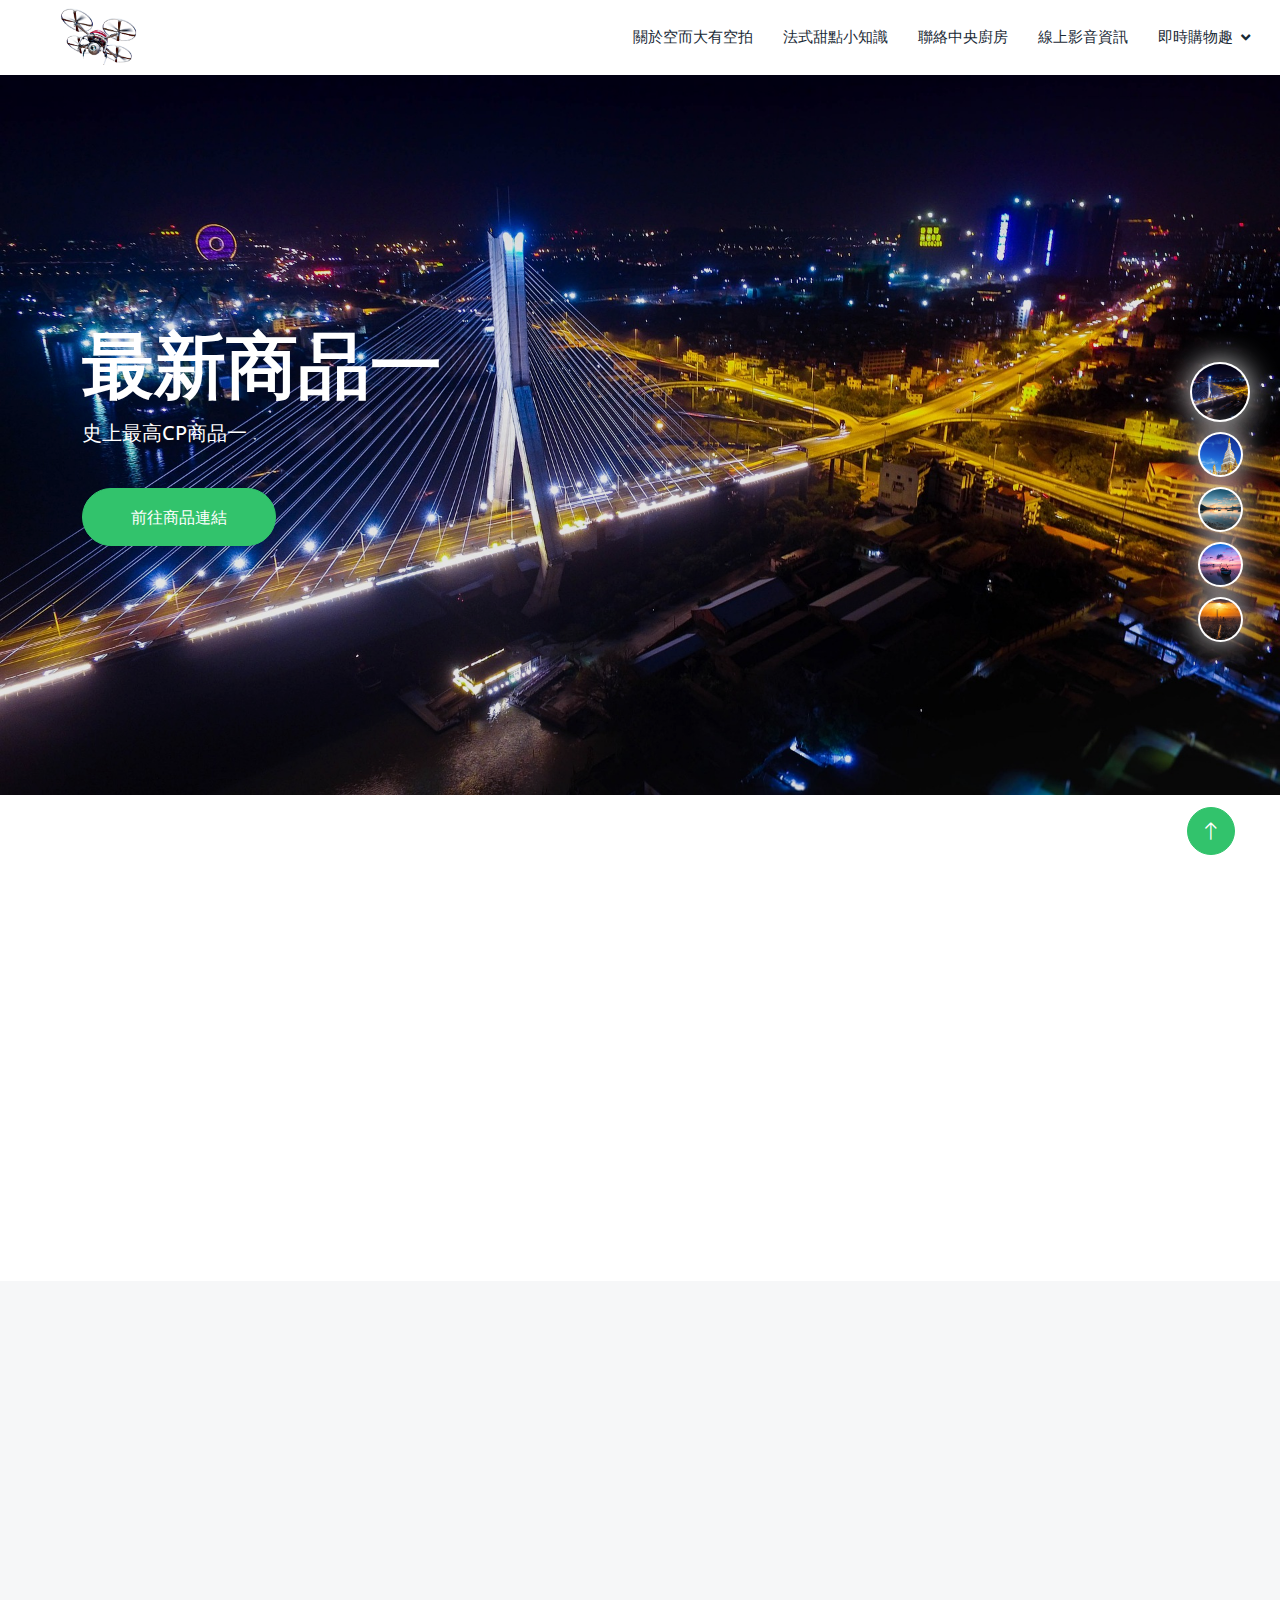
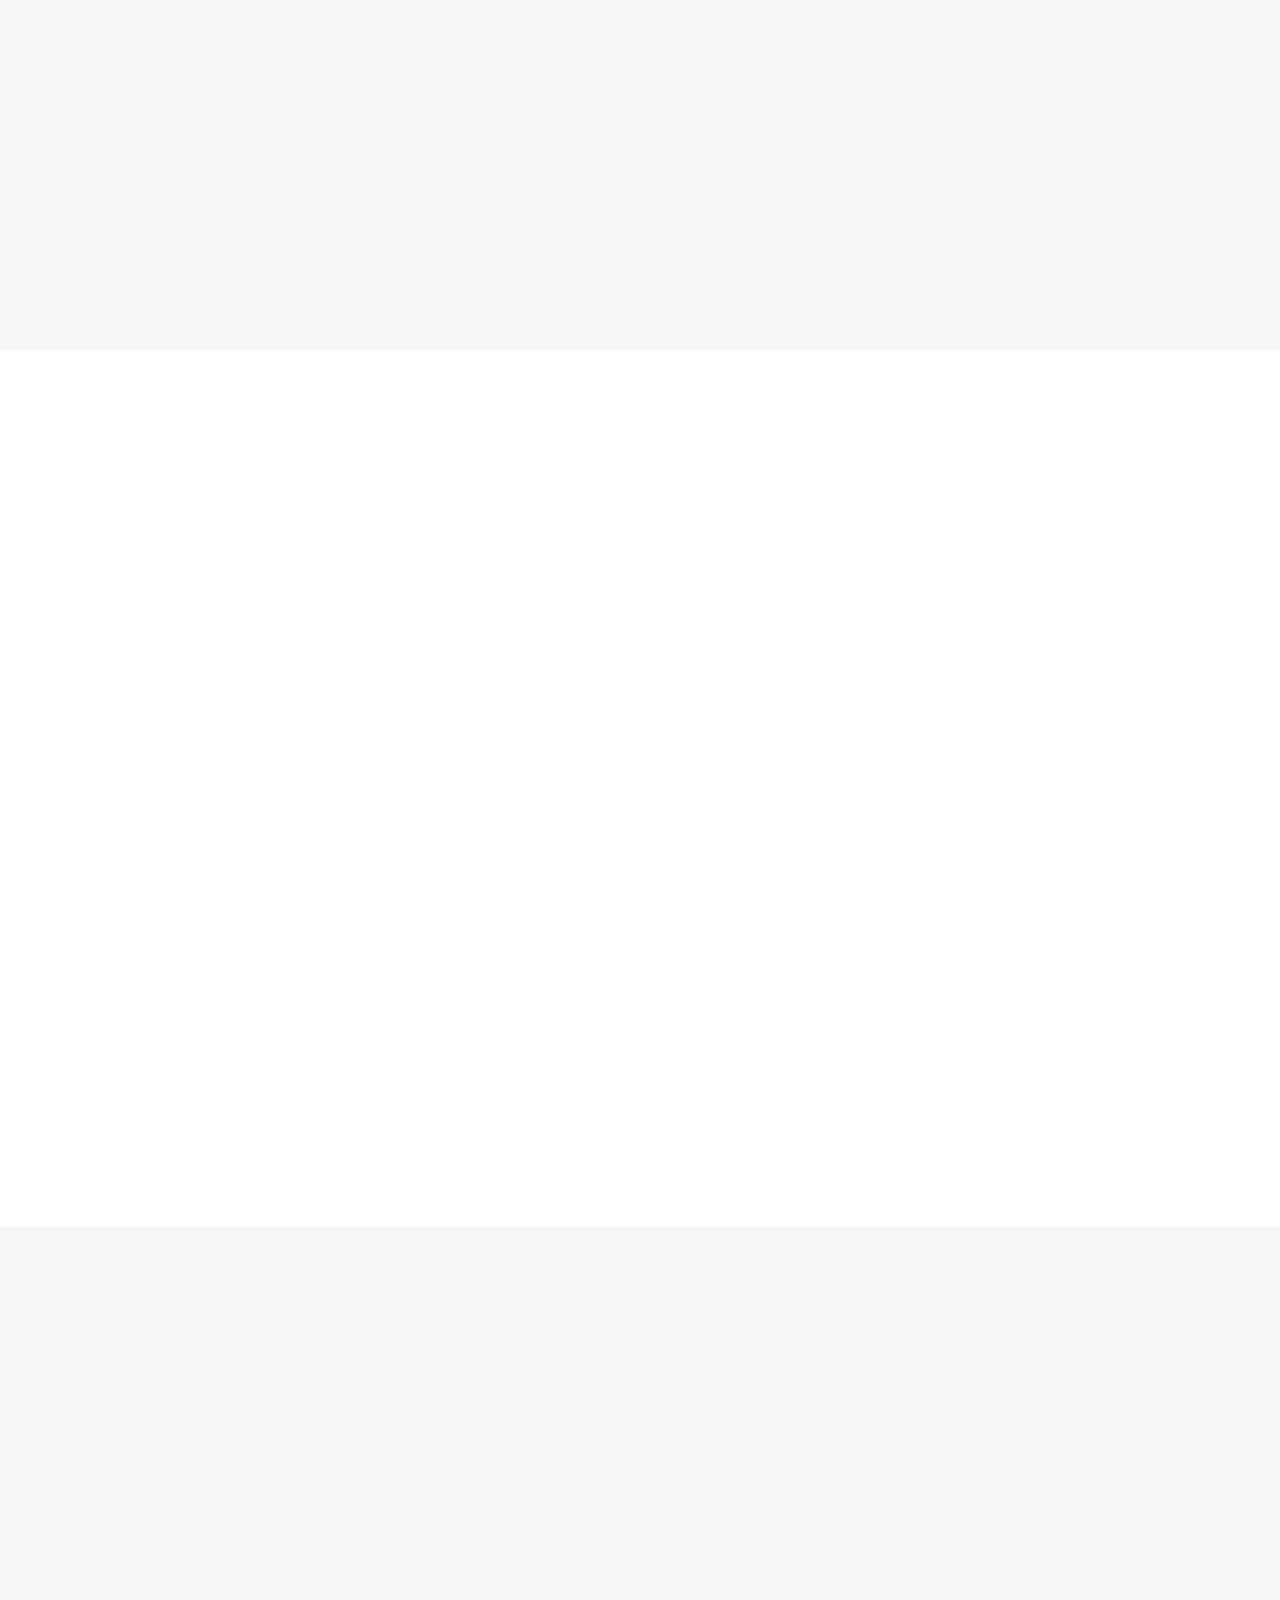
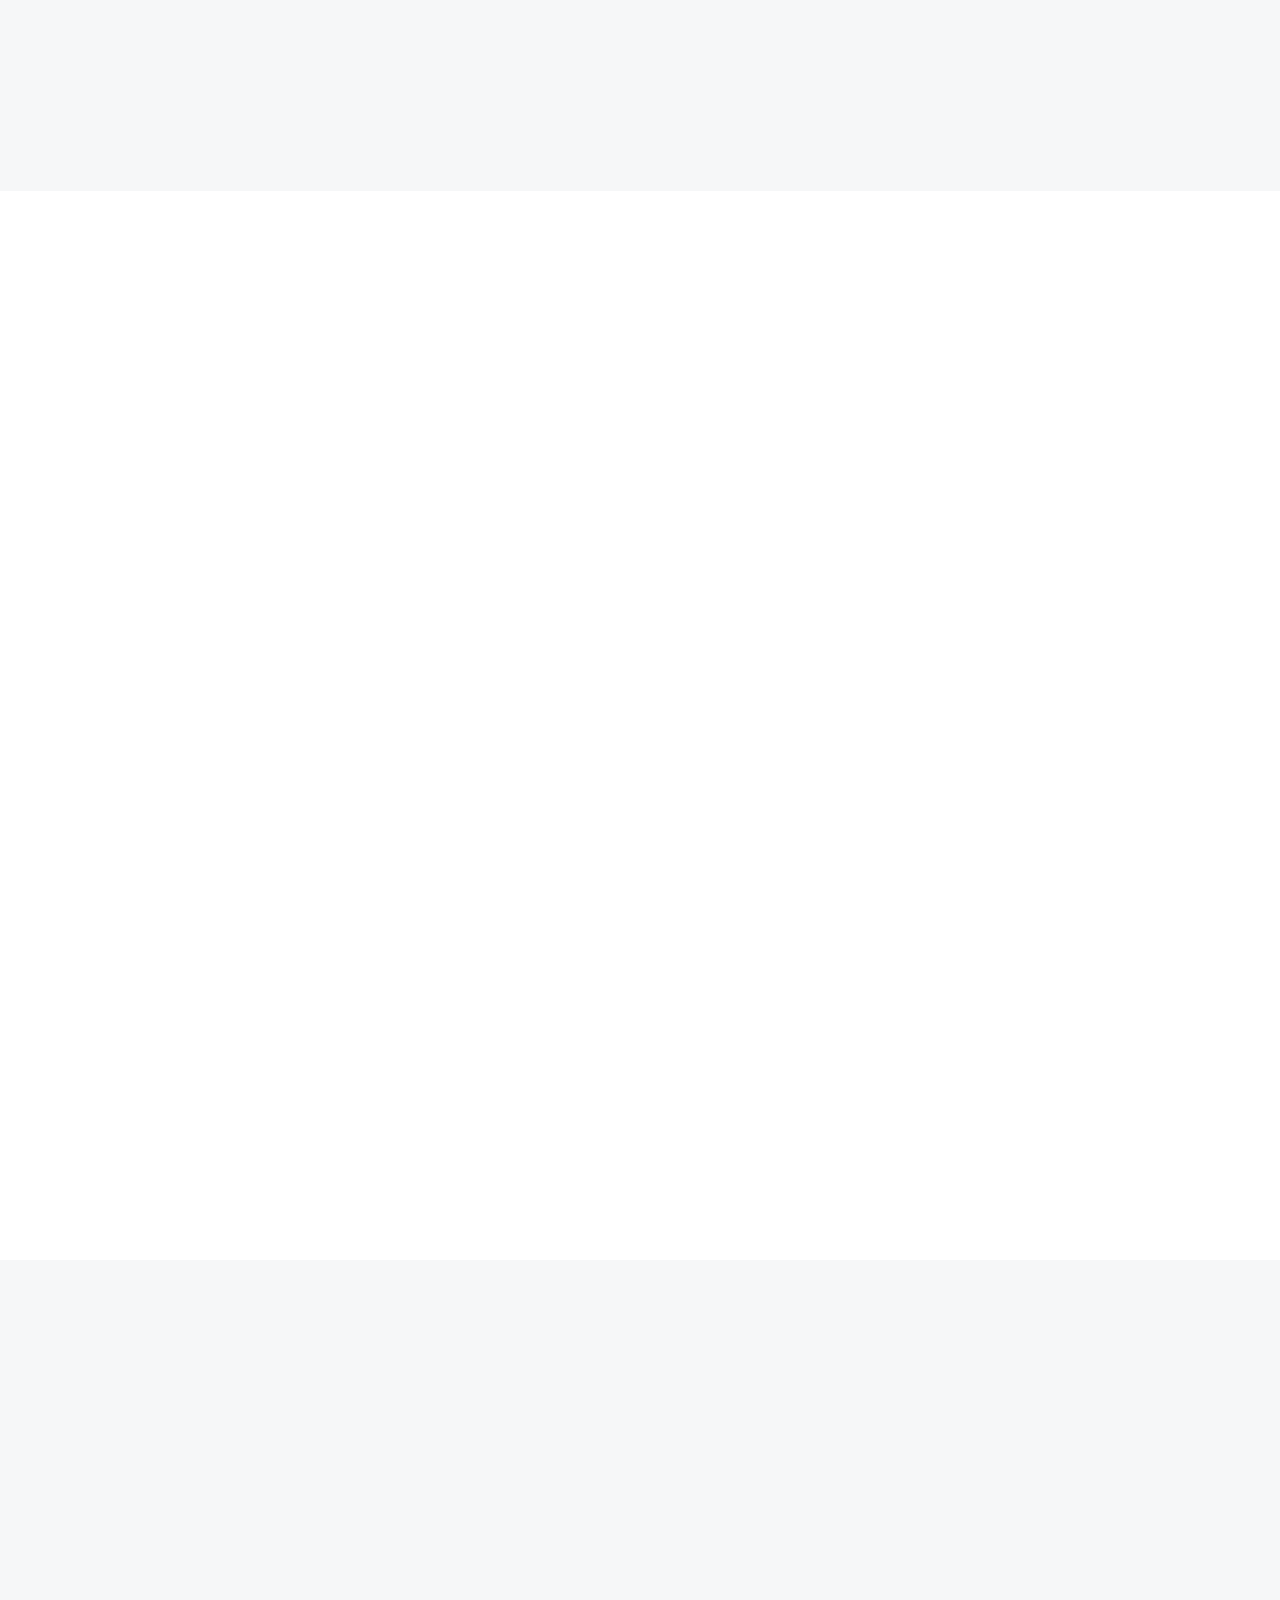
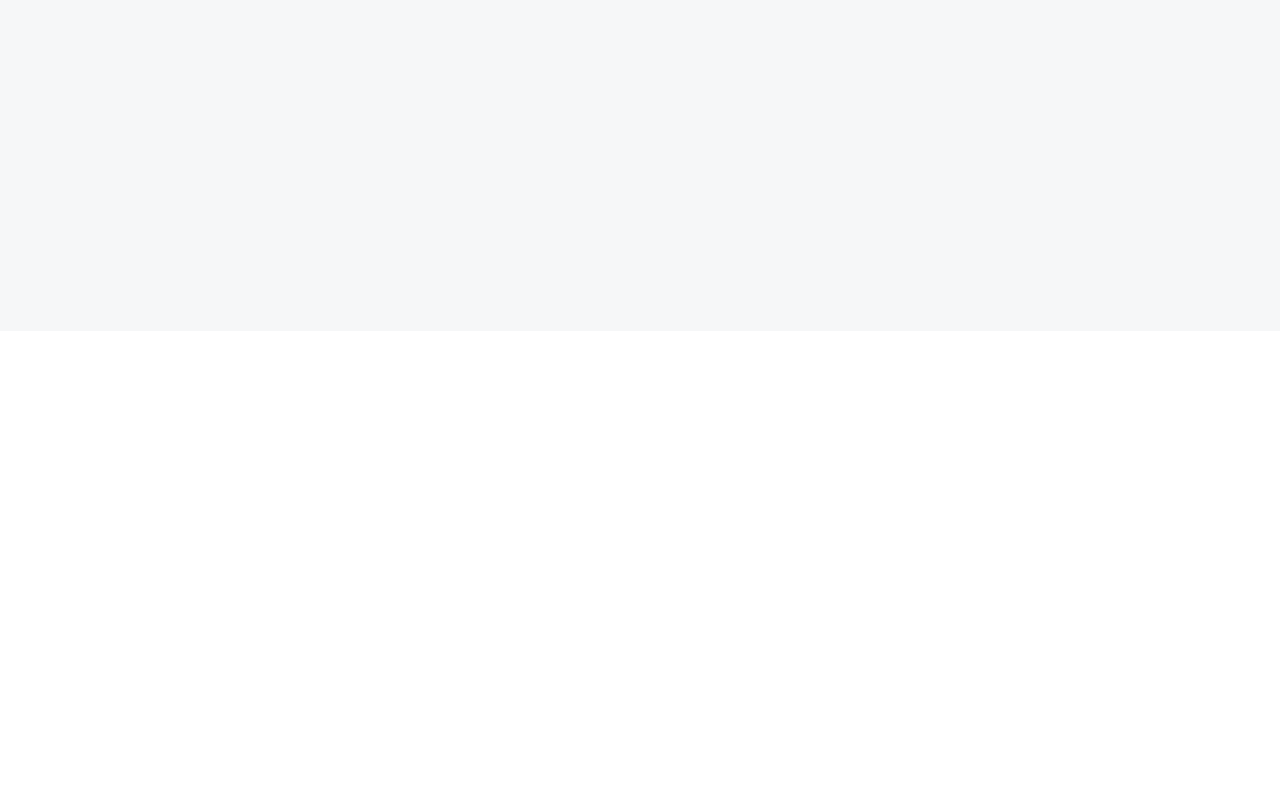
<file: index.html>
<!DOCTYPE html>
<html lang="en">

<head>
    <meta charset="utf-8">
    <title>空拍 - 上帝視角</title>
    <meta content="width=device-width, initial-scale=1.0" name="viewport">
    <meta content="" name="keywords">
    <meta content="" name="description">

    <!-- Favicon | step 20, -->
    <link href="./img/favicon.svg" rel="icon">

    <!-- Google Web Fonts -->
    <link rel="preconnect" href="https://fonts.googleapis.com">
    <link rel="preconnect" href="https://fonts.gstatic.com" crossorigin>
    <link href="https://fonts.googleapis.com/css2?family=Open+Sans:wght@400;500&family=Roboto:wght@500;700;900&display=swap" rel="stylesheet"> 

    <!-- Icon Font Stylesheet -->
    <link href="https://cdnjs.cloudflare.com/ajax/libs/font-awesome/5.10.0/css/all.min.css" rel="stylesheet">
    <link href="https://cdn.jsdelivr.net/npm/bootstrap-icons@1.4.1/font/bootstrap-icons.css" rel="stylesheet">

    <!-- Libraries Stylesheet -->
    <link href="lib/animate/animate.min.css" rel="stylesheet">
    <link href="lib/owlcarousel/assets/owl.carousel.min.css" rel="stylesheet">
    <link href="lib/lightbox/css/lightbox.min.css" rel="stylesheet">

    <!-- Customized Bootstrap Stylesheet -->
    <link href="css/bootstrap.min.css" rel="stylesheet">

    <!-- Template Stylesheet -->
    <link href="css/style.css" rel="stylesheet">
</head>

<body>
    <!-- Spinner Start | 旋轉器 -->
    <div id="spinner" class="show bg-white position-fixed translate-middle w-100 vh-100 top-50 start-50 d-flex align-items-center justify-content-center">
        <div class="spinner-border text-primary" style="width: 3rem; height: 3rem;" role="status">
            <span class="sr-only">Loading...</span>
        </div>
    </div>
    <!-- Spinner End -->


    <!-- Topbar Start | step 04 (remark) -->
    <!-- <div class="container-fluid bg-dark p-0">
        <div class="row gx-0 d-none d-lg-flex">
            <div class="col-lg-7 px-5 text-start">
                <div class="h-100 d-inline-flex align-items-center me-4">
                    <small class="fa fa-map-marker-alt text-primary me-2"></small>
                    <small>123 Street, New York, USA</small>
                </div>
                <div class="h-100 d-inline-flex align-items-center">
                    <small class="far fa-clock text-primary me-2"></small>
                    <small>Mon - Fri : 09.00 AM - 09.00 PM</small>
                </div>
            </div>
            <div class="col-lg-5 px-5 text-end">
                <div class="h-100 d-inline-flex align-items-center me-4">
                    <small class="fa fa-phone-alt text-primary me-2"></small>
                    <small>+012 345 6789</small>
                </div>
                <div class="h-100 d-inline-flex align-items-center mx-n2">
                    <a class="btn btn-square btn-link rounded-0 border-0 border-end border-secondary" href=""><i class="fab fa-facebook-f"></i></a>
                    <a class="btn btn-square btn-link rounded-0 border-0 border-end border-secondary" href=""><i class="fab fa-twitter"></i></a>
                    <a class="btn btn-square btn-link rounded-0 border-0 border-end border-secondary" href=""><i class="fab fa-linkedin-in"></i></a>
                    <a class="btn btn-square btn-link rounded-0" href=""><i class="fab fa-instagram"></i></a>
                </div>
            </div>
        </div>
    </div> -->
    <!-- Topbar End -->


    <!-- Navbar Start | step 01, step 02, step 03, 21, -->
    <nav class="navbar navbar-expand-lg bg-white navbar-light sticky-top p-0">
        <a href="./index.html" class="navbar-brand d-flex align-items-center px-4 px-lg-5">
            <!-- <h2 class="m-0 text-primary">Solartec</h2> -->
            <img src="./img/brand1.png" alt="" height="100%">
        </a>
        <button type="button" class="navbar-toggler me-4" data-bs-toggle="collapse" data-bs-target="#navbarCollapse">
            <span class="navbar-toggler-icon"></span>
        </button>
        <div class="collapse navbar-collapse" id="navbarCollapse">
            <div class="navbar-nav ms-auto p-4 p-lg-0">
                <!-- <a href="./index.html" class="nav-item nav-link active">Home</a> -->
                <a href="./00about.html" class="nav-item nav-link">關於空而大有空拍</a>
                <a href="./00knowledge.html" class="nav-item nav-link">法式甜點小知識</a>
                <a href="./00contact.html" class="nav-item nav-link">聯絡中央廚房</a>
                <a href="./00video.html" class="nav-item nav-link">線上影音資訊</a>
                <div class="nav-item dropdown">
                    <a href="#" class="nav-link dropdown-toggle" data-bs-toggle="dropdown">即時購物趣</a>
                    <div class="dropdown-menu bg-light m-0">
                        <a href="./00fresh.html" class="dropdown-item">本日新鮮貨</a>
                        <a href="./00part.html" class="dropdown-item">熱門伴手禮</a>
                        <!-- <a href="team.html" class="dropdown-item">Our Team</a>
                        <a href="testimonial.html" class="dropdown-item">Testimonial</a>
                        <a href="404.html" class="dropdown-item">404 Page</a> -->
                    </div>
                </div>
                <!-- <a href="contact.html" class="nav-item nav-link">Contact</a> -->
            </div>
            <!-- <a href="" class="btn btn-primary rounded-0 py-4 px-lg-5 d-none d-lg-block">Get A Quote<i class="fa fa-arrow-right ms-3"></i></a> -->
        </div>
    </nav>
    <!-- Navbar End -->


    <!-- Carousel Start | step 11, step 12, -->
    <div class="container-fluid p-0 pb-5 wow fadeIn" data-wow-delay="0.1s">
        <div class="owl-carousel header-carousel position-relative">
            <div class="owl-carousel-item position-relative" data-dot="<img src='./img/carousel-1.jpg'>">
                <img class="img-fluid" src="./img/carousel-1.jpg" alt="">
                <div class="owl-carousel-inner">
                    <div class="container">
                        <div class="row justify-content-start">
                            <div class="col-10 col-lg-8">
                                <h1 class="display-2 text-white animated slideInDown">最新商品一</h1>
                                <p class="fs-5 fw-medium text-white mb-4 pb-3">史上最高CP商品一</p>
                                <a href="" class="btn btn-primary rounded-pill py-3 px-5 animated slideInLeft">前往商品連結</a>
                            </div>
                        </div>
                    </div>
                </div>
            </div>
            <div class="owl-carousel-item position-relative" data-dot="<img src='./img/carousel-2.jpg'>">
                <img class="img-fluid" src="./img/carousel-2.jpg" alt="">
                <div class="owl-carousel-inner">
                    <div class="container">
                        <div class="row justify-content-start">
                            <div class="col-10 col-lg-8">
                                <h1 class="display-2 text-white animated slideInDown">最新商品二</h1>
                                <p class="fs-5 fw-medium text-white mb-4 pb-3">史上最高CP商品二</p>
                                <a href="" class="btn btn-primary rounded-pill py-3 px-5 animated slideInLeft">前往商品連結</a>
                            </div>
                        </div>
                    </div>
                </div>
            </div>
            <div class="owl-carousel-item position-relative" data-dot="<img src='./img/carousel-3.jpg'>">
                <img class="img-fluid" src="./img/carousel-3.jpg" alt="">
                <div class="owl-carousel-inner">
                    <div class="container">
                        <div class="row justify-content-start">
                            <div class="col-10 col-lg-8">
                                <h1 class="display-2 text-white animated slideInDown">最新商品三</h1>
                                <p class="fs-5 fw-medium text-white mb-4 pb-3">史上最高CP商品三</p>
                                <a href="" class="btn btn-primary rounded-pill py-3 px-5 animated slideInLeft">前往商品連結</a>
                            </div>
                        </div>
                    </div>
                </div>
            </div>
            <div class="owl-carousel-item position-relative" data-dot="<img src='./img/carousel-4.jpg'>">
                <img class="img-fluid" src="./img/carousel-4.jpg" alt="">
                <div class="owl-carousel-inner">
                    <div class="container">
                        <div class="row justify-content-start">
                            <div class="col-10 col-lg-8">
                                <h1 class="display-2 text-white animated slideInDown">最新商品四</h1>
                                <p class="fs-5 fw-medium text-white mb-4 pb-3">史上最高CP商品四</p>
                                <a href="" class="btn btn-primary rounded-pill py-3 px-5 animated slideInLeft">前往商品連結</a>
                            </div>
                        </div>
                    </div>
                </div>
            </div>
            <div class="owl-carousel-item position-relative" data-dot="<img src='./img/carousel-5.jpg'>">
                <img class="img-fluid" src="./img/carousel-5.jpg" alt="">
                <div class="owl-carousel-inner">
                    <div class="container">
                        <div class="row justify-content-start">
                            <div class="col-10 col-lg-8">
                                <h1 class="display-2 text-white animated slideInDown">最新商品五</h1>
                                <p class="fs-5 fw-medium text-white mb-4 pb-3">史上最高CP商品五</p>
                                <a href="" class="btn btn-primary rounded-pill py-3 px-5 animated slideInLeft">前往商品連結</a>
                            </div>
                        </div>
                    </div>
                </div>
            </div>
        </div>
    </div>
    <!-- Carousel End -->


    <!-- Feature Start | a.動態數字 -->
    <div class="container-xxl py-5">
        <div class="container">
            <div class="row g-5">
                <div class="col-md-6 col-lg-3 wow fadeIn" data-wow-delay="0.1s">
                    <div class="d-flex align-items-center mb-4">
                        <div class="btn-lg-square bg-primary rounded-circle me-3">
                            <i class="fa fa-users text-white"></i>
                        </div>
                        <h1 class="mb-0" data-toggle="counter-up">3453</h1>
                    </div>
                    <h5 class="mb-3">Happy Customers</h5>
                    <span>Tempor erat elitr rebum at clita. Diam dolor diam ipsum sit</span>
                </div>
                <div class="col-md-6 col-lg-3 wow fadeIn" data-wow-delay="0.3s">
                    <div class="d-flex align-items-center mb-4">
                        <div class="btn-lg-square bg-primary rounded-circle me-3">
                            <i class="fa fa-check text-white"></i>
                        </div>
                        <h1 class="mb-0" data-toggle="counter-up">4234</h1>
                    </div>
                    <h5 class="mb-3">Project Done</h5>
                    <span>Tempor erat elitr rebum at clita. Diam dolor diam ipsum sit</span>
                </div>
                <div class="col-md-6 col-lg-3 wow fadeIn" data-wow-delay="0.5s">
                    <div class="d-flex align-items-center mb-4">
                        <div class="btn-lg-square bg-primary rounded-circle me-3">
                            <i class="fa fa-award text-white"></i>
                        </div>
                        <h1 class="mb-0" data-toggle="counter-up">3123</h1>
                    </div>
                    <h5 class="mb-3">Awards Win</h5>
                    <span>Tempor erat elitr rebum at clita. Diam dolor diam ipsum sit</span>
                </div>
                <div class="col-md-6 col-lg-3 wow fadeIn" data-wow-delay="0.7s">
                    <div class="d-flex align-items-center mb-4">
                        <div class="btn-lg-square bg-primary rounded-circle me-3">
                            <i class="fa fa-users-cog text-white"></i>
                        </div>
                        <h1 class="mb-0" data-toggle="counter-up">1831</h1>
                    </div>
                    <h5 class="mb-3">Expert Workers</h5>
                    <span>Tempor erat elitr rebum at clita. Diam dolor diam ipsum sit</span>
                </div>
            </div>
        </div>
    </div>
    <!-- Feature Start -->


    <!-- About Start -->
    <div class="container-fluid bg-light overflow-hidden my-5 px-lg-0">
        <div class="container about px-lg-0">
            <div class="row g-0 mx-lg-0">
                <div class="col-lg-6 ps-lg-0 wow fadeIn" data-wow-delay="0.1s" style="min-height: 400px;">
                    <div class="position-relative h-100">
                        <img class="position-absolute img-fluid w-100 h-100" src="img/about.jpg" style="object-fit: cover;" alt="">
                    </div>
                </div>
                <div class="col-lg-6 about-text py-5 wow fadeIn" data-wow-delay="0.5s">
                    <div class="p-lg-5 pe-lg-0">
                        <h6 class="text-primary">About Us</h6>
                        <h1 class="mb-4">25+ Years Experience In Solar & Renewable Energy Industry</h1>
                        <p>Tempor erat elitr rebum at clita. Diam dolor diam ipsum sit. Aliqu diam amet diam et eos. Clita erat ipsum et lorem et sit, sed stet lorem sit clita duo justo erat amet</p>
                        <p><i class="fa fa-check-circle text-primary me-3"></i>Diam dolor diam ipsum</p>
                        <p><i class="fa fa-check-circle text-primary me-3"></i>Aliqu diam amet diam et eos</p>
                        <p><i class="fa fa-check-circle text-primary me-3"></i>Tempor erat elitr rebum at clita</p>
                        <a href="" class="btn btn-primary rounded-pill py-3 px-5 mt-3">Explore More</a>
                    </div>
                </div>
            </div>
        </div>
    </div>
    <!-- About End -->


    <!-- Service Start | step 15, -->
    <div class="container-xxl py-5">
        <div class="container">
            <div class="text-center mx-auto mb-5 wow fadeInUp" data-wow-delay="0.1s" style="max-width: 600px;">
                <h6 class="text-primary">新消費訊息</h6>
                <h1 class="mb-4">即日起買十送一</h1>
            </div>
            <div class="row g-6">
                <div class="col-md-6 col-lg-6 wow fadeInUp" data-wow-delay="0.1s">
                    <div class="service-item rounded overflow-hidden">
                        <img class="img-fluid" src="./img/gallery-1.jpg" alt="">
                        <div class="position-relative p-4 pt-0">
                            <div class="service-icon">
                                <i class="fa fa-solar-panel fa-3x"></i>
                            </div>
                            <h4 class="mb-3">本日新鮮GO</h4>
                            <p>Stet stet justo dolor sed duo. Ut clita sea sit ipsum diam lorem diam.</p>
                            <!-- <a class="small fw-medium" href="">Read More<i class="fa fa-arrow-right ms-2"></i></a> -->
                        </div>
                    </div>
                </div>
                <div class="col-md-6 col-lg-6 wow fadeInUp" data-wow-delay="0.3s">
                    <div class="service-item rounded overflow-hidden">
                        <img class="img-fluid" src="./img/gallery-2.jpg" width="86.5%" alt="">
                        <div class="position-relative p-4 pt-0">
                            <div class="service-icon">
                                <i class="fa fa-wind fa-3x"></i>
                            </div>
                            <h4 class="mb-3">宅宅送到家</h4>
                            <p>Stet stet justo dolor sed duo. Ut clita sea sit ipsum diam lorem diam.</p>
                            <!-- <a class="small fw-medium" href="">Read More<i class="fa fa-arrow-right ms-2"></i></a> -->
                        </div>
                    </div>
                </div>
                <!-- <div class="col-md-6 col-lg-4 wow fadeInUp" data-wow-delay="0.5s">
                    <div class="service-item rounded overflow-hidden">
                        <img class="img-fluid" src="img/img-600x400-3.jpg" alt="">
                        <div class="position-relative p-4 pt-0">
                            <div class="service-icon">
                                <i class="fa fa-lightbulb fa-3x"></i>
                            </div>
                            <h4 class="mb-3">Hydropower Plants</h4>
                            <p>Stet stet justo dolor sed duo. Ut clita sea sit ipsum diam lorem diam.</p>
                            <a class="small fw-medium" href="">Read More<i class="fa fa-arrow-right ms-2"></i></a>
                        </div>
                    </div>
                </div>
                <div class="col-md-6 col-lg-4 wow fadeInUp" data-wow-delay="0.1s">
                    <div class="service-item rounded overflow-hidden">
                        <img class="img-fluid" src="img/img-600x400-4.jpg" alt="">
                        <div class="position-relative p-4 pt-0">
                            <div class="service-icon">
                                <i class="fa fa-solar-panel fa-3x"></i>
                            </div>
                            <h4 class="mb-3">Solar Panels</h4>
                            <p>Stet stet justo dolor sed duo. Ut clita sea sit ipsum diam lorem diam.</p>
                            <a class="small fw-medium" href="">Read More<i class="fa fa-arrow-right ms-2"></i></a>
                        </div>
                    </div>
                </div>
                <div class="col-md-6 col-lg-4 wow fadeInUp" data-wow-delay="0.3s">
                    <div class="service-item rounded overflow-hidden">
                        <img class="img-fluid" src="img/img-600x400-5.jpg" alt="">
                        <div class="position-relative p-4 pt-0">
                            <div class="service-icon">
                                <i class="fa fa-wind fa-3x"></i>
                            </div>
                            <h4 class="mb-3">Wind Turbines</h4>
                            <p>Stet stet justo dolor sed duo. Ut clita sea sit ipsum diam lorem diam.</p>
                            <a class="small fw-medium" href="">Read More<i class="fa fa-arrow-right ms-2"></i></a>
                        </div>
                    </div>
                </div>
                <div class="col-md-6 col-lg-4 wow fadeInUp" data-wow-delay="0.5s">
                    <div class="service-item rounded overflow-hidden">
                        <img class="img-fluid" src="img/img-600x400-6.jpg" alt="">
                        <div class="position-relative p-4 pt-0">
                            <div class="service-icon">
                                <i class="fa fa-lightbulb fa-3x"></i>
                            </div>
                            <h4 class="mb-3">Hydropower Plants</h4>
                            <p>Stet stet justo dolor sed duo. Ut clita sea sit ipsum diam lorem diam.</p>
                            <a class="small fw-medium" href="">Read More<i class="fa fa-arrow-right ms-2"></i></a>
                        </div>
                    </div>
                </div> -->
            </div>
        </div>
    </div>
    <!-- Service End -->


    <!-- Feature Start | b.2欄式 -->
    <div class="container-fluid bg-light overflow-hidden my-5 px-lg-0">
        <div class="container feature px-lg-0">
            <div class="row g-0 mx-lg-0">
                <div class="col-lg-6 feature-text py-5 wow fadeIn" data-wow-delay="0.1s">
                    <div class="p-lg-5 ps-lg-0">
                        <h6 class="text-primary">Why Choose Us!</h6>
                        <h1 class="mb-4">Complete Commercial & Residential Solar Systems</h1>
                        <p class="mb-4 pb-2">Tempor erat elitr rebum at clita. Diam dolor diam ipsum sit. Aliqu diam amet diam et eos. Clita erat ipsum et lorem et sit, sed stet lorem sit clita duo justo erat amet</p>
                        <div class="row g-4">
                            <div class="col-6">
                                <div class="d-flex align-items-center">
                                    <div class="btn-lg-square bg-primary rounded-circle">
                                        <i class="fa fa-check text-white"></i>
                                    </div>
                                    <div class="ms-4">
                                        <p class="mb-0">Quality</p>
                                        <h5 class="mb-0">Services</h5>
                                    </div>
                                </div>
                            </div>
                            <div class="col-6">
                                <div class="d-flex align-items-center">
                                    <div class="btn-lg-square bg-primary rounded-circle">
                                        <i class="fa fa-user-check text-white"></i>
                                    </div>
                                    <div class="ms-4">
                                        <p class="mb-0">Expert</p>
                                        <h5 class="mb-0">Workers</h5>
                                    </div>
                                </div>
                            </div>
                            <div class="col-6">
                                <div class="d-flex align-items-center">
                                    <div class="btn-lg-square bg-primary rounded-circle">
                                        <i class="fa fa-drafting-compass text-white"></i>
                                    </div>
                                    <div class="ms-4">
                                        <p class="mb-0">Free</p>
                                        <h5 class="mb-0">Consultation</h5>
                                    </div>
                                </div>
                            </div>
                            <div class="col-6">
                                <div class="d-flex align-items-center">
                                    <div class="btn-lg-square bg-primary rounded-circle">
                                        <i class="fa fa-headphones text-white"></i>
                                    </div>
                                    <div class="ms-4">
                                        <p class="mb-0">Customer</p>
                                        <h5 class="mb-0">Support</h5>
                                    </div>
                                </div>
                            </div>
                        </div>
                    </div>
                </div>
                <div class="col-lg-6 pe-lg-0 wow fadeIn" data-wow-delay="0.5s" style="min-height: 400px;">
                    <div class="position-relative h-100">
                        <img class="position-absolute img-fluid w-100 h-100" src="img/feature.jpg" style="object-fit: cover;" alt="">
                    </div>
                </div>
            </div>
        </div>
    </div>
    <!-- Feature End -->


    <!-- Projects Start | step 16, -->
    <div class="container-xxl py-5">
        <div class="container">
            <div class="text-center mx-auto mb-5 wow fadeInUp" data-wow-delay="0.1s" style="max-width: 600px;">
                <h6 class="text-primary">對於畫面品質的堅持</h6>
                <h1 class="mb-4">Visit Our insist Projects</h1>
            </div>
            <div class="row mt-n2 wow fadeInUp" data-wow-delay="0.3s">
                <div class="col-12 text-center">
                    <ul class="list-inline mb-5" id="portfolio-flters">
                        <li class="mx-2 active" data-filter="*">全部商品</li>
                        <li class="mx-2" data-filter=".first">童話餅乾</li>
                        <li class="mx-2" data-filter=".second">故事蛋糕</li>
                        <li class="mx-2" data-filter=".third">手工禮盒</li>
                        <li class="mx-2" data-filter=".fourth">咪咪土司</li>
                    </ul>
                </div>
            </div>
            <div class="row g-4 portfolio-container wow fadeInUp" data-wow-delay="0.5s">
                <div class="col-lg-4 col-md-6 portfolio-item first">
                    <div class="portfolio-img rounded overflow-hidden">
                        <img class="img-fluid" src="./img/air1.jpg" alt="">
                        <div class="portfolio-btn">
                            <a class="btn btn-lg-square btn-outline-light rounded-circle mx-1" href="./img/air1.jpg" data-lightbox="portfolio"><i class="fa fa-eye"></i></a>
                            <!-- <a class="btn btn-lg-square btn-outline-light rounded-circle mx-1" href=""><i class="fa fa-link"></i></a> -->
                        </div>
                    </div>
                    <!-- <div class="pt-3">
                        <p class="text-primary mb-0">Solar Panels</p>
                        <hr class="text-primary w-25 my-2">
                        <h5 class="lh-base">We Are pioneers of solar & renewable energy industry</h5>
                    </div> -->
                </div>
                <div class="col-lg-4 col-md-6 portfolio-item second">
                    <div class="portfolio-img rounded overflow-hidden">
                        <img class="img-fluid" src="./img/air2.jpg" alt="">
                        <div class="portfolio-btn">
                            <a class="btn btn-lg-square btn-outline-light rounded-circle mx-1" href="./img/air2.jpg" data-lightbox="portfolio"><i class="fa fa-eye"></i></a>
                            <!-- <a class="btn btn-lg-square btn-outline-light rounded-circle mx-1" href=""><i class="fa fa-link"></i></a> -->
                        </div>
                    </div>
                    <!-- <div class="pt-3">
                        <p class="text-primary mb-0">Wind Turbines</p>
                        <hr class="text-primary w-25 my-2">
                        <h5 class="lh-base">We Are pioneers of solar & renewable energy industry</h5>
                    </div> -->
                </div>
                <div class="col-lg-4 col-md-6 portfolio-item third">
                    <div class="portfolio-img rounded overflow-hidden">
                        <img class="img-fluid" src="./img/air3.jpg" alt="">
                        <div class="portfolio-btn">
                            <a class="btn btn-lg-square btn-outline-light rounded-circle mx-1" href="./img/air3.jpg" data-lightbox="portfolio"><i class="fa fa-eye"></i></a>
                            <!-- <a class="btn btn-lg-square btn-outline-light rounded-circle mx-1" href=""><i class="fa fa-link"></i></a> -->
                        </div>
                    </div>
                    <!-- <div class="pt-3">
                        <p class="text-primary mb-0">Hydropower Plants</p>
                        <hr class="text-primary w-25 my-2">
                        <h5 class="lh-base">We Are pioneers of solar & renewable energy industry</h5>
                    </div> -->
                </div>
                <div class="col-lg-4 col-md-6 portfolio-item first">
                    <div class="portfolio-img rounded overflow-hidden">
                        <img class="img-fluid" src="./img/air4.jpg" alt="">
                        <div class="portfolio-btn">
                            <a class="btn btn-lg-square btn-outline-light rounded-circle mx-1" href="./img/air4.jpg" data-lightbox="portfolio"><i class="fa fa-eye"></i></a>
                            <!-- <a class="btn btn-lg-square btn-outline-light rounded-circle mx-1" href=""><i class="fa fa-link"></i></a> -->
                        </div>
                    </div>
                    <!-- <div class="pt-3">
                        <p class="text-primary mb-0">Solar Panels</p>
                        <hr class="text-primary w-25 my-2">
                        <h5 class="lh-base">We Are pioneers of solar & renewable energy industry</h5>
                    </div> -->
                </div>
                <div class="col-lg-4 col-md-6 portfolio-item second">
                    <div class="portfolio-img rounded overflow-hidden">
                        <img class="img-fluid" src="./img/air5.jpg" alt="">
                        <div class="portfolio-btn">
                            <a class="btn btn-lg-square btn-outline-light rounded-circle mx-1" href="./img/air5.jpg" data-lightbox="portfolio"><i class="fa fa-eye"></i></a>
                            <!-- <a class="btn btn-lg-square btn-outline-light rounded-circle mx-1" href=""><i class="fa fa-link"></i></a> -->
                        </div>
                    </div>
                    <!-- <div class="pt-3">
                        <p class="text-primary mb-0">Wind Turbines</p>
                        <hr class="text-primary w-25 my-2">
                        <h5 class="lh-base">We Are pioneers of solar & renewable energy industry</h5>
                    </div> -->
                </div>
                <div class="col-lg-4 col-md-6 portfolio-item third">
                    <div class="portfolio-img rounded overflow-hidden">
                        <img class="img-fluid" src="./img/air6.jpg" alt="">
                        <div class="portfolio-btn">
                            <a class="btn btn-lg-square btn-outline-light rounded-circle mx-1" href="./img/air6.jpg" data-lightbox="portfolio"><i class="fa fa-eye"></i></a>
                            <!-- <a class="btn btn-lg-square btn-outline-light rounded-circle mx-1" href=""><i class="fa fa-link"></i></a> -->
                        </div>
                    </div>
                    <!-- <div class="pt-3">
                        <p class="text-primary mb-0">Hydropower Plants</p>
                        <hr class="text-primary w-25 my-2">
                        <h5 class="lh-base">We Are pioneers of solar & renewable energy industry</h5>
                    </div> -->
                </div>
                <div class="col-lg-4 col-md-6 portfolio-item fourth">
                    <div class="portfolio-img rounded overflow-hidden">
                        <img class="img-fluid" src="./img/air7.jpg" alt="">
                        <div class="portfolio-btn">
                            <a class="btn btn-lg-square btn-outline-light rounded-circle mx-1" href="./img/air7.jpg" data-lightbox="portfolio"><i class="fa fa-eye"></i></a>
                            <!-- <a class="btn btn-lg-square btn-outline-light rounded-circle mx-1" href=""><i class="fa fa-link"></i></a> -->
                        </div>
                    </div>
                    <!-- <div class="pt-3">
                        <p class="text-primary mb-0">Hydropower Plants</p>
                        <hr class="text-primary w-25 my-2">
                        <h5 class="lh-base">We Are pioneers of solar & renewable energy industry</h5>
                    </div> -->
                </div>
            </div>
        </div>
    </div>
    <!-- Projects End -->


    <!-- Quote Start -->
    <div class="container-fluid bg-light overflow-hidden my-5 px-lg-0">
        <div class="container quote px-lg-0">
            <div class="row g-0 mx-lg-0">
                <div class="col-lg-6 ps-lg-0 wow fadeIn" data-wow-delay="0.1s" style="min-height: 400px;">
                    <div class="position-relative h-100">
                        <img class="position-absolute img-fluid w-100 h-100" src="img/quote.jpg" style="object-fit: cover;" alt="">
                    </div>
                </div>
                <div class="col-lg-6 quote-text py-5 wow fadeIn" data-wow-delay="0.5s">
                    <div class="p-lg-5 pe-lg-0">
                        <h6 class="text-primary">Free Quote</h6>
                        <h1 class="mb-4">Get A Free Quote</h1>
                        <p class="mb-4 pb-2">Tempor erat elitr rebum at clita. Diam dolor diam ipsum sit. Aliqu diam amet diam et eos. Clita erat ipsum et lorem et sit, sed stet lorem sit clita duo justo erat amet</p>
                        <form>
                            <div class="row g-3">
                                <div class="col-12 col-sm-6">
                                    <input type="text" class="form-control border-0" placeholder="Your Name" style="height: 55px;">
                                </div>
                                <div class="col-12 col-sm-6">
                                    <input type="email" class="form-control border-0" placeholder="Your Email" style="height: 55px;">
                                </div>
                                <div class="col-12 col-sm-6">
                                    <input type="text" class="form-control border-0" placeholder="Your Mobile" style="height: 55px;">
                                </div>
                                <div class="col-12 col-sm-6">
                                    <select class="form-select border-0" style="height: 55px;">
                                        <option selected>Select A Service</option>
                                        <option value="1">Service 1</option>
                                        <option value="2">Service 2</option>
                                        <option value="3">Service 3</option>
                                    </select>
                                </div>
                                <div class="col-12">
                                    <textarea class="form-control border-0" placeholder="Special Note"></textarea>
                                </div>
                                <div class="col-12">
                                    <button class="btn btn-primary rounded-pill py-3 px-5" type="submit">Submit</button>
                                </div>
                            </div>
                        </form>
                    </div>
                </div>
            </div>
        </div>
    </div>
    <!-- Quote End -->


    <!-- Team Start | step 05 (remark) -->
    <!-- <div class="container-xxl py-5">
        <div class="container">
            <div class="text-center mx-auto mb-5 wow fadeInUp" data-wow-delay="0.1s" style="max-width: 600px;">
                <h6 class="text-primary">Team Member</h6>
                <h1 class="mb-4">Experienced Team Members</h1>
            </div>
            <div class="row g-4">
                <div class="col-lg-4 col-md-6 wow fadeInUp" data-wow-delay="0.1s">
                    <div class="team-item rounded overflow-hidden">
                        <div class="d-flex">
                            <img class="img-fluid w-75" src="img/team-1.jpg" alt="">
                            <div class="team-social w-25">
                                <a class="btn btn-lg-square btn-outline-primary rounded-circle mt-3" href=""><i class="fab fa-facebook-f"></i></a>
                                <a class="btn btn-lg-square btn-outline-primary rounded-circle mt-3" href=""><i class="fab fa-twitter"></i></a>
                                <a class="btn btn-lg-square btn-outline-primary rounded-circle mt-3" href=""><i class="fab fa-instagram"></i></a>
                            </div>
                        </div>
                        <div class="p-4">
                            <h5>Full Name</h5>
                            <span>Designation</span>
                        </div>
                    </div>
                </div>
                <div class="col-lg-4 col-md-6 wow fadeInUp" data-wow-delay="0.3s">
                    <div class="team-item rounded overflow-hidden">
                        <div class="d-flex">
                            <img class="img-fluid w-75" src="img/team-2.jpg" alt="">
                            <div class="team-social w-25">
                                <a class="btn btn-lg-square btn-outline-primary rounded-circle mt-3" href=""><i class="fab fa-facebook-f"></i></a>
                                <a class="btn btn-lg-square btn-outline-primary rounded-circle mt-3" href=""><i class="fab fa-twitter"></i></a>
                                <a class="btn btn-lg-square btn-outline-primary rounded-circle mt-3" href=""><i class="fab fa-instagram"></i></a>
                            </div>
                        </div>
                        <div class="p-4">
                            <h5>Full Name</h5>
                            <span>Designation</span>
                        </div>
                    </div>
                </div>
                <div class="col-lg-4 col-md-6 wow fadeInUp" data-wow-delay="0.5s">
                    <div class="team-item rounded overflow-hidden">
                        <div class="d-flex">
                            <img class="img-fluid w-75" src="img/team-3.jpg" alt="">
                            <div class="team-social w-25">
                                <a class="btn btn-lg-square btn-outline-primary rounded-circle mt-3" href=""><i class="fab fa-facebook-f"></i></a>
                                <a class="btn btn-lg-square btn-outline-primary rounded-circle mt-3" href=""><i class="fab fa-twitter"></i></a>
                                <a class="btn btn-lg-square btn-outline-primary rounded-circle mt-3" href=""><i class="fab fa-instagram"></i></a>
                            </div>
                        </div>
                        <div class="p-4">
                            <h5>Full Name</h5>
                            <span>Designation</span>
                        </div>
                    </div>
                </div>
            </div>
        </div>
    </div> -->
    <!-- Team End -->


    <!-- Testimonial Start | step 06 (remark) -->
    <!-- <div class="container-xxl py-5">
        <div class="container">
            <div class="text-center mx-auto mb-5 wow fadeInUp" data-wow-delay="0.1s" style="max-width: 600px;">
                <h6 class="text-primary">Testimonial</h6>
                <h1 class="mb-4">What Our Clients Say!</h1>
            </div>
            <div class="owl-carousel testimonial-carousel wow fadeInUp" data-wow-delay="0.1s">
                <div class="testimonial-item text-center">
                    <div class="testimonial-img position-relative">
                        <img class="img-fluid rounded-circle mx-auto mb-5" src="img/testimonial-1.jpg">
                        <div class="btn-square bg-primary rounded-circle">
                            <i class="fa fa-quote-left text-white"></i>
                        </div>
                    </div>
                    <div class="testimonial-text text-center rounded p-4">
                        <p>Clita clita tempor justo dolor ipsum amet kasd amet duo justo duo duo labore sed sed. Magna ut diam sit et amet stet eos sed clita erat magna elitr erat sit sit erat at rebum justo sea clita.</p>
                        <h5 class="mb-1">Client Name</h5>
                        <span class="fst-italic">Profession</span>
                    </div>
                </div>
                <div class="testimonial-item text-center">
                    <div class="testimonial-img position-relative">
                        <img class="img-fluid rounded-circle mx-auto mb-5" src="img/testimonial-2.jpg">
                        <div class="btn-square bg-primary rounded-circle">
                            <i class="fa fa-quote-left text-white"></i>
                        </div>
                    </div>
                    <div class="testimonial-text text-center rounded p-4">
                        <p>Clita clita tempor justo dolor ipsum amet kasd amet duo justo duo duo labore sed sed. Magna ut diam sit et amet stet eos sed clita erat magna elitr erat sit sit erat at rebum justo sea clita.</p>
                        <h5 class="mb-1">Client Name</h5>
                        <span class="fst-italic">Profession</span>
                    </div>
                </div>
                <div class="testimonial-item text-center">
                    <div class="testimonial-img position-relative">
                        <img class="img-fluid rounded-circle mx-auto mb-5" src="img/testimonial-3.jpg">
                        <div class="btn-square bg-primary rounded-circle">
                            <i class="fa fa-quote-left text-white"></i>
                        </div>
                    </div>
                    <div class="testimonial-text text-center rounded p-4">
                        <p>Clita clita tempor justo dolor ipsum amet kasd amet duo justo duo duo labore sed sed. Magna ut diam sit et amet stet eos sed clita erat magna elitr erat sit sit erat at rebum justo sea clita.</p>
                        <h5 class="mb-1">Client Name</h5>
                        <span class="fst-italic">Profession</span>
                    </div>
                </div>
            </div>
        </div>
    </div> -->
    <!-- Testimonial End -->


    <!-- Footer Start | step 13, -->
    <div class="container-fluid bg-dark text-body footer mt-5 pt-5 wow fadeIn" data-wow-delay="0.1s">
        <div class="container py-5">
            <div class="row g-5">
                <div class="col-lg-4 col-md-6">
                    <h5 class="text-white mb-4">我們的故事</h5>
                    <a class="btn btn-link" href="">品牌故事</a>
                    <a class="btn btn-link" href="">產品介紹</a>
                    <a class="btn btn-link" href="">空拍小教室</a>
                    <a class="btn btn-link" href="">最新產品</a>
                    <a class="btn btn-link" href="">隱私權條款</a>
                </div>
                <div class="col-lg-4 col-md-6">
                    <h5 class="text-white mb-4">店鋪資訊</h5>
                    <p class="mb-2"><i class="fa fa-map-marker-alt me-3"></i>高雄市三民區博愛路</p>
                    <p class="mb-2"><i class="fa fa-phone-alt me-3"></i>(07) 313 - 1313</p>
                    <p class="mb-2"><i class="fa fa-envelope me-3"></i>peterchang72@gmail.com</p>
                </div>
                <!-- <div class="col-lg-3 col-md-6">
                    <h5 class="text-white mb-4">Project Gallery</h5>
                    <div class="row g-2">
                        <div class="col-4">
                            <img class="img-fluid rounded" src="img/gallery-1.jpg" alt="">
                        </div>
                        <div class="col-4">
                            <img class="img-fluid rounded" src="img/gallery-2.jpg" alt="">
                        </div>
                        <div class="col-4">
                            <img class="img-fluid rounded" src="img/gallery-3.jpg" alt="">
                        </div>
                        <div class="col-4">
                            <img class="img-fluid rounded" src="img/gallery-4.jpg" alt="">
                        </div>
                        <div class="col-4">
                            <img class="img-fluid rounded" src="img/gallery-5.jpg" alt="">
                        </div>
                        <div class="col-4">
                            <img class="img-fluid rounded" src="img/gallery-6.jpg" alt="">
                        </div>
                    </div>
                </div> -->
                <div class="col-lg-4 col-md-6">
                    <h5 class="text-white mb-4">訊息公告</h5>
                    <p>假裝放一張圖</p>
                    <div class="position-relative mx-auto" style="max-width: 400px;">
                        <!-- <input class="form-control border-0 w-100 py-3 ps-4 pe-5" type="text" placeholder="Your email">
                        <button type="button" class="btn btn-primary py-2 position-absolute top-0 end-0 mt-2 me-2">SignUp</button> -->
                    </div>
                    <div class="d-flex pt-2">
                        <a class="btn btn-square btn-outline-light btn-social" href=""><i class="fab fa-google"></i></a>
                        <a class="btn btn-square btn-outline-light btn-social" href=""><i class="fab fa-facebook-f"></i></a>
                        <a class="btn btn-square btn-outline-light btn-social" href=""><i class="fab fa-youtube"></i></a>
                        <a class="btn btn-square btn-outline-light btn-social" href=""><i class="fab fa-linkedin-in"></i></a>
                    </div>
                </div>
            </div>
        </div>
        <div class="container">
            <div class="copyright">
                <div class="row">
                    <div class="col-md-6 text-center text-md-start mb-3 mb-md-0">
                        &copy; <a href="#">空而大有空拍</a>, All Right Reserved.
                    </div>
                    <div class="col-md-6 text-center text-md-end">
                        <!--/*** This template is free as long as you keep the footer author’s credit link/attribution link/backlink. If you'd like to use the template without the footer author’s credit link/attribution link/backlink, you can purchase the Credit Removal License from "https://htmlcodex.com/credit-removal". Thank you for your support. ***/-->
                        Designed By <a href="https://htmlcodex.com">Peter Chang</a><br>
                        <!-- Distributed By: <a href="https://themewagon.com" target="_blank">ThemeWagon</a> -->
                    </div>
                </div>
            </div>
        </div>
    </div>
    <!-- Footer End -->


    <!-- Back to Top -->
    <a href="#" class="btn btn-lg btn-primary btn-lg-square rounded-circle back-to-top"><i class="bi bi-arrow-up"></i></a>


    <!-- JavaScript Libraries -->
    <script src="https://code.jquery.com/jquery-3.4.1.min.js"></script>
    <script src="https://cdn.jsdelivr.net/npm/bootstrap@5.0.0/dist/js/bootstrap.bundle.min.js"></script>
    <script src="lib/wow/wow.min.js"></script>
    <script src="lib/easing/easing.min.js"></script>
    <script src="lib/waypoints/waypoints.min.js"></script>
    <script src="lib/counterup/counterup.min.js"></script>
    <script src="lib/owlcarousel/owl.carousel.min.js"></script>
    <script src="lib/isotope/isotope.pkgd.min.js"></script>
    <script src="lib/lightbox/js/lightbox.min.js"></script>

    <!-- Template Javascript -->
    <script src="js/main.js"></script>
</body>

</html>
</file>
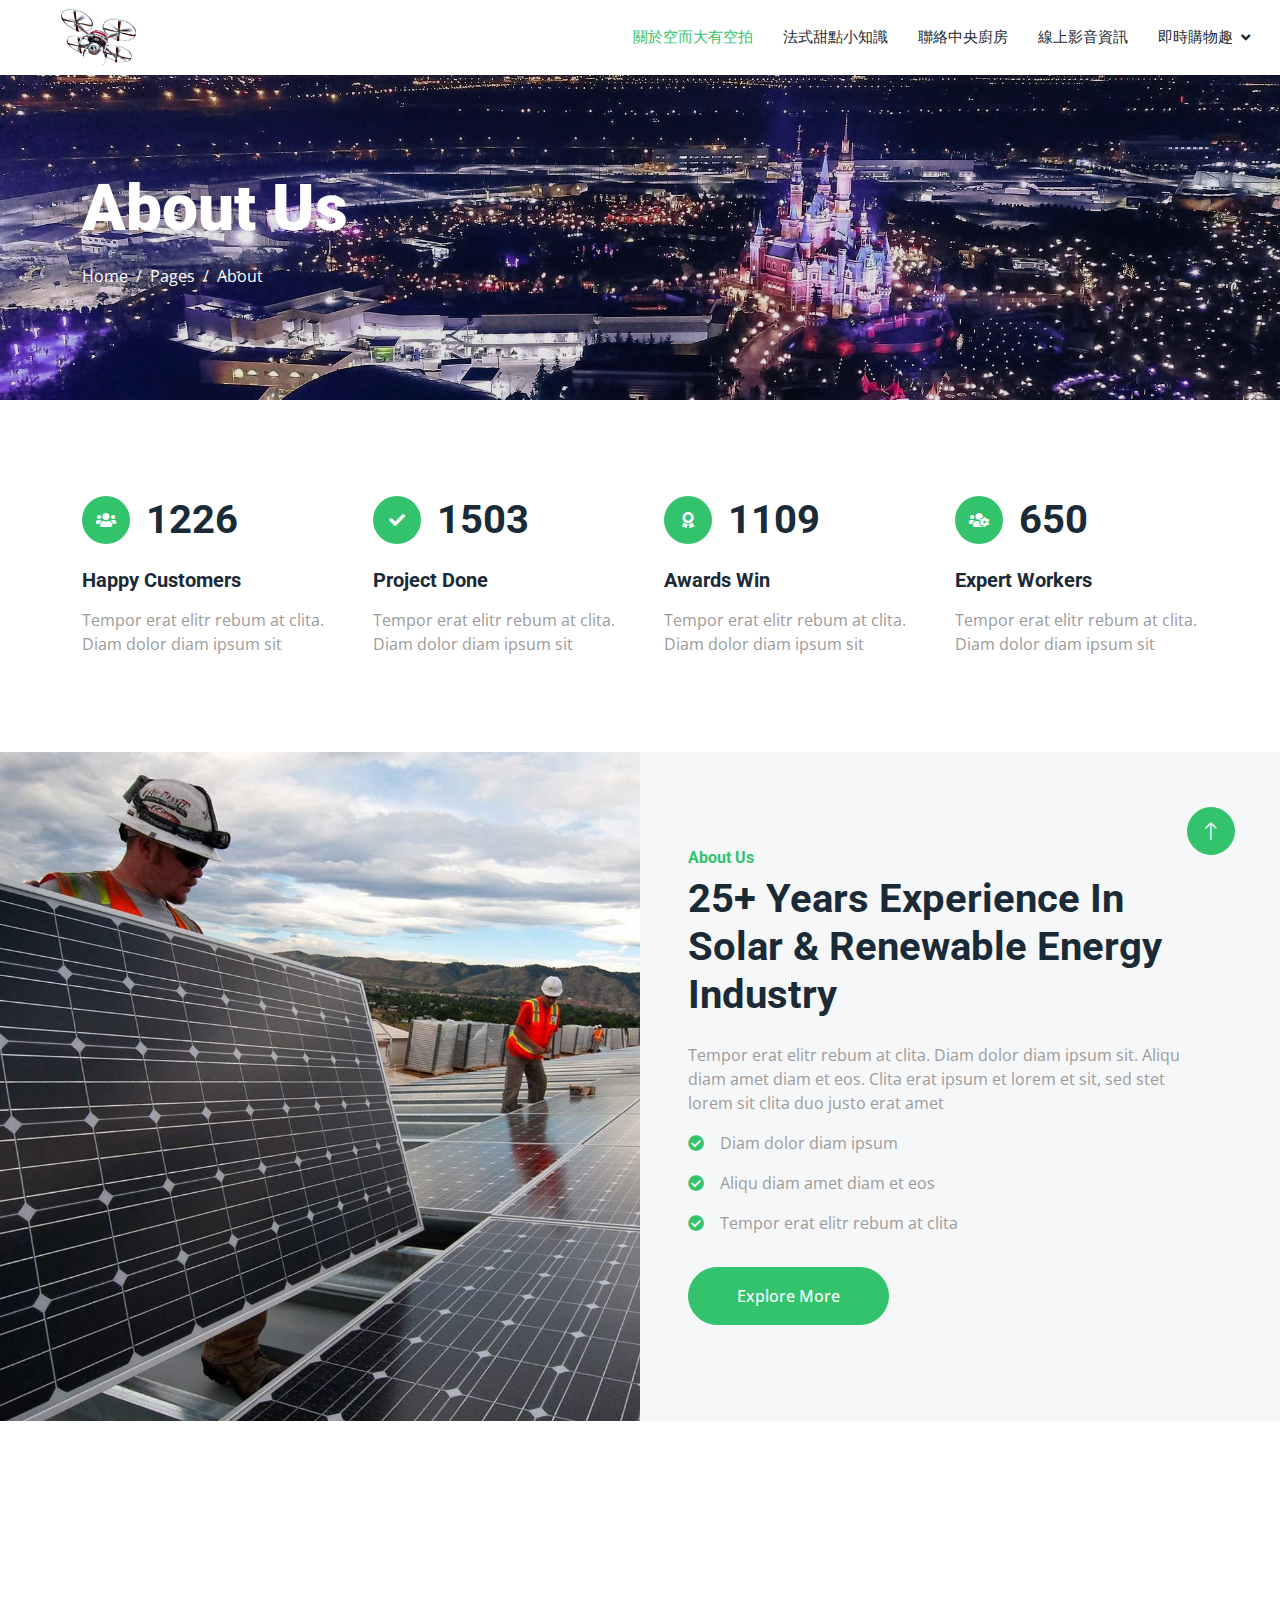
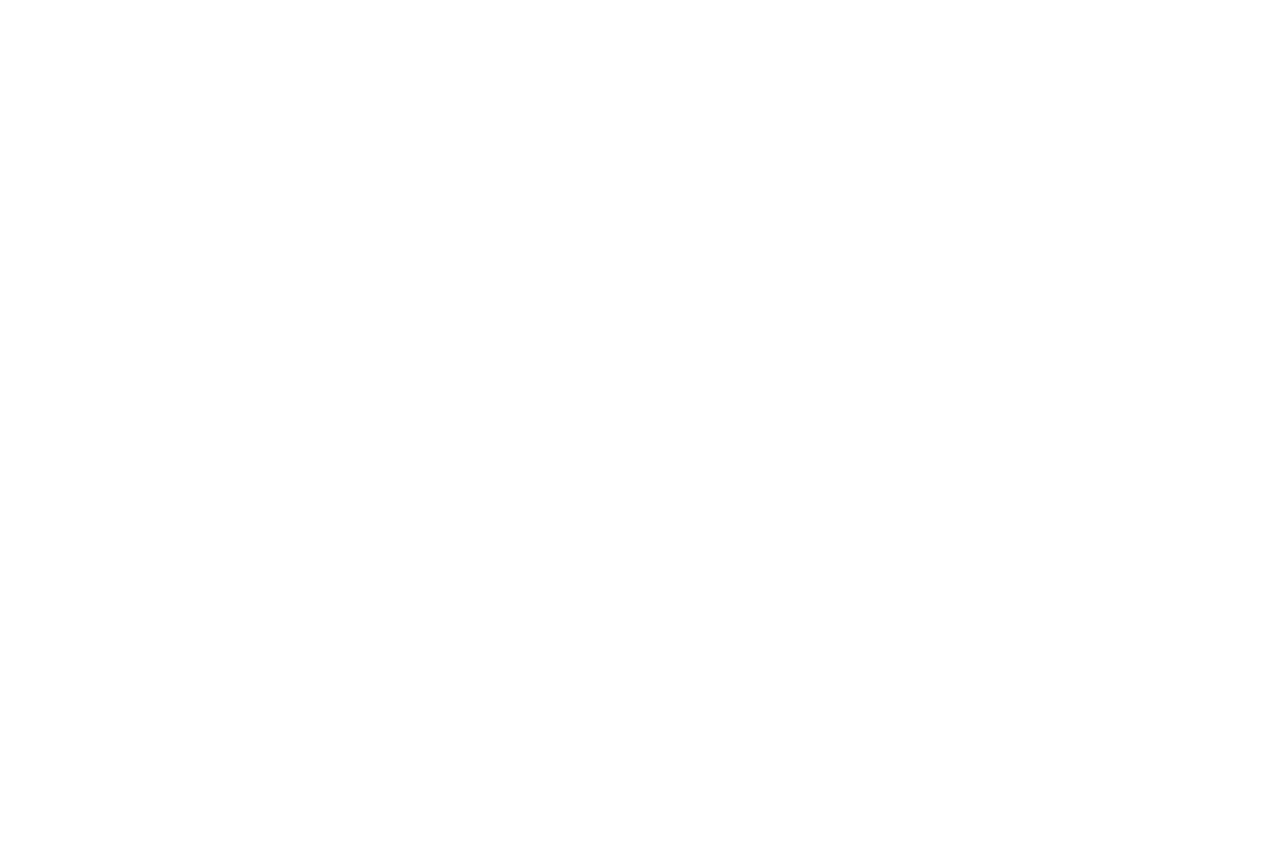
<file: 00about.html>
<!DOCTYPE html>
<html lang="en">

<head>
    <meta charset="utf-8">
    <title>空拍 - 上帝視角</title>
    <meta content="width=device-width, initial-scale=1.0" name="viewport">
    <meta content="" name="keywords">
    <meta content="" name="description">

    <!-- Favicon | step 20, -->
    <link href="./img/favicon.svg" rel="icon">

    <!-- Google Web Fonts -->
    <link rel="preconnect" href="https://fonts.googleapis.com">
    <link rel="preconnect" href="https://fonts.gstatic.com" crossorigin>
    <link href="https://fonts.googleapis.com/css2?family=Open+Sans:wght@400;500&family=Roboto:wght@500;700;900&display=swap" rel="stylesheet"> 

    <!-- Icon Font Stylesheet -->
    <link href="https://cdnjs.cloudflare.com/ajax/libs/font-awesome/5.10.0/css/all.min.css" rel="stylesheet">
    <link href="https://cdn.jsdelivr.net/npm/bootstrap-icons@1.4.1/font/bootstrap-icons.css" rel="stylesheet">

    <!-- Libraries Stylesheet -->
    <link href="lib/animate/animate.min.css" rel="stylesheet">
    <link href="lib/owlcarousel/assets/owl.carousel.min.css" rel="stylesheet">
    <link href="lib/lightbox/css/lightbox.min.css" rel="stylesheet">

    <!-- Customized Bootstrap Stylesheet -->
    <link href="css/bootstrap.min.css" rel="stylesheet">

    <!-- Template Stylesheet -->
    <link href="css/style.css" rel="stylesheet">
</head>

<body>
    <!-- Spinner Start | 旋轉器 -->
    <div id="spinner" class="show bg-white position-fixed translate-middle w-100 vh-100 top-50 start-50 d-flex align-items-center justify-content-center">
        <div class="spinner-border text-primary" style="width: 3rem; height: 3rem;" role="status">
            <span class="sr-only">Loading...</span>
        </div>
    </div>
    <!-- Spinner End -->


    <!-- Topbar Start | step 04 (remark) -->
    <!-- <div class="container-fluid bg-dark p-0">
        <div class="row gx-0 d-none d-lg-flex">
            <div class="col-lg-7 px-5 text-start">
                <div class="h-100 d-inline-flex align-items-center me-4">
                    <small class="fa fa-map-marker-alt text-primary me-2"></small>
                    <small>123 Street, New York, USA</small>
                </div>
                <div class="h-100 d-inline-flex align-items-center">
                    <small class="far fa-clock text-primary me-2"></small>
                    <small>Mon - Fri : 09.00 AM - 09.00 PM</small>
                </div>
            </div>
            <div class="col-lg-5 px-5 text-end">
                <div class="h-100 d-inline-flex align-items-center me-4">
                    <small class="fa fa-phone-alt text-primary me-2"></small>
                    <small>+012 345 6789</small>
                </div>
                <div class="h-100 d-inline-flex align-items-center mx-n2">
                    <a class="btn btn-square btn-link rounded-0 border-0 border-end border-secondary" href=""><i class="fab fa-facebook-f"></i></a>
                    <a class="btn btn-square btn-link rounded-0 border-0 border-end border-secondary" href=""><i class="fab fa-twitter"></i></a>
                    <a class="btn btn-square btn-link rounded-0 border-0 border-end border-secondary" href=""><i class="fab fa-linkedin-in"></i></a>
                    <a class="btn btn-square btn-link rounded-0" href=""><i class="fab fa-instagram"></i></a>
                </div>
            </div>
        </div>
    </div> -->
    <!-- Topbar End -->


    <!-- Navbar Start | step 03* (include 01, 02), step 07*, step 08, step 09, 21, -->
    <nav class="navbar navbar-expand-lg bg-white navbar-light sticky-top p-0">
        <a href="./index.html" class="navbar-brand d-flex align-items-center px-4 px-lg-5">
            <!-- <h2 class="m-0 text-primary">Solartec</h2> -->
            <img src="./img/brand1.png" alt="" height="100%">
        </a>
        <button type="button" class="navbar-toggler me-4" data-bs-toggle="collapse" data-bs-target="#navbarCollapse">
            <span class="navbar-toggler-icon"></span>
        </button>
        <div class="collapse navbar-collapse" id="navbarCollapse">
            <div class="navbar-nav ms-auto p-4 p-lg-0">
                <!-- <a href="./index.html" class="nav-item nav-link">Home</a> -->
                <a href="./00about.html" class="nav-item nav-link active">關於空而大有空拍</a>
                <a href="./00knowledge.html" class="nav-item nav-link">法式甜點小知識</a>
                <a href="./00contact.html" class="nav-item nav-link">聯絡中央廚房</a>
                <a href="./00video.html" class="nav-item nav-link">線上影音資訊</a>
                <div class="nav-item dropdown">
                    <a href="#" class="nav-link dropdown-toggle" data-bs-toggle="dropdown">即時購物趣</a>
                    <div class="dropdown-menu bg-light m-0">
                        <a href="./00fresh.html" class="dropdown-item">本日新鮮貨</a>
                        <a href="./00part.html" class="dropdown-item">熱門伴手禮</a>
                        <!-- <a href="team.html" class="dropdown-item">Our Team</a>
                        <a href="testimonial.html" class="dropdown-item">Testimonial</a>
                        <a href="404.html" class="dropdown-item">404 Page</a> -->
                    </div>
                </div>
                <!-- <a href="contact.html" class="nav-item nav-link">Contact</a> -->
            </div>
            <!-- <a href="" class="btn btn-primary rounded-0 py-4 px-lg-5 d-none d-lg-block">Get A Quote<i class="fa fa-arrow-right ms-3"></i></a> -->
        </div>
    </nav>
    <!-- Navbar End -->


    <!-- Page Header Start -->
    <div class="container-fluid page-header py-5 mb-5">
        <div class="container py-5">
            <h1 class="display-3 text-white mb-3 animated slideInDown">About Us</h1>
            <nav aria-label="breadcrumb animated slideInDown">
                <ol class="breadcrumb">
                    <li class="breadcrumb-item"><a class="text-white" href="#">Home</a></li>
                    <li class="breadcrumb-item"><a class="text-white" href="#">Pages</a></li>
                    <li class="breadcrumb-item text-white active" aria-current="page">About</li>
                </ol>
            </nav>
        </div>
    </div>
    <!-- Page Header End -->


    <!-- Feature Start | a.動態數字 -->
    <div class="container-xxl py-5">
        <div class="container">
            <div class="row g-5">
                <div class="col-md-6 col-lg-3 wow fadeIn" data-wow-delay="0.1s">
                    <div class="d-flex align-items-center mb-4">
                        <div class="btn-lg-square bg-primary rounded-circle me-3">
                            <i class="fa fa-users text-white"></i>
                        </div>
                        <h1 class="mb-0" data-toggle="counter-up">3453</h1>
                    </div>
                    <h5 class="mb-3">Happy Customers</h5>
                    <span>Tempor erat elitr rebum at clita. Diam dolor diam ipsum sit</span>
                </div>
                <div class="col-md-6 col-lg-3 wow fadeIn" data-wow-delay="0.3s">
                    <div class="d-flex align-items-center mb-4">
                        <div class="btn-lg-square bg-primary rounded-circle me-3">
                            <i class="fa fa-check text-white"></i>
                        </div>
                        <h1 class="mb-0" data-toggle="counter-up">4234</h1>
                    </div>
                    <h5 class="mb-3">Project Done</h5>
                    <span>Tempor erat elitr rebum at clita. Diam dolor diam ipsum sit</span>
                </div>
                <div class="col-md-6 col-lg-3 wow fadeIn" data-wow-delay="0.5s">
                    <div class="d-flex align-items-center mb-4">
                        <div class="btn-lg-square bg-primary rounded-circle me-3">
                            <i class="fa fa-award text-white"></i>
                        </div>
                        <h1 class="mb-0" data-toggle="counter-up">3123</h1>
                    </div>
                    <h5 class="mb-3">Awards Win</h5>
                    <span>Tempor erat elitr rebum at clita. Diam dolor diam ipsum sit</span>
                </div>
                <div class="col-md-6 col-lg-3 wow fadeIn" data-wow-delay="0.7s">
                    <div class="d-flex align-items-center mb-4">
                        <div class="btn-lg-square bg-primary rounded-circle me-3">
                            <i class="fa fa-users-cog text-white"></i>
                        </div>
                        <h1 class="mb-0" data-toggle="counter-up">1831</h1>
                    </div>
                    <h5 class="mb-3">Expert Workers</h5>
                    <span>Tempor erat elitr rebum at clita. Diam dolor diam ipsum sit</span>
                </div>
            </div>
        </div>
    </div>
    <!-- Feature Start -->
    

    <!-- About Start -->
    <div class="container-fluid bg-light overflow-hidden my-5 px-lg-0">
        <div class="container about px-lg-0">
            <div class="row g-0 mx-lg-0">
                <div class="col-lg-6 ps-lg-0 wow fadeIn" data-wow-delay="0.1s" style="min-height: 400px;">
                    <div class="position-relative h-100">
                        <img class="position-absolute img-fluid w-100 h-100" src="img/about.jpg" style="object-fit: cover;" alt="">
                    </div>
                </div>
                <div class="col-lg-6 about-text py-5 wow fadeIn" data-wow-delay="0.5s">
                    <div class="p-lg-5 pe-lg-0">
                        <h6 class="text-primary">About Us</h6>
                        <h1 class="mb-4">25+ Years Experience In Solar & Renewable Energy Industry</h1>
                        <p>Tempor erat elitr rebum at clita. Diam dolor diam ipsum sit. Aliqu diam amet diam et eos. Clita erat ipsum et lorem et sit, sed stet lorem sit clita duo justo erat amet</p>
                        <p><i class="fa fa-check-circle text-primary me-3"></i>Diam dolor diam ipsum</p>
                        <p><i class="fa fa-check-circle text-primary me-3"></i>Aliqu diam amet diam et eos</p>
                        <p><i class="fa fa-check-circle text-primary me-3"></i>Tempor erat elitr rebum at clita</p>
                        <a href="" class="btn btn-primary rounded-pill py-3 px-5 mt-3">Explore More</a>
                    </div>
                </div>
            </div>
        </div>
    </div>
    <!-- About End -->


    <!-- Team Start | step 19, -->
    <div class="container-xxl py-5">
        <div class="container">
            <div class="text-center mx-auto mb-5 wow fadeInUp" data-wow-delay="0.1s" style="max-width: 600px;">
                <h6 class="text-primary">空而大有家族成員</h6>
                <h1 class="mb-4">家族成員</h1>
            </div>
            <div class="row g-4">
                <div class="col-lg-4 col-md-6 wow fadeInUp" data-wow-delay="0.1s">
                    <div class="team-item rounded overflow-hidden">
                        <div class="d-flex">
                            <img class="img-fluid w-75" src="img/team-1.jpg" alt="">
                            <div class="team-social w-25">
                                <a class="btn btn-lg-square btn-outline-primary rounded-circle mt-3" href=""><i class="fab fa-facebook-f"></i></a>
                                <a class="btn btn-lg-square btn-outline-primary rounded-circle mt-3" href=""><i class="fab fa-twitter"></i></a>
                                <a class="btn btn-lg-square btn-outline-primary rounded-circle mt-3" href=""><i class="fab fa-instagram"></i></a>
                            </div>
                        </div>
                        <div class="p-4">
                            <h5>彭大海</h5>
                            <span>設計大神</span>
                        </div>
                    </div>
                </div>
                <div class="col-lg-4 col-md-6 wow fadeInUp" data-wow-delay="0.3s">
                    <div class="team-item rounded overflow-hidden">
                        <div class="d-flex">
                            <img class="img-fluid w-75" src="img/team-2.jpg" alt="">
                            <div class="team-social w-25">
                                <a class="btn btn-lg-square btn-outline-primary rounded-circle mt-3" href=""><i class="fab fa-facebook-f"></i></a>
                                <a class="btn btn-lg-square btn-outline-primary rounded-circle mt-3" href=""><i class="fab fa-twitter"></i></a>
                                <a class="btn btn-lg-square btn-outline-primary rounded-circle mt-3" href=""><i class="fab fa-instagram"></i></a>
                            </div>
                        </div>
                        <div class="p-4">
                            <h5>金芭黎</h5>
                            <span>公關經理</span>
                        </div>
                    </div>
                </div>
                <div class="col-lg-4 col-md-6 wow fadeInUp" data-wow-delay="0.5s">
                    <div class="team-item rounded overflow-hidden">
                        <div class="d-flex">
                            <img class="img-fluid w-75" src="img/team-3.jpg" alt="">
                            <div class="team-social w-25">
                                <a class="btn btn-lg-square btn-outline-primary rounded-circle mt-3" href=""><i class="fab fa-facebook-f"></i></a>
                                <a class="btn btn-lg-square btn-outline-primary rounded-circle mt-3" href=""><i class="fab fa-twitter"></i></a>
                                <a class="btn btn-lg-square btn-outline-primary rounded-circle mt-3" href=""><i class="fab fa-instagram"></i></a>
                            </div>
                        </div>
                        <div class="p-4">
                            <h5>烏克麗麗</h5>
                            <span>音樂總監</span>
                        </div>
                    </div>
                </div>
            </div>
        </div>
    </div>
    <!-- Team End -->
        

    <!-- Footer Start | step 14* (include 13), -->
    <div class="container-fluid bg-dark text-body footer mt-5 pt-5 wow fadeIn" data-wow-delay="0.1s">
        <div class="container py-5">
            <div class="row g-5">
                <div class="col-lg-4 col-md-6">
                    <h5 class="text-white mb-4">我們的故事</h5>
                    <a class="btn btn-link" href="">品牌故事</a>
                    <a class="btn btn-link" href="">產品介紹</a>
                    <a class="btn btn-link" href="">空拍小教室</a>
                    <a class="btn btn-link" href="">最新產品</a>
                    <a class="btn btn-link" href="">隱私權條款</a>
                </div>
                <div class="col-lg-4 col-md-6">
                    <h5 class="text-white mb-4">店鋪資訊</h5>
                    <p class="mb-2"><i class="fa fa-map-marker-alt me-3"></i>高雄市三民區博愛路</p>
                    <p class="mb-2"><i class="fa fa-phone-alt me-3"></i>(07) 313 - 1313</p>
                    <p class="mb-2"><i class="fa fa-envelope me-3"></i>peterchang72@gmail.com</p>
                </div>
                <!-- <div class="col-lg-3 col-md-6">
                    <h5 class="text-white mb-4">Project Gallery</h5>
                    <div class="row g-2">
                        <div class="col-4">
                            <img class="img-fluid rounded" src="img/gallery-1.jpg" alt="">
                        </div>
                        <div class="col-4">
                            <img class="img-fluid rounded" src="img/gallery-2.jpg" alt="">
                        </div>
                        <div class="col-4">
                            <img class="img-fluid rounded" src="img/gallery-3.jpg" alt="">
                        </div>
                        <div class="col-4">
                            <img class="img-fluid rounded" src="img/gallery-4.jpg" alt="">
                        </div>
                        <div class="col-4">
                            <img class="img-fluid rounded" src="img/gallery-5.jpg" alt="">
                        </div>
                        <div class="col-4">
                            <img class="img-fluid rounded" src="img/gallery-6.jpg" alt="">
                        </div>
                    </div>
                </div> -->
                <div class="col-lg-4 col-md-6">
                    <h5 class="text-white mb-4">訊息公告</h5>
                    <p>假裝放一張圖</p>
                    <div class="position-relative mx-auto" style="max-width: 400px;">
                        <!-- <input class="form-control border-0 w-100 py-3 ps-4 pe-5" type="text" placeholder="Your email">
                        <button type="button" class="btn btn-primary py-2 position-absolute top-0 end-0 mt-2 me-2">SignUp</button> -->
                    </div>
                    <div class="d-flex pt-2">
                        <a class="btn btn-square btn-outline-light btn-social" href=""><i class="fab fa-google"></i></a>
                        <a class="btn btn-square btn-outline-light btn-social" href=""><i class="fab fa-facebook-f"></i></a>
                        <a class="btn btn-square btn-outline-light btn-social" href=""><i class="fab fa-youtube"></i></a>
                        <a class="btn btn-square btn-outline-light btn-social" href=""><i class="fab fa-linkedin-in"></i></a>
                    </div>
                </div>
            </div>
        </div>
        <div class="container">
            <div class="copyright">
                <div class="row">
                    <div class="col-md-6 text-center text-md-start mb-3 mb-md-0">
                        &copy; <a href="#">空而大有空拍</a>, All Right Reserved.
                    </div>
                    <div class="col-md-6 text-center text-md-end">
                        <!--/*** This template is free as long as you keep the footer author’s credit link/attribution link/backlink. If you'd like to use the template without the footer author’s credit link/attribution link/backlink, you can purchase the Credit Removal License from "https://htmlcodex.com/credit-removal". Thank you for your support. ***/-->
                        Designed By <a href="https://htmlcodex.com">Peter Chang</a><br>
                        <!-- Distributed By: <a href="https://themewagon.com" target="_blank">ThemeWagon</a> -->
                    </div>
                </div>
            </div>
        </div>
    </div>
    <!-- Footer End -->


    <!-- Back to Top -->
    <a href="#" class="btn btn-lg btn-primary btn-lg-square rounded-circle back-to-top"><i class="bi bi-arrow-up"></i></a>


    <!-- JavaScript Libraries -->
    <script src="https://code.jquery.com/jquery-3.4.1.min.js"></script>
    <script src="https://cdn.jsdelivr.net/npm/bootstrap@5.0.0/dist/js/bootstrap.bundle.min.js"></script>
    <script src="lib/wow/wow.min.js"></script>
    <script src="lib/easing/easing.min.js"></script>
    <script src="lib/waypoints/waypoints.min.js"></script>
    <script src="lib/counterup/counterup.min.js"></script>
    <script src="lib/owlcarousel/owl.carousel.min.js"></script>
    <script src="lib/isotope/isotope.pkgd.min.js"></script>
    <script src="lib/lightbox/js/lightbox.min.js"></script>

    <!-- Template Javascript -->
    <script src="js/main.js"></script>
</body>

</html>
</file>
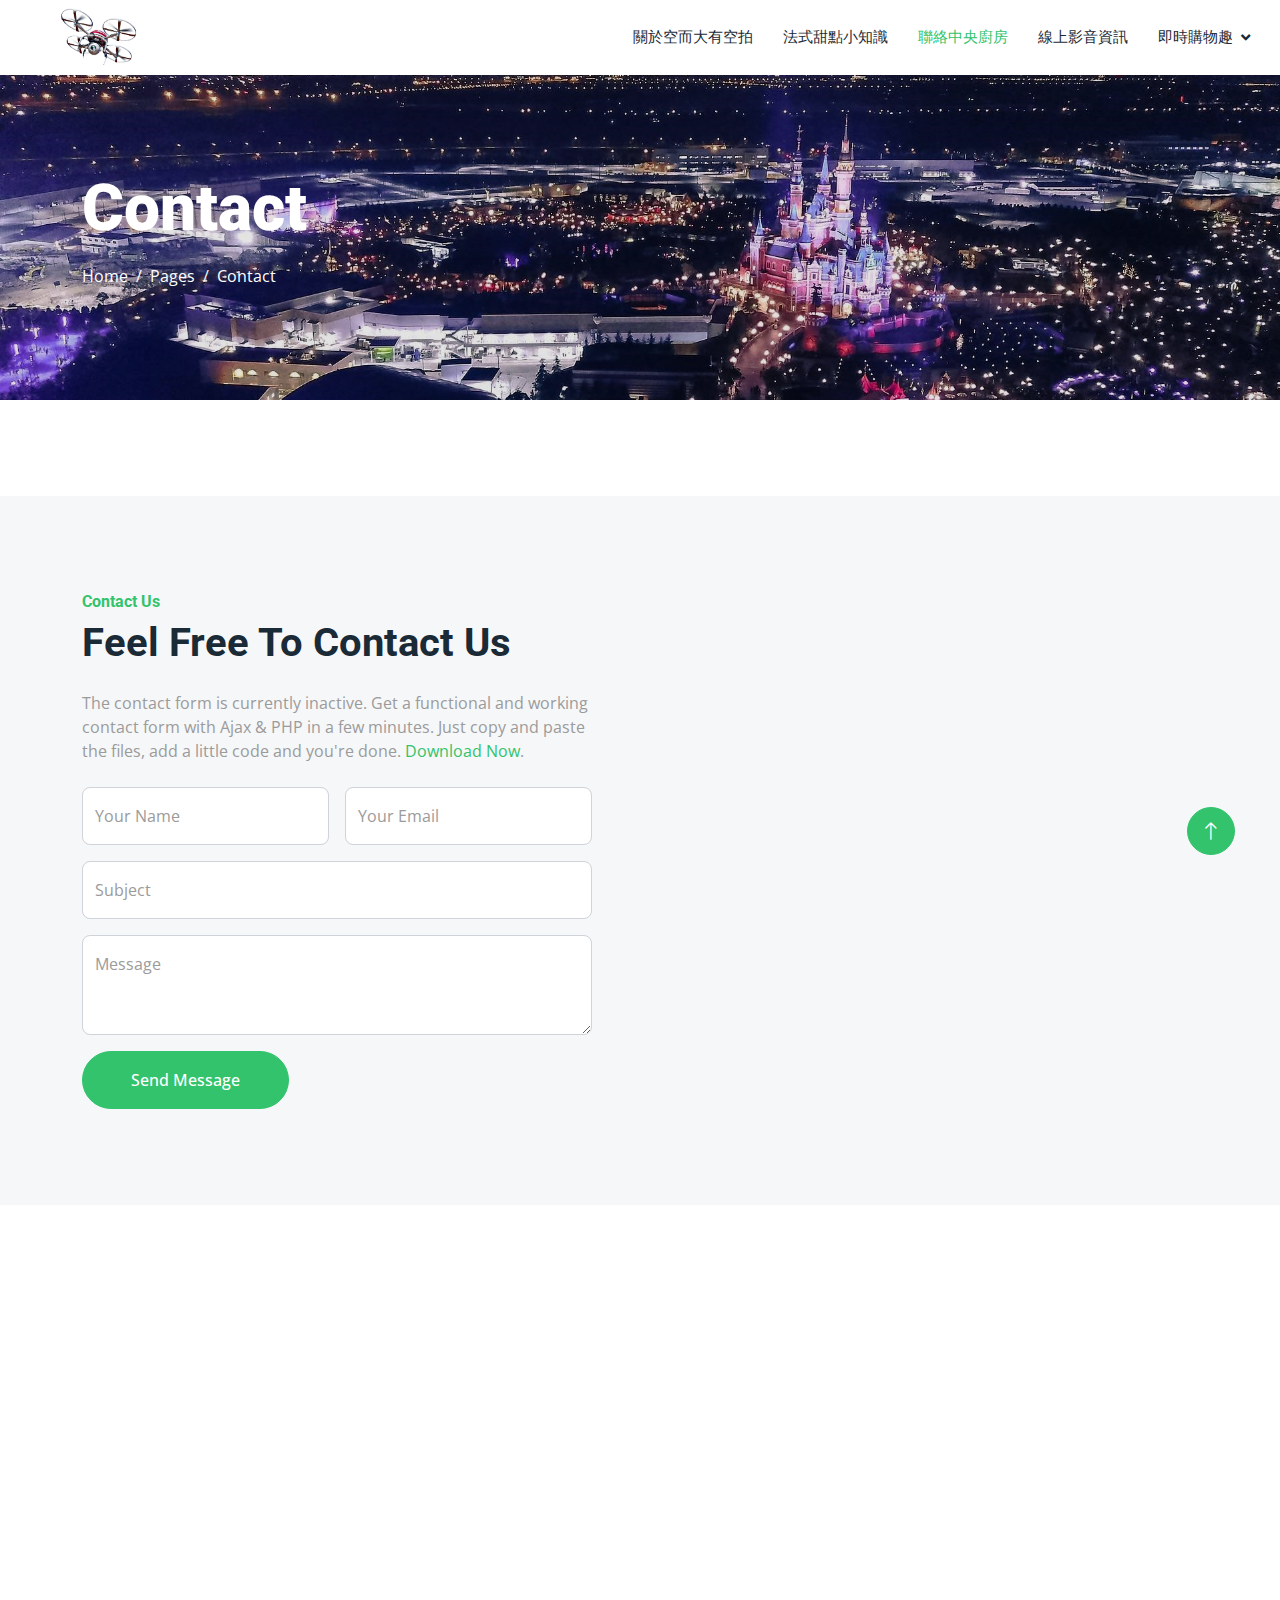
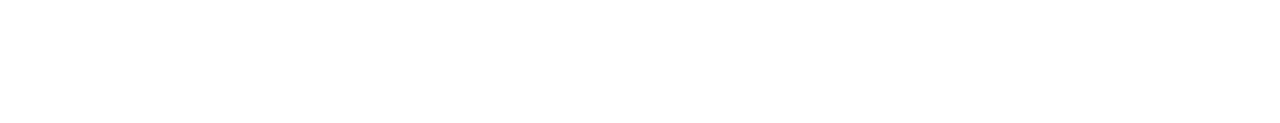
<file: 00contact.html>
<!DOCTYPE html>
<html lang="en">

<head>
    <meta charset="utf-8">
    <title>空拍 - 上帝視角</title>
    <meta content="width=device-width, initial-scale=1.0" name="viewport">
    <meta content="" name="keywords">
    <meta content="" name="description">

    <!-- Favicon | step 20, -->
    <link href="./img/favicon.svg" rel="icon">

    <!-- Google Web Fonts -->
    <link rel="preconnect" href="https://fonts.googleapis.com">
    <link rel="preconnect" href="https://fonts.gstatic.com" crossorigin>
    <link href="https://fonts.googleapis.com/css2?family=Open+Sans:wght@400;500&family=Roboto:wght@500;700;900&display=swap" rel="stylesheet"> 

    <!-- Icon Font Stylesheet -->
    <link href="https://cdnjs.cloudflare.com/ajax/libs/font-awesome/5.10.0/css/all.min.css" rel="stylesheet">
    <link href="https://cdn.jsdelivr.net/npm/bootstrap-icons@1.4.1/font/bootstrap-icons.css" rel="stylesheet">

    <!-- Libraries Stylesheet -->
    <link href="lib/animate/animate.min.css" rel="stylesheet">
    <link href="lib/owlcarousel/assets/owl.carousel.min.css" rel="stylesheet">
    <link href="lib/lightbox/css/lightbox.min.css" rel="stylesheet">

    <!-- Customized Bootstrap Stylesheet -->
    <link href="css/bootstrap.min.css" rel="stylesheet">

    <!-- Template Stylesheet -->
    <link href="css/style.css" rel="stylesheet">
</head>

<body>
    <!-- Spinner Start | 旋轉器 -->
    <div id="spinner" class="show bg-white position-fixed translate-middle w-100 vh-100 top-50 start-50 d-flex align-items-center justify-content-center">
        <div class="spinner-border text-primary" style="width: 3rem; height: 3rem;" role="status">
            <span class="sr-only">Loading...</span>
        </div>
    </div>
    <!-- Spinner End -->


    <!-- Topbar Start | step 04 (remark) -->
    <!-- <div class="container-fluid bg-dark p-0">
        <div class="row gx-0 d-none d-lg-flex">
            <div class="col-lg-7 px-5 text-start">
                <div class="h-100 d-inline-flex align-items-center me-4">
                    <small class="fa fa-map-marker-alt text-primary me-2"></small>
                    <small>123 Street, New York, USA</small>
                </div>
                <div class="h-100 d-inline-flex align-items-center">
                    <small class="far fa-clock text-primary me-2"></small>
                    <small>Mon - Fri : 09.00 AM - 09.00 PM</small>
                </div>
            </div>
            <div class="col-lg-5 px-5 text-end">
                <div class="h-100 d-inline-flex align-items-center me-4">
                    <small class="fa fa-phone-alt text-primary me-2"></small>
                    <small>+012 345 6789</small>
                </div>
                <div class="h-100 d-inline-flex align-items-center mx-n2">
                    <a class="btn btn-square btn-link rounded-0 border-0 border-end border-secondary" href=""><i class="fab fa-facebook-f"></i></a>
                    <a class="btn btn-square btn-link rounded-0 border-0 border-end border-secondary" href=""><i class="fab fa-twitter"></i></a>
                    <a class="btn btn-square btn-link rounded-0 border-0 border-end border-secondary" href=""><i class="fab fa-linkedin-in"></i></a>
                    <a class="btn btn-square btn-link rounded-0" href=""><i class="fab fa-instagram"></i></a>
                </div>
            </div>
        </div>
    </div> -->
    <!-- Topbar End -->


    <!-- Navbar Start | step 03* (include 01, 02), step 07*, step 10* (include 08, 09), 21, -->
    <nav class="navbar navbar-expand-lg bg-white navbar-light sticky-top p-0">
        <a href="./index.html" class="navbar-brand d-flex align-items-center px-4 px-lg-5">
            <!-- <h2 class="m-0 text-primary">Solartec</h2> -->
            <img src="./img/brand1.png" alt="" height="100%">
        </a>
        <button type="button" class="navbar-toggler me-4" data-bs-toggle="collapse" data-bs-target="#navbarCollapse">
            <span class="navbar-toggler-icon"></span>
        </button>
        <div class="collapse navbar-collapse" id="navbarCollapse">
            <div class="navbar-nav ms-auto p-4 p-lg-0">
                <!-- <a href="./index.html" class="nav-item nav-link">Home</a> -->
                <a href="./00about.html" class="nav-item nav-link">關於空而大有空拍</a>
                <a href="./00knowledge.html" class="nav-item nav-link">法式甜點小知識</a>
                <a href="./00contact.html" class="nav-item nav-link active">聯絡中央廚房</a>
                <a href="./00video.html" class="nav-item nav-link">線上影音資訊</a>
                <div class="nav-item dropdown">
                    <a href="#" class="nav-link dropdown-toggle" data-bs-toggle="dropdown">即時購物趣</a>
                    <div class="dropdown-menu bg-light m-0">
                        <a href="./00fresh.html" class="dropdown-item">本日新鮮貨</a>
                        <a href="./00part.html" class="dropdown-item">熱門伴手禮</a>
                        <!-- <a href="team.html" class="dropdown-item">Our Team</a>
                        <a href="testimonial.html" class="dropdown-item">Testimonial</a>
                        <a href="404.html" class="dropdown-item">404 Page</a> -->
                    </div>
                </div>
                <!-- <a href="contact.html" class="nav-item nav-link">Contact</a> -->
            </div>
            <!-- <a href="" class="btn btn-primary rounded-0 py-4 px-lg-5 d-none d-lg-block">Get A Quote<i class="fa fa-arrow-right ms-3"></i></a> -->
        </div>
    </nav>
    <!-- Navbar End -->


    <!-- Page Header Start -->
    <div class="container-fluid page-header py-5 mb-5">
        <div class="container py-5">
            <h1 class="display-3 text-white mb-3 animated slideInDown">Contact</h1>
            <nav aria-label="breadcrumb animated slideInDown">
                <ol class="breadcrumb">
                    <li class="breadcrumb-item"><a class="text-white" href="#">Home</a></li>
                    <li class="breadcrumb-item"><a class="text-white" href="#">Pages</a></li>
                    <li class="breadcrumb-item text-white active" aria-current="page">Contact</li>
                </ol>
            </nav>
        </div>
    </div>
    <!-- Page Header End -->


    <!-- Contact Start | step 24, -->
    <div class="container-fluid bg-light overflow-hidden px-lg-0" style="margin: 6rem 0;">
        <div class="container contact px-lg-0">
            <div class="row g-0 mx-lg-0">
                <div class="col-lg-6 contact-text py-5 wow fadeIn" data-wow-delay="0.5s">
                    <div class="p-lg-5 ps-lg-0">
                        <h6 class="text-primary">Contact Us</h6>
                        <h1 class="mb-4">Feel Free To Contact Us</h1>
                        <p class="mb-4">The contact form is currently inactive. Get a functional and working contact form with Ajax & PHP in a few minutes. Just copy and paste the files, add a little code and you're done. <a href="https://htmlcodex.com/contact-form">Download Now</a>.</p>
                        <form>
                            <div class="row g-3">
                                <div class="col-md-6">
                                    <div class="form-floating">
                                        <input type="text" class="form-control" id="name" placeholder="Your Name">
                                        <label for="name">Your Name</label>
                                    </div>
                                </div>
                                <div class="col-md-6">
                                    <div class="form-floating">
                                        <input type="email" class="form-control" id="email" placeholder="Your Email">
                                        <label for="email">Your Email</label>
                                    </div>
                                </div>
                                <div class="col-12">
                                    <div class="form-floating">
                                        <input type="text" class="form-control" id="subject" placeholder="Subject">
                                        <label for="subject">Subject</label>
                                    </div>
                                </div>
                                <div class="col-12">
                                    <div class="form-floating">
                                        <textarea class="form-control" placeholder="Leave a message here" id="message" style="height: 100px"></textarea>
                                        <label for="message">Message</label>
                                    </div>
                                </div>
                                <div class="col-12">
                                    <button class="btn btn-primary rounded-pill py-3 px-5" type="submit">Send Message</button>
                                </div>
                            </div>
                        </form>
                    </div>
                </div>
                <div class="col-lg-6 pe-lg-0" style="min-height: 400px;">
                    <div class="position-relative h-100">
                        <iframe src="https://www.google.com/maps/embed?pb=!1m18!1m12!1m3!1d28887.667113942665!2d121.65542333025168!3d25.17088283276831!2m3!1f0!2f0!3f0!3m2!1i1024!2i768!4f13.1!3m3!1m2!1s0x345d4dead82a3ef7%3A0x5b6c5aaba6da09c1!2zMjA35paw5YyX5biC6JCs6YeM5Y2A5Lit56aP6LevODTomZ8!5e0!3m2!1szh-TW!2stw!4v1703615206391!5m2!1szh-TW!2stw" width="600" height="450" style="border:0;" allowfullscreen="" loading="lazy" referrerpolicy="no-referrer-when-downgrade"></iframe>
                        <!-- <iframe class="position-absolute w-100 h-100" style="object-fit: cover;"
                        src="https://www.google.com/maps/embed?pb=!1m18!1m12!1m3!1d3001156.4288297426!2d-78.01371936852176!3d42.72876761954724!2m3!1f0!2f0!3f0!3m2!1i1024!2i768!4f13.1!3m3!1m2!1s0x4ccc4bf0f123a5a9%3A0xddcfc6c1de189567!2sNew%20York%2C%20USA!5e0!3m2!1sen!2sbd!4v1603794290143!5m2!1sen!2sbd"
                        frameborder="0" allowfullscreen="" aria-hidden="false"
                        tabindex="0"></iframe> -->
                    </div>
                </div>
            </div>
        </div>
    </div>
    <!-- Contact End -->


    <!-- Footer Start | step 14* (include 13), -->
    <div class="container-fluid bg-dark text-body footer mt-5 pt-5 wow fadeIn" data-wow-delay="0.1s">
        <div class="container py-5">
            <div class="row g-5">
                <div class="col-lg-4 col-md-6">
                    <h5 class="text-white mb-4">我們的故事</h5>
                    <a class="btn btn-link" href="">品牌故事</a>
                    <a class="btn btn-link" href="">產品介紹</a>
                    <a class="btn btn-link" href="">空拍小教室</a>
                    <a class="btn btn-link" href="">最新產品</a>
                    <a class="btn btn-link" href="">隱私權條款</a>
                </div>
                <div class="col-lg-4 col-md-6">
                    <h5 class="text-white mb-4">店鋪資訊</h5>
                    <p class="mb-2"><i class="fa fa-map-marker-alt me-3"></i>高雄市三民區博愛路</p>
                    <p class="mb-2"><i class="fa fa-phone-alt me-3"></i>(07) 313 - 1313</p>
                    <p class="mb-2"><i class="fa fa-envelope me-3"></i>peterchang72@gmail.com</p>
                </div>
                <!-- <div class="col-lg-3 col-md-6">
                    <h5 class="text-white mb-4">Project Gallery</h5>
                    <div class="row g-2">
                        <div class="col-4">
                            <img class="img-fluid rounded" src="img/gallery-1.jpg" alt="">
                        </div>
                        <div class="col-4">
                            <img class="img-fluid rounded" src="img/gallery-2.jpg" alt="">
                        </div>
                        <div class="col-4">
                            <img class="img-fluid rounded" src="img/gallery-3.jpg" alt="">
                        </div>
                        <div class="col-4">
                            <img class="img-fluid rounded" src="img/gallery-4.jpg" alt="">
                        </div>
                        <div class="col-4">
                            <img class="img-fluid rounded" src="img/gallery-5.jpg" alt="">
                        </div>
                        <div class="col-4">
                            <img class="img-fluid rounded" src="img/gallery-6.jpg" alt="">
                        </div>
                    </div>
                </div> -->
                <div class="col-lg-4 col-md-6">
                    <h5 class="text-white mb-4">訊息公告</h5>
                    <p>假裝放一張圖</p>
                    <div class="position-relative mx-auto" style="max-width: 400px;">
                        <!-- <input class="form-control border-0 w-100 py-3 ps-4 pe-5" type="text" placeholder="Your email">
                        <button type="button" class="btn btn-primary py-2 position-absolute top-0 end-0 mt-2 me-2">SignUp</button> -->
                    </div>
                    <div class="d-flex pt-2">
                        <a class="btn btn-square btn-outline-light btn-social" href=""><i class="fab fa-google"></i></a>
                        <a class="btn btn-square btn-outline-light btn-social" href=""><i class="fab fa-facebook-f"></i></a>
                        <a class="btn btn-square btn-outline-light btn-social" href=""><i class="fab fa-youtube"></i></a>
                        <a class="btn btn-square btn-outline-light btn-social" href=""><i class="fab fa-linkedin-in"></i></a>
                    </div>
                </div>
            </div>
        </div>
        <div class="container">
            <div class="copyright">
                <div class="row">
                    <div class="col-md-6 text-center text-md-start mb-3 mb-md-0">
                        &copy; <a href="#">空而大有空拍</a>, All Right Reserved.
                    </div>
                    <div class="col-md-6 text-center text-md-end">
                        <!--/*** This template is free as long as you keep the footer author’s credit link/attribution link/backlink. If you'd like to use the template without the footer author’s credit link/attribution link/backlink, you can purchase the Credit Removal License from "https://htmlcodex.com/credit-removal". Thank you for your support. ***/-->
                        Designed By <a href="https://htmlcodex.com">Peter Chang</a><br>
                        <!-- Distributed By: <a href="https://themewagon.com" target="_blank">ThemeWagon</a> -->
                    </div>
                </div>
            </div>
        </div>
    </div>
    <!-- Footer End -->


    <!-- Back to Top -->
    <a href="#" class="btn btn-lg btn-primary btn-lg-square rounded-circle back-to-top"><i class="bi bi-arrow-up"></i></a>


    <!-- JavaScript Libraries -->
    <script src="https://code.jquery.com/jquery-3.4.1.min.js"></script>
    <script src="https://cdn.jsdelivr.net/npm/bootstrap@5.0.0/dist/js/bootstrap.bundle.min.js"></script>
    <script src="lib/wow/wow.min.js"></script>
    <script src="lib/easing/easing.min.js"></script>
    <script src="lib/waypoints/waypoints.min.js"></script>
    <script src="lib/counterup/counterup.min.js"></script>
    <script src="lib/owlcarousel/owl.carousel.min.js"></script>
    <script src="lib/isotope/isotope.pkgd.min.js"></script>
    <script src="lib/lightbox/js/lightbox.min.js"></script>

    <!-- Template Javascript -->
    <script src="js/main.js"></script>
</body>

</html>
</file>
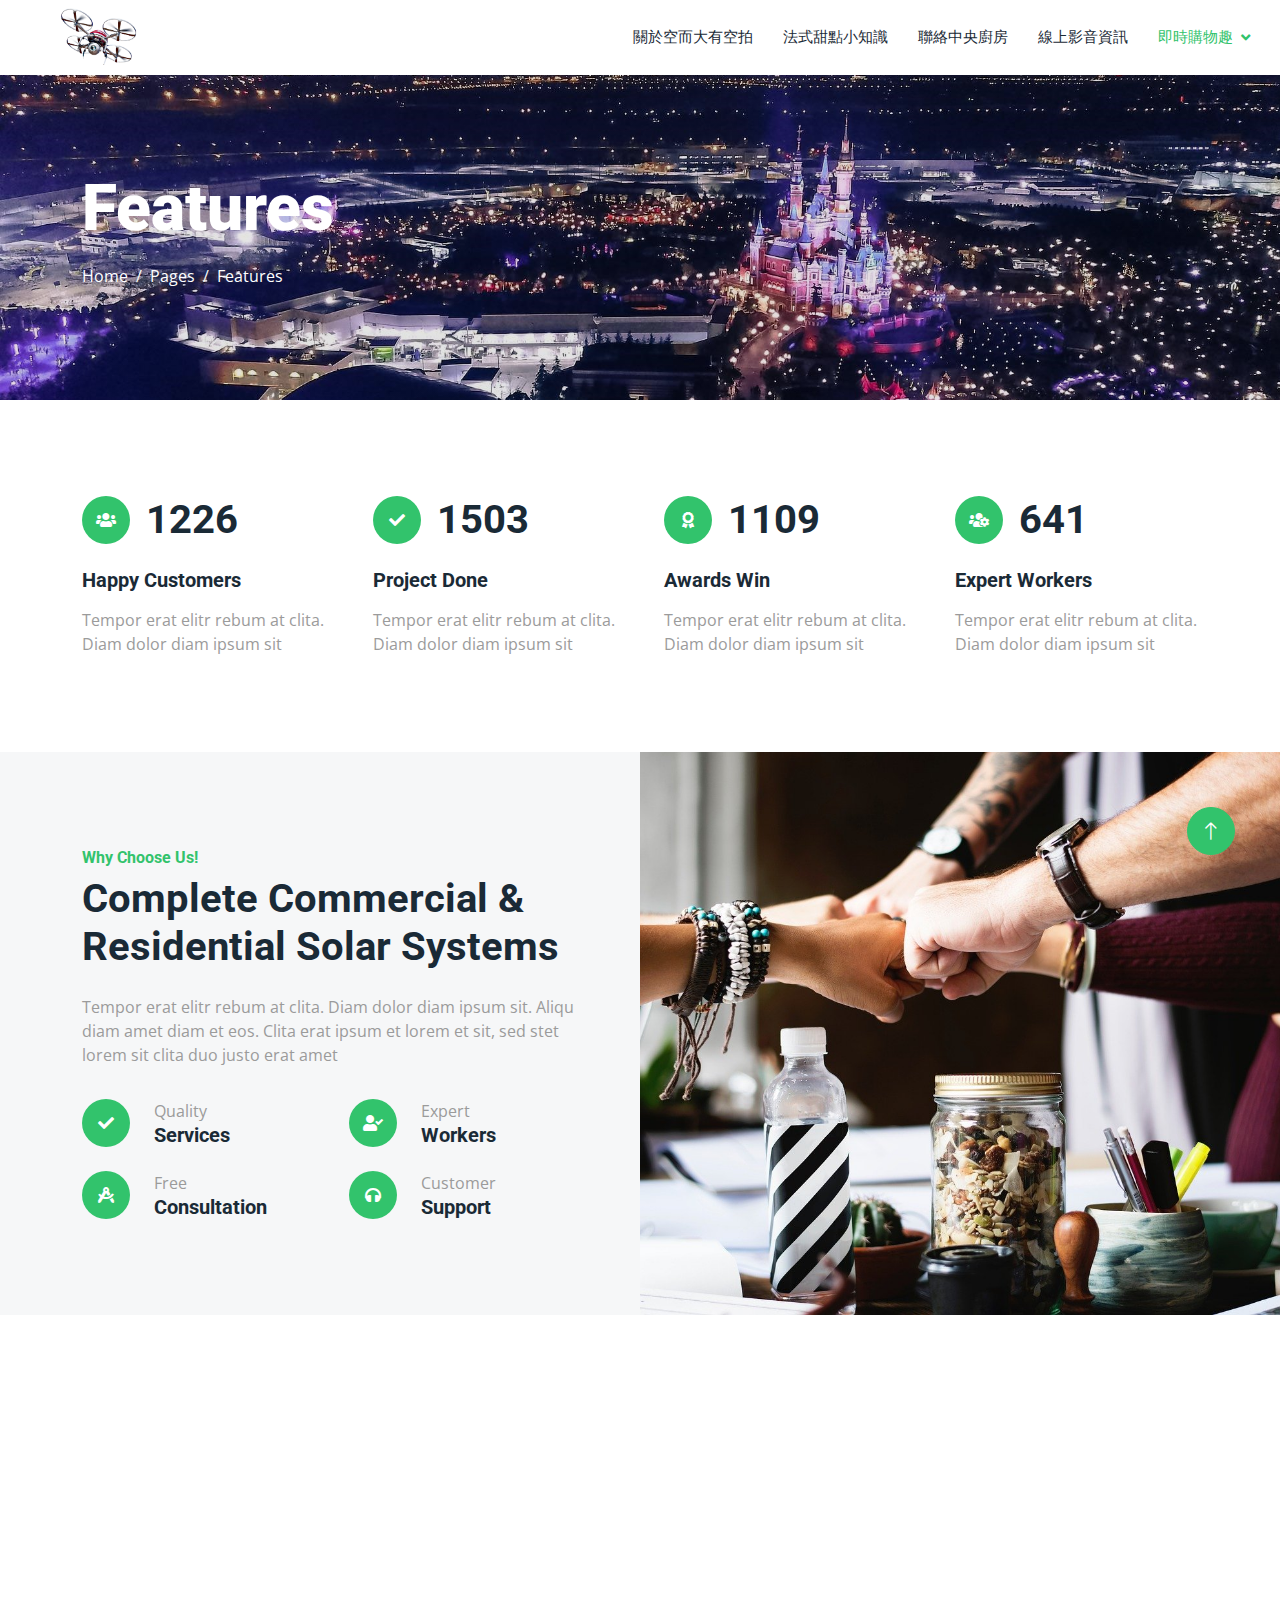
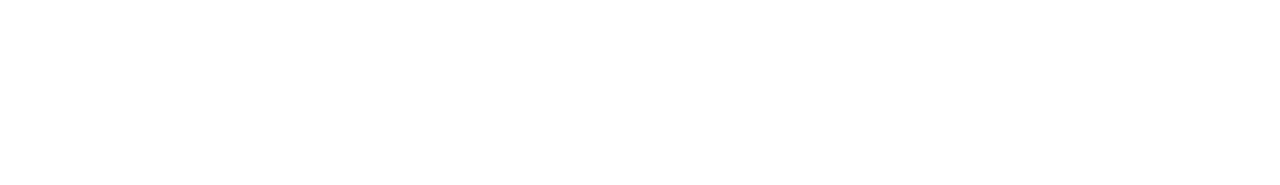
<file: 00fresh.html>
<!DOCTYPE html>
<html lang="en">

<head>
    <meta charset="utf-8">
    <title>空拍 - 上帝視角</title>
    <meta content="width=device-width, initial-scale=1.0" name="viewport">
    <meta content="" name="keywords">
    <meta content="" name="description">

    <!-- Favicon | step 20, -->
    <link href="./img/favicon.svg" rel="icon">

    <!-- Google Web Fonts -->
    <link rel="preconnect" href="https://fonts.googleapis.com">
    <link rel="preconnect" href="https://fonts.gstatic.com" crossorigin>
    <link href="https://fonts.googleapis.com/css2?family=Open+Sans:wght@400;500&family=Roboto:wght@500;700;900&display=swap" rel="stylesheet"> 

    <!-- Icon Font Stylesheet -->
    <link href="https://cdnjs.cloudflare.com/ajax/libs/font-awesome/5.10.0/css/all.min.css" rel="stylesheet">
    <link href="https://cdn.jsdelivr.net/npm/bootstrap-icons@1.4.1/font/bootstrap-icons.css" rel="stylesheet">

    <!-- Libraries Stylesheet -->
    <link href="lib/animate/animate.min.css" rel="stylesheet">
    <link href="lib/owlcarousel/assets/owl.carousel.min.css" rel="stylesheet">
    <link href="lib/lightbox/css/lightbox.min.css" rel="stylesheet">

    <!-- Customized Bootstrap Stylesheet -->
    <link href="css/bootstrap.min.css" rel="stylesheet">

    <!-- Template Stylesheet -->
    <link href="css/style.css" rel="stylesheet">
</head>

<body>
    <!-- Spinner Start | 旋轉器 -->
    <div id="spinner" class="show bg-white position-fixed translate-middle w-100 vh-100 top-50 start-50 d-flex align-items-center justify-content-center">
        <div class="spinner-border text-primary" style="width: 3rem; height: 3rem;" role="status">
            <span class="sr-only">Loading...</span>
        </div>
    </div>
    <!-- Spinner End -->


    <!-- Topbar Start | step 04 (remark) -->
    <!-- <div class="container-fluid bg-dark p-0">
        <div class="row gx-0 d-none d-lg-flex">
            <div class="col-lg-7 px-5 text-start">
                <div class="h-100 d-inline-flex align-items-center me-4">
                    <small class="fa fa-map-marker-alt text-primary me-2"></small>
                    <small>123 Street, New York, USA</small>
                </div>
                <div class="h-100 d-inline-flex align-items-center">
                    <small class="far fa-clock text-primary me-2"></small>
                    <small>Mon - Fri : 09.00 AM - 09.00 PM</small>
                </div>
            </div>
            <div class="col-lg-5 px-5 text-end">
                <div class="h-100 d-inline-flex align-items-center me-4">
                    <small class="fa fa-phone-alt text-primary me-2"></small>
                    <small>+012 345 6789</small>
                </div>
                <div class="h-100 d-inline-flex align-items-center mx-n2">
                    <a class="btn btn-square btn-link rounded-0 border-0 border-end border-secondary" href=""><i class="fab fa-facebook-f"></i></a>
                    <a class="btn btn-square btn-link rounded-0 border-0 border-end border-secondary" href=""><i class="fab fa-twitter"></i></a>
                    <a class="btn btn-square btn-link rounded-0 border-0 border-end border-secondary" href=""><i class="fab fa-linkedin-in"></i></a>
                    <a class="btn btn-square btn-link rounded-0" href=""><i class="fab fa-instagram"></i></a>
                </div>
            </div>
        </div>
    </div> -->
    <!-- Topbar End -->


    <!-- Navbar Start | step 03* (include 01, 02), step 07*, step 10* (include 08, 09), 21,  -->
    <nav class="navbar navbar-expand-lg bg-white navbar-light sticky-top p-0">
        <a href="./index.html" class="navbar-brand d-flex align-items-center px-4 px-lg-5">
            <!-- <h2 class="m-0 text-primary">Solartec</h2> -->
            <img src="./img/brand1.png" alt="" height="100%">
        </a>
        <button type="button" class="navbar-toggler me-4" data-bs-toggle="collapse" data-bs-target="#navbarCollapse">
            <span class="navbar-toggler-icon"></span>
        </button>
        <div class="collapse navbar-collapse" id="navbarCollapse">
            <div class="navbar-nav ms-auto p-4 p-lg-0">
                <!-- <a href="./index.html" class="nav-item nav-link">Home</a> -->
                <a href="./00about.html" class="nav-item nav-link">關於空而大有空拍</a>
                <a href="./00knowledge.html" class="nav-item nav-link">法式甜點小知識</a>
                <a href="./00contact.html" class="nav-item nav-link">聯絡中央廚房</a>
                <a href="./00video.html" class="nav-item nav-link">線上影音資訊</a>
                <div class="nav-item dropdown">
                    <a href="#" class="nav-link dropdown-toggle active" data-bs-toggle="dropdown">即時購物趣</a>
                    <div class="dropdown-menu bg-light m-0">
                        <a href="./00fresh.html" class="dropdown-item active">本日新鮮貨</a>
                        <a href="./00part.html" class="dropdown-item">熱門伴手禮</a>
                        <!-- <a href="team.html" class="dropdown-item">Our Team</a>
                        <a href="testimonial.html" class="dropdown-item">Testimonial</a>
                        <a href="404.html" class="dropdown-item">404 Page</a> -->
                    </div>
                </div>
                <!-- <a href="contact.html" class="nav-item nav-link">Contact</a> -->
            </div>
            <!-- <a href="" class="btn btn-primary rounded-0 py-4 px-lg-5 d-none d-lg-block">Get A Quote<i class="fa fa-arrow-right ms-3"></i></a> -->
        </div>
    </nav>
    <!-- Navbar End -->


    <!-- Page Header Start -->
    <div class="container-fluid page-header py-5 mb-5">
        <div class="container py-5">
            <h1 class="display-3 text-white mb-3 animated slideInDown">Features</h1>
            <nav aria-label="breadcrumb animated slideInDown">
                <ol class="breadcrumb">
                    <li class="breadcrumb-item"><a class="text-white" href="#">Home</a></li>
                    <li class="breadcrumb-item"><a class="text-white" href="#">Pages</a></li>
                    <li class="breadcrumb-item text-white active" aria-current="page">Features</li>
                </ol>
            </nav>
        </div>
    </div>
    <!-- Page Header End -->


    <!-- Feature Start | a.動態數字 -->
    <div class="container-xxl py-5">
        <div class="container">
            <div class="row g-5">
                <div class="col-md-6 col-lg-3 wow fadeIn" data-wow-delay="0.1s">
                    <div class="d-flex align-items-center mb-4">
                        <div class="btn-lg-square bg-primary rounded-circle me-3">
                            <i class="fa fa-users text-white"></i>
                        </div>
                        <h1 class="mb-0" data-toggle="counter-up">3453</h1>
                    </div>
                    <h5 class="mb-3">Happy Customers</h5>
                    <span>Tempor erat elitr rebum at clita. Diam dolor diam ipsum sit</span>
                </div>
                <div class="col-md-6 col-lg-3 wow fadeIn" data-wow-delay="0.3s">
                    <div class="d-flex align-items-center mb-4">
                        <div class="btn-lg-square bg-primary rounded-circle me-3">
                            <i class="fa fa-check text-white"></i>
                        </div>
                        <h1 class="mb-0" data-toggle="counter-up">4234</h1>
                    </div>
                    <h5 class="mb-3">Project Done</h5>
                    <span>Tempor erat elitr rebum at clita. Diam dolor diam ipsum sit</span>
                </div>
                <div class="col-md-6 col-lg-3 wow fadeIn" data-wow-delay="0.5s">
                    <div class="d-flex align-items-center mb-4">
                        <div class="btn-lg-square bg-primary rounded-circle me-3">
                            <i class="fa fa-award text-white"></i>
                        </div>
                        <h1 class="mb-0" data-toggle="counter-up">3123</h1>
                    </div>
                    <h5 class="mb-3">Awards Win</h5>
                    <span>Tempor erat elitr rebum at clita. Diam dolor diam ipsum sit</span>
                </div>
                <div class="col-md-6 col-lg-3 wow fadeIn" data-wow-delay="0.7s">
                    <div class="d-flex align-items-center mb-4">
                        <div class="btn-lg-square bg-primary rounded-circle me-3">
                            <i class="fa fa-users-cog text-white"></i>
                        </div>
                        <h1 class="mb-0" data-toggle="counter-up">1831</h1>
                    </div>
                    <h5 class="mb-3">Expert Workers</h5>
                    <span>Tempor erat elitr rebum at clita. Diam dolor diam ipsum sit</span>
                </div>
            </div>
        </div>
    </div>
    <!-- Feature Start -->


    <!-- Feature Start | b.2欄式 | step 25, -->
    <div class="container-fluid bg-light overflow-hidden my-5 px-lg-0">
        <div class="container feature px-lg-0">
            <div class="row g-0 mx-lg-0">
                <div class="col-lg-6 feature-text py-5 wow fadeIn" data-wow-delay="0.1s">
                    <div class="p-lg-5 ps-lg-0">
                        <h6 class="text-primary">Why Choose Us!</h6>
                        <h1 class="mb-4">Complete Commercial & Residential Solar Systems</h1>
                        <p class="mb-4 pb-2">Tempor erat elitr rebum at clita. Diam dolor diam ipsum sit. Aliqu diam amet diam et eos. Clita erat ipsum et lorem et sit, sed stet lorem sit clita duo justo erat amet</p>
                        <div class="row g-4">
                            <div class="col-6">
                                <div class="d-flex align-items-center">
                                    <div class="btn-lg-square bg-primary rounded-circle">
                                        <i class="fa fa-check text-white"></i>
                                    </div>
                                    <div class="ms-4">
                                        <p class="mb-0">Quality</p>
                                        <h5 class="mb-0">Services</h5>
                                    </div>
                                </div>
                            </div>
                            <div class="col-6">
                                <div class="d-flex align-items-center">
                                    <div class="btn-lg-square bg-primary rounded-circle">
                                        <i class="fa fa-user-check text-white"></i>
                                    </div>
                                    <div class="ms-4">
                                        <p class="mb-0">Expert</p>
                                        <h5 class="mb-0">Workers</h5>
                                    </div>
                                </div>
                            </div>
                            <div class="col-6">
                                <div class="d-flex align-items-center">
                                    <div class="btn-lg-square bg-primary rounded-circle">
                                        <i class="fa fa-drafting-compass text-white"></i>
                                    </div>
                                    <div class="ms-4">
                                        <p class="mb-0">Free</p>
                                        <h5 class="mb-0">Consultation</h5>
                                    </div>
                                </div>
                            </div>
                            <div class="col-6">
                                <div class="d-flex align-items-center">
                                    <div class="btn-lg-square bg-primary rounded-circle">
                                        <i class="fa fa-headphones text-white"></i>
                                    </div>
                                    <div class="ms-4">
                                        <p class="mb-0">Customer</p>
                                        <h5 class="mb-0">Support</h5>
                                    </div>
                                </div>
                            </div>
                        </div>
                    </div>
                </div>
                <div class="col-lg-6 pe-lg-0 wow fadeIn" data-wow-delay="0.5s" style="min-height: 400px;">
                    <div class="position-relative h-100">
                        <img class="position-absolute img-fluid w-100 h-100" src="./img/feature-02.jpg" style="object-fit: cover;" alt="">
                    </div>
                </div>
            </div>
        </div>
    </div>
    <!-- Feature End -->
        

    <!-- Footer Start | step 14* (include 13), -->
    <div class="container-fluid bg-dark text-body footer mt-5 pt-5 wow fadeIn" data-wow-delay="0.1s" style="margin-top: 6rem;">
        <div class="container py-5">
            <div class="row g-5">
                <div class="col-lg-4 col-md-6">
                    <h5 class="text-white mb-4">我們的故事</h5>
                    <a class="btn btn-link" href="">品牌故事</a>
                    <a class="btn btn-link" href="">產品介紹</a>
                    <a class="btn btn-link" href="">空拍小教室</a>
                    <a class="btn btn-link" href="">最新產品</a>
                    <a class="btn btn-link" href="">隱私權條款</a>
                </div>
                <div class="col-lg-4 col-md-6">
                    <h5 class="text-white mb-4">店鋪資訊</h5>
                    <p class="mb-2"><i class="fa fa-map-marker-alt me-3"></i>高雄市三民區博愛路</p>
                    <p class="mb-2"><i class="fa fa-phone-alt me-3"></i>(07) 313 - 1313</p>
                    <p class="mb-2"><i class="fa fa-envelope me-3"></i>peterchang72@gmail.com</p>
                </div>
                <!-- <div class="col-lg-3 col-md-6">
                    <h5 class="text-white mb-4">Project Gallery</h5>
                    <div class="row g-2">
                        <div class="col-4">
                            <img class="img-fluid rounded" src="img/gallery-1.jpg" alt="">
                        </div>
                        <div class="col-4">
                            <img class="img-fluid rounded" src="img/gallery-2.jpg" alt="">
                        </div>
                        <div class="col-4">
                            <img class="img-fluid rounded" src="img/gallery-3.jpg" alt="">
                        </div>
                        <div class="col-4">
                            <img class="img-fluid rounded" src="img/gallery-4.jpg" alt="">
                        </div>
                        <div class="col-4">
                            <img class="img-fluid rounded" src="img/gallery-5.jpg" alt="">
                        </div>
                        <div class="col-4">
                            <img class="img-fluid rounded" src="img/gallery-6.jpg" alt="">
                        </div>
                    </div>
                </div> -->
                <div class="col-lg-4 col-md-6">
                    <h5 class="text-white mb-4">訊息公告</h5>
                    <p>假裝放一張圖</p>
                    <div class="position-relative mx-auto" style="max-width: 400px;">
                        <!-- <input class="form-control border-0 w-100 py-3 ps-4 pe-5" type="text" placeholder="Your email">
                        <button type="button" class="btn btn-primary py-2 position-absolute top-0 end-0 mt-2 me-2">SignUp</button> -->
                    </div>
                    <div class="d-flex pt-2">
                        <a class="btn btn-square btn-outline-light btn-social" href=""><i class="fab fa-google"></i></a>
                        <a class="btn btn-square btn-outline-light btn-social" href=""><i class="fab fa-facebook-f"></i></a>
                        <a class="btn btn-square btn-outline-light btn-social" href=""><i class="fab fa-youtube"></i></a>
                        <a class="btn btn-square btn-outline-light btn-social" href=""><i class="fab fa-linkedin-in"></i></a>
                    </div>
                </div>
            </div>
        </div>
        <div class="container">
            <div class="copyright">
                <div class="row">
                    <div class="col-md-6 text-center text-md-start mb-3 mb-md-0">
                        &copy; <a href="#">空而大有空拍</a>, All Right Reserved.
                    </div>
                    <div class="col-md-6 text-center text-md-end">
                        <!--/*** This template is free as long as you keep the footer author’s credit link/attribution link/backlink. If you'd like to use the template without the footer author’s credit link/attribution link/backlink, you can purchase the Credit Removal License from "https://htmlcodex.com/credit-removal". Thank you for your support. ***/-->
                        Designed By <a href="https://htmlcodex.com">Peter Chang</a><br>
                        <!-- Distributed By: <a href="https://themewagon.com" target="_blank">ThemeWagon</a> -->
                    </div>
                </div>
            </div>
        </div>
    </div>
    <!-- Footer End -->


    <!-- Back to Top -->
    <a href="#" class="btn btn-lg btn-primary btn-lg-square rounded-circle back-to-top"><i class="bi bi-arrow-up"></i></a>


    <!-- JavaScript Libraries -->
    <script src="https://code.jquery.com/jquery-3.4.1.min.js"></script>
    <script src="https://cdn.jsdelivr.net/npm/bootstrap@5.0.0/dist/js/bootstrap.bundle.min.js"></script>
    <script src="lib/wow/wow.min.js"></script>
    <script src="lib/easing/easing.min.js"></script>
    <script src="lib/waypoints/waypoints.min.js"></script>
    <script src="lib/counterup/counterup.min.js"></script>
    <script src="lib/owlcarousel/owl.carousel.min.js"></script>
    <script src="lib/isotope/isotope.pkgd.min.js"></script>
    <script src="lib/lightbox/js/lightbox.min.js"></script>

    <!-- Template Javascript -->
    <script src="js/main.js"></script>
</body>

</html>
</file>
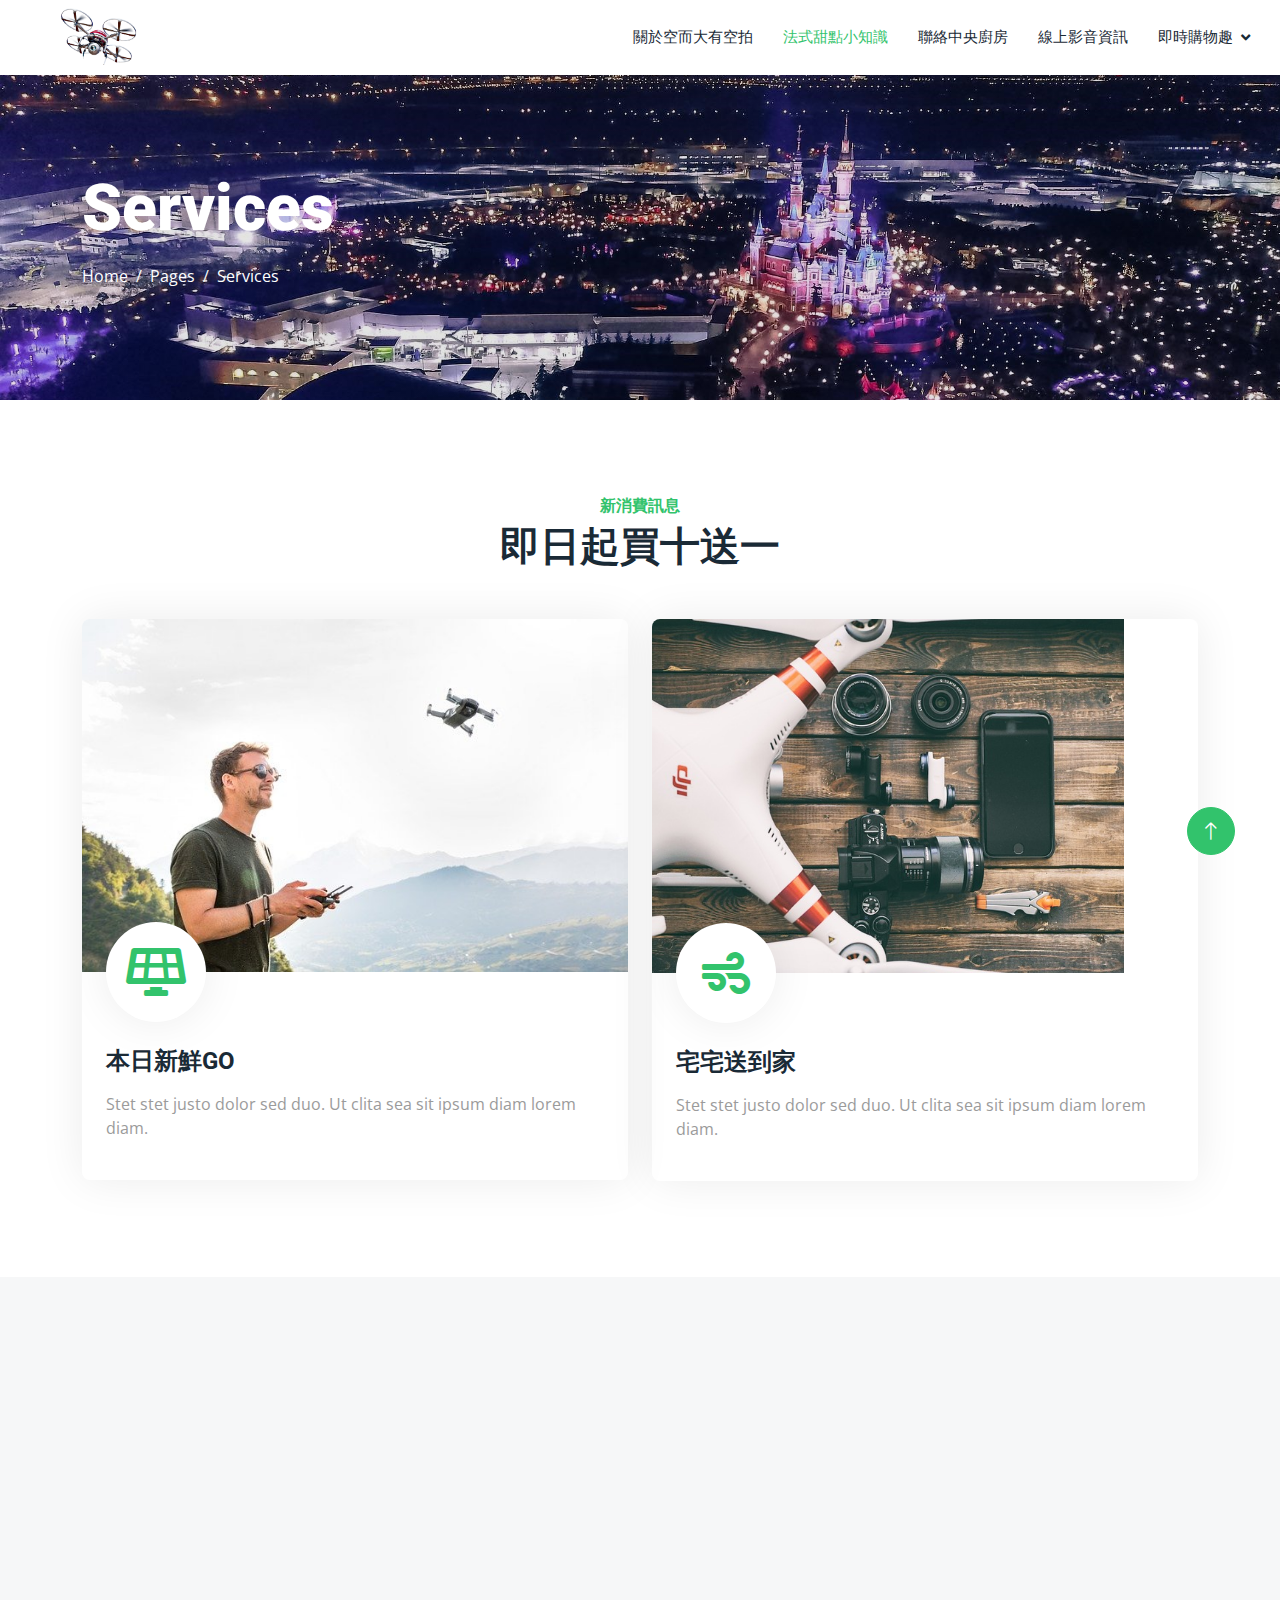
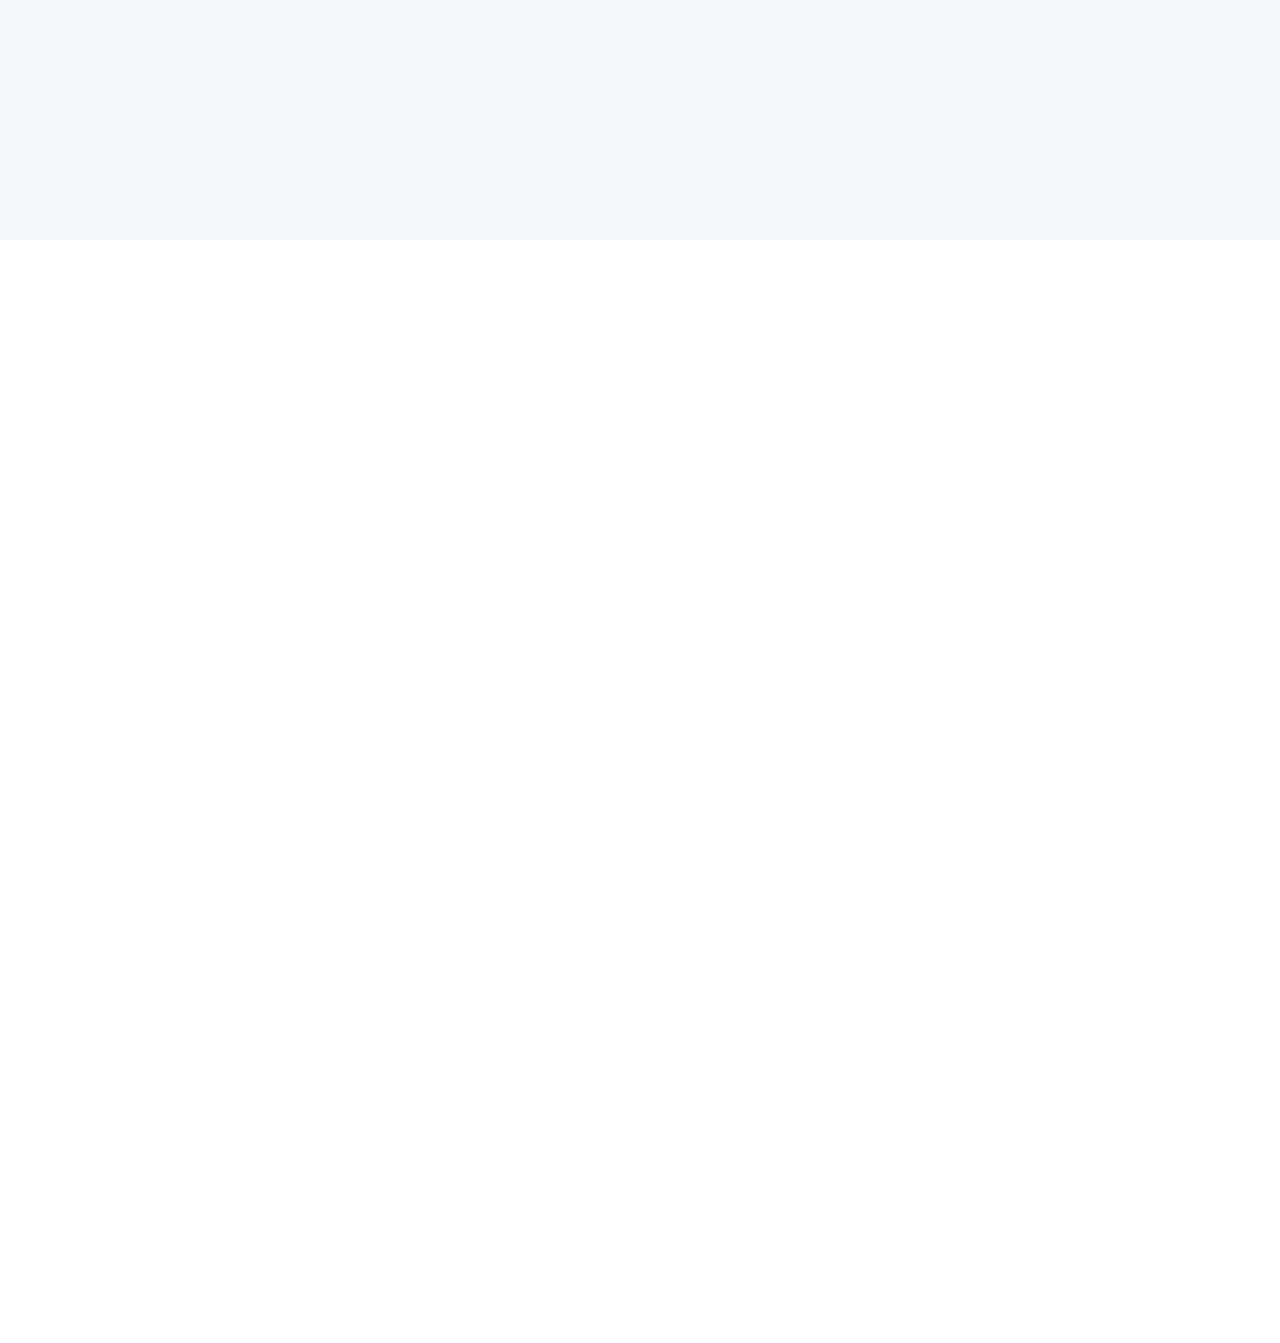
<file: 00knowledge.html>
<!DOCTYPE html>
<html lang="en">

<head>
    <meta charset="utf-8">
    <title>空拍 - 上帝視角</title>
    <meta content="width=device-width, initial-scale=1.0" name="viewport">
    <meta content="" name="keywords">
    <meta content="" name="description">

    <!-- Favicon | step 20, -->
    <link href="./img/favicon.svg" rel="icon">

    <!-- Google Web Fonts -->
    <link rel="preconnect" href="https://fonts.googleapis.com">
    <link rel="preconnect" href="https://fonts.gstatic.com" crossorigin>
    <link href="https://fonts.googleapis.com/css2?family=Open+Sans:wght@400;500&family=Roboto:wght@500;700;900&display=swap" rel="stylesheet"> 

    <!-- Icon Font Stylesheet -->
    <link href="https://cdnjs.cloudflare.com/ajax/libs/font-awesome/5.10.0/css/all.min.css" rel="stylesheet">
    <link href="https://cdn.jsdelivr.net/npm/bootstrap-icons@1.4.1/font/bootstrap-icons.css" rel="stylesheet">

    <!-- Libraries Stylesheet -->
    <link href="lib/animate/animate.min.css" rel="stylesheet">
    <link href="lib/owlcarousel/assets/owl.carousel.min.css" rel="stylesheet">
    <link href="lib/lightbox/css/lightbox.min.css" rel="stylesheet">

    <!-- Customized Bootstrap Stylesheet -->
    <link href="css/bootstrap.min.css" rel="stylesheet">

    <!-- Template Stylesheet -->
    <link href="css/style.css" rel="stylesheet">
</head>

<body>
    <!-- Spinner Start | 旋轉器 -->
    <div id="spinner" class="show bg-white position-fixed translate-middle w-100 vh-100 top-50 start-50 d-flex align-items-center justify-content-center">
        <div class="spinner-border text-primary" style="width: 3rem; height: 3rem;" role="status">
            <span class="sr-only">Loading...</span>
        </div>
    </div>
    <!-- Spinner End -->


    <!-- Topbar Start | step 04 (remark) -->
    <!-- <div class="container-fluid bg-dark p-0">
        <div class="row gx-0 d-none d-lg-flex">
            <div class="col-lg-7 px-5 text-start">
                <div class="h-100 d-inline-flex align-items-center me-4">
                    <small class="fa fa-map-marker-alt text-primary me-2"></small>
                    <small>123 Street, New York, USA</small>
                </div>
                <div class="h-100 d-inline-flex align-items-center">
                    <small class="far fa-clock text-primary me-2"></small>
                    <small>Mon - Fri : 09.00 AM - 09.00 PM</small>
                </div>
            </div>
            <div class="col-lg-5 px-5 text-end">
                <div class="h-100 d-inline-flex align-items-center me-4">
                    <small class="fa fa-phone-alt text-primary me-2"></small>
                    <small>+012 345 6789</small>
                </div>
                <div class="h-100 d-inline-flex align-items-center mx-n2">
                    <a class="btn btn-square btn-link rounded-0 border-0 border-end border-secondary" href=""><i class="fab fa-facebook-f"></i></a>
                    <a class="btn btn-square btn-link rounded-0 border-0 border-end border-secondary" href=""><i class="fab fa-twitter"></i></a>
                    <a class="btn btn-square btn-link rounded-0 border-0 border-end border-secondary" href=""><i class="fab fa-linkedin-in"></i></a>
                    <a class="btn btn-square btn-link rounded-0" href=""><i class="fab fa-instagram"></i></a>
                </div>
            </div>
        </div>
    </div> -->
    <!-- Topbar End -->


    <!-- Navbar Start | step 03* (include 01, 02), step 07*, step 10* (include 08, 09), 21, -->
    <nav class="navbar navbar-expand-lg bg-white navbar-light sticky-top p-0">
        <a href="./index.html" class="navbar-brand d-flex align-items-center px-4 px-lg-5">
            <!-- <h2 class="m-0 text-primary">Solartec</h2> -->
            <img src="./img/brand1.png" alt="" height="100%">
        </a>
        <button type="button" class="navbar-toggler me-4" data-bs-toggle="collapse" data-bs-target="#navbarCollapse">
            <span class="navbar-toggler-icon"></span>
        </button>
        <div class="collapse navbar-collapse" id="navbarCollapse">
            <div class="navbar-nav ms-auto p-4 p-lg-0">
                <!-- <a href="./index.html" class="nav-item nav-link">Home</a> -->
                <a href="./00about.html" class="nav-item nav-link">關於空而大有空拍</a>
                <a href="./00knowledge.html" class="nav-item nav-link active">法式甜點小知識</a>
                <a href="./00contact.html" class="nav-item nav-link">聯絡中央廚房</a>
                <a href="./00video.html" class="nav-item nav-link">線上影音資訊</a>
                <div class="nav-item dropdown">
                    <a href="#" class="nav-link dropdown-toggle" data-bs-toggle="dropdown">即時購物趣</a>
                    <div class="dropdown-menu bg-light m-0">
                        <a href="./00fresh.html" class="dropdown-item">本日新鮮貨</a>
                        <a href="./00part.html" class="dropdown-item">熱門伴手禮</a>
                        <!-- <a href="team.html" class="dropdown-item">Our Team</a>
                        <a href="testimonial.html" class="dropdown-item">Testimonial</a>
                        <a href="404.html" class="dropdown-item">404 Page</a> -->
                    </div>
                </div>
                <!-- <a href="contact.html" class="nav-item nav-link">Contact</a> -->
            </div>
            <!-- <a href="" class="btn btn-primary rounded-0 py-4 px-lg-5 d-none d-lg-block">Get A Quote<i class="fa fa-arrow-right ms-3"></i></a> -->
        </div>
    </nav>
    <!-- Navbar End -->


    <!-- Page Header Start -->
    <div class="container-fluid page-header py-5 mb-5">
        <div class="container py-5">
            <h1 class="display-3 text-white mb-3 animated slideInDown">Services</h1>
            <nav aria-label="breadcrumb animated slideInDown">
                <ol class="breadcrumb">
                    <li class="breadcrumb-item"><a class="text-white" href="#">Home</a></li>
                    <li class="breadcrumb-item"><a class="text-white" href="#">Pages</a></li>
                    <li class="breadcrumb-item text-white active" aria-current="page">Services</li>
                </ol>
            </nav>
        </div>
    </div>
    <!-- Page Header End -->


    <!-- Service Start | step 17, -->
    <div class="container-xxl py-5">
        <div class="container">
            <div class="text-center mx-auto mb-5 wow fadeInUp" data-wow-delay="0.1s" style="max-width: 600px;">
                <h6 class="text-primary">新消費訊息</h6>
                <h1 class="mb-4">即日起買十送一</h1>
            </div>
            <div class="row g-6">
                <div class="col-md-6 col-lg-6 wow fadeInUp" data-wow-delay="0.1s">
                    <div class="service-item rounded overflow-hidden">
                        <img class="img-fluid" src="./img/gallery-1.jpg" alt="">
                        <div class="position-relative p-4 pt-0">
                            <div class="service-icon">
                                <i class="fa fa-solar-panel fa-3x"></i>
                            </div>
                            <h4 class="mb-3">本日新鮮GO</h4>
                            <p>Stet stet justo dolor sed duo. Ut clita sea sit ipsum diam lorem diam.</p>
                            <!-- <a class="small fw-medium" href="">Read More<i class="fa fa-arrow-right ms-2"></i></a> -->
                        </div>
                    </div>
                </div>
                <div class="col-md-6 col-lg-6 wow fadeInUp" data-wow-delay="0.3s">
                    <div class="service-item rounded overflow-hidden">
                        <img class="img-fluid" src="./img/gallery-2.jpg" width="86.5%" alt="">
                        <div class="position-relative p-4 pt-0">
                            <div class="service-icon">
                                <i class="fa fa-wind fa-3x"></i>
                            </div>
                            <h4 class="mb-3">宅宅送到家</h4>
                            <p>Stet stet justo dolor sed duo. Ut clita sea sit ipsum diam lorem diam.</p>
                            <!-- <a class="small fw-medium" href="">Read More<i class="fa fa-arrow-right ms-2"></i></a> -->
                        </div>
                    </div>
                </div>
                <!-- <div class="col-md-6 col-lg-4 wow fadeInUp" data-wow-delay="0.5s">
                    <div class="service-item rounded overflow-hidden">
                        <img class="img-fluid" src="img/img-600x400-3.jpg" alt="">
                        <div class="position-relative p-4 pt-0">
                            <div class="service-icon">
                                <i class="fa fa-lightbulb fa-3x"></i>
                            </div>
                            <h4 class="mb-3">Hydropower Plants</h4>
                            <p>Stet stet justo dolor sed duo. Ut clita sea sit ipsum diam lorem diam.</p>
                            <a class="small fw-medium" href="">Read More<i class="fa fa-arrow-right ms-2"></i></a>
                        </div>
                    </div>
                </div>
                <div class="col-md-6 col-lg-4 wow fadeInUp" data-wow-delay="0.1s">
                    <div class="service-item rounded overflow-hidden">
                        <img class="img-fluid" src="img/img-600x400-4.jpg" alt="">
                        <div class="position-relative p-4 pt-0">
                            <div class="service-icon">
                                <i class="fa fa-solar-panel fa-3x"></i>
                            </div>
                            <h4 class="mb-3">Solar Panels</h4>
                            <p>Stet stet justo dolor sed duo. Ut clita sea sit ipsum diam lorem diam.</p>
                            <a class="small fw-medium" href="">Read More<i class="fa fa-arrow-right ms-2"></i></a>
                        </div>
                    </div>
                </div>
                <div class="col-md-6 col-lg-4 wow fadeInUp" data-wow-delay="0.3s">
                    <div class="service-item rounded overflow-hidden">
                        <img class="img-fluid" src="img/img-600x400-5.jpg" alt="">
                        <div class="position-relative p-4 pt-0">
                            <div class="service-icon">
                                <i class="fa fa-wind fa-3x"></i>
                            </div>
                            <h4 class="mb-3">Wind Turbines</h4>
                            <p>Stet stet justo dolor sed duo. Ut clita sea sit ipsum diam lorem diam.</p>
                            <a class="small fw-medium" href="">Read More<i class="fa fa-arrow-right ms-2"></i></a>
                        </div>
                    </div>
                </div>
                <div class="col-md-6 col-lg-4 wow fadeInUp" data-wow-delay="0.5s">
                    <div class="service-item rounded overflow-hidden">
                        <img class="img-fluid" src="img/img-600x400-6.jpg" alt="">
                        <div class="position-relative p-4 pt-0">
                            <div class="service-icon">
                                <i class="fa fa-lightbulb fa-3x"></i>
                            </div>
                            <h4 class="mb-3">Hydropower Plants</h4>
                            <p>Stet stet justo dolor sed duo. Ut clita sea sit ipsum diam lorem diam.</p>
                            <a class="small fw-medium" href="">Read More<i class="fa fa-arrow-right ms-2"></i></a>
                        </div>
                    </div>
                </div> -->
            </div>
        </div>
    </div>
    <!-- Service End -->


    <!-- Feature Start | b.2欄式 -->
    <div class="container-fluid bg-light overflow-hidden my-5 px-lg-0">
        <div class="container feature px-lg-0">
            <div class="row g-0 mx-lg-0">
                <div class="col-lg-6 feature-text py-5 wow fadeIn" data-wow-delay="0.1s">
                    <div class="p-lg-5 ps-lg-0">
                        <h6 class="text-primary">Why Choose Us!</h6>
                        <h1 class="mb-4">Complete Commercial & Residential Solar Systems</h1>
                        <p class="mb-4 pb-2">Tempor erat elitr rebum at clita. Diam dolor diam ipsum sit. Aliqu diam amet diam et eos. Clita erat ipsum et lorem et sit, sed stet lorem sit clita duo justo erat amet</p>
                        <div class="row g-4">
                            <div class="col-6">
                                <div class="d-flex align-items-center">
                                    <div class="btn-lg-square bg-primary rounded-circle">
                                        <i class="fa fa-check text-white"></i>
                                    </div>
                                    <div class="ms-4">
                                        <p class="mb-0">Quality</p>
                                        <h5 class="mb-0">Services</h5>
                                    </div>
                                </div>
                            </div>
                            <div class="col-6">
                                <div class="d-flex align-items-center">
                                    <div class="btn-lg-square bg-primary rounded-circle">
                                        <i class="fa fa-user-check text-white"></i>
                                    </div>
                                    <div class="ms-4">
                                        <p class="mb-0">Expert</p>
                                        <h5 class="mb-0">Workers</h5>
                                    </div>
                                </div>
                            </div>
                            <div class="col-6">
                                <div class="d-flex align-items-center">
                                    <div class="btn-lg-square bg-primary rounded-circle">
                                        <i class="fa fa-drafting-compass text-white"></i>
                                    </div>
                                    <div class="ms-4">
                                        <p class="mb-0">Free</p>
                                        <h5 class="mb-0">Consultation</h5>
                                    </div>
                                </div>
                            </div>
                            <div class="col-6">
                                <div class="d-flex align-items-center">
                                    <div class="btn-lg-square bg-primary rounded-circle">
                                        <i class="fa fa-headphones text-white"></i>
                                    </div>
                                    <div class="ms-4">
                                        <p class="mb-0">Customer</p>
                                        <h5 class="mb-0">Support</h5>
                                    </div>
                                </div>
                            </div>
                        </div>
                    </div>
                </div>
                <div class="col-lg-6 pe-lg-0 wow fadeIn" data-wow-delay="0.5s" style="min-height: 400px;">
                    <div class="position-relative h-100">
                        <img class="position-absolute img-fluid w-100 h-100" src="img/feature.jpg" style="object-fit: cover;" alt="">
                    </div>
                </div>
            </div>
        </div>
    </div>
    <!-- Feature End -->


    <!-- Testimonial Start | step 26, -->
    <div class="container-xxl py-5">
        <div class="container">
            <div class="text-center mx-auto mb-5 wow fadeInUp" data-wow-delay="0.1s" style="max-width: 600px;">
                <h6 class="text-primary">美食特派員</h6>
                <h1 class="mb-4">挑戰上帝的視角</h1>
            </div>
            <div class="owl-carousel testimonial-carousel wow fadeInUp" data-wow-delay="0.1s">
                <div class="testimonial-item text-center">
                    <div class="testimonial-img position-relative">
                        <img class="img-fluid rounded-circle mx-auto mb-5" src="img/testimonial-1.jpg">
                        <div class="btn-square bg-primary rounded-circle">
                            <i class="fa fa-quote-left text-white"></i>
                        </div>
                    </div>
                    <div class="testimonial-text text-center rounded p-4">
                        <p>Clita clita tempor justo dolor ipsum amet kasd amet duo justo duo duo labore sed sed. Magna ut diam sit et amet stet eos sed clita erat magna elitr erat sit sit erat at rebum justo sea clita.</p>
                        <h5 class="mb-1">秘密客 1</h5>
                        <span class="fst-italic">Profession</span>
                    </div>
                </div>
                <div class="testimonial-item text-center">
                    <div class="testimonial-img position-relative">
                        <img class="img-fluid rounded-circle mx-auto mb-5" src="img/testimonial-2.jpg">
                        <div class="btn-square bg-primary rounded-circle">
                            <i class="fa fa-quote-left text-white"></i>
                        </div>
                    </div>
                    <div class="testimonial-text text-center rounded p-4">
                        <p>Clita clita tempor justo dolor ipsum amet kasd amet duo justo duo duo labore sed sed. Magna ut diam sit et amet stet eos sed clita erat magna elitr erat sit sit erat at rebum justo sea clita.</p>
                        <h5 class="mb-1">秘密客 2</h5>
                        <span class="fst-italic">Profession</span>
                    </div>
                </div>
                <div class="testimonial-item text-center">
                    <div class="testimonial-img position-relative">
                        <img class="img-fluid rounded-circle mx-auto mb-5" src="img/testimonial-3.jpg">
                        <div class="btn-square bg-primary rounded-circle">
                            <i class="fa fa-quote-left text-white"></i>
                        </div>
                    </div>
                    <div class="testimonial-text text-center rounded p-4">
                        <p>Clita clita tempor justo dolor ipsum amet kasd amet duo justo duo duo labore sed sed. Magna ut diam sit et amet stet eos sed clita erat magna elitr erat sit sit erat at rebum justo sea clita.</p>
                        <h5 class="mb-1">秘密客 3</h5>
                        <span class="fst-italic">Profession</span>
                    </div>
                </div>
                <div class="testimonial-item text-center">
                    <div class="testimonial-img position-relative">
                        <img class="img-fluid rounded-circle mx-auto mb-5" src="img/testimonial-4.jpg">
                        <div class="btn-square bg-primary rounded-circle">
                            <i class="fa fa-quote-left text-white"></i>
                        </div>
                    </div>
                    <div class="testimonial-text text-center rounded p-4">
                        <p>Clita clita tempor justo dolor ipsum amet kasd amet duo justo duo duo labore sed sed. Magna ut diam sit et amet stet eos sed clita erat magna elitr erat sit sit erat at rebum justo sea clita.</p>
                        <h5 class="mb-1">秘密客 4</h5>
                        <span class="fst-italic">Profession</span>
                    </div>
                </div>
                <div class="testimonial-item text-center">
                    <div class="testimonial-img position-relative">
                        <img class="img-fluid rounded-circle mx-auto mb-5" src="img/testimonial-5.jpg">
                        <div class="btn-square bg-primary rounded-circle">
                            <i class="fa fa-quote-left text-white"></i>
                        </div>
                    </div>
                    <div class="testimonial-text text-center rounded p-4">
                        <p>Clita clita tempor justo dolor ipsum amet kasd amet duo justo duo duo labore sed sed. Magna ut diam sit et amet stet eos sed clita erat magna elitr erat sit sit erat at rebum justo sea clita.</p>
                        <h5 class="mb-1">秘密客 5</h5>
                        <span class="fst-italic">Profession</span>
                    </div>
                </div>
            </div>
        </div>
    </div>
    <!-- Testimonial End -->
        

    <!-- Footer Start | step 14* (include 13), -->
    <div class="container-fluid bg-dark text-body footer mt-5 pt-5 wow fadeIn" data-wow-delay="0.1s">
        <div class="container py-5">
            <div class="row g-5">
                <div class="col-lg-4 col-md-6">
                    <h5 class="text-white mb-4">我們的故事</h5>
                    <a class="btn btn-link" href="">品牌故事</a>
                    <a class="btn btn-link" href="">產品介紹</a>
                    <a class="btn btn-link" href="">空拍小教室</a>
                    <a class="btn btn-link" href="">最新產品</a>
                    <a class="btn btn-link" href="">隱私權條款</a>
                </div>
                <div class="col-lg-4 col-md-6">
                    <h5 class="text-white mb-4">店鋪資訊</h5>
                    <p class="mb-2"><i class="fa fa-map-marker-alt me-3"></i>高雄市三民區博愛路</p>
                    <p class="mb-2"><i class="fa fa-phone-alt me-3"></i>(07) 313 - 1313</p>
                    <p class="mb-2"><i class="fa fa-envelope me-3"></i>peterchang72@gmail.com</p>
                </div>
                <!-- <div class="col-lg-3 col-md-6">
                    <h5 class="text-white mb-4">Project Gallery</h5>
                    <div class="row g-2">
                        <div class="col-4">
                            <img class="img-fluid rounded" src="img/gallery-1.jpg" alt="">
                        </div>
                        <div class="col-4">
                            <img class="img-fluid rounded" src="img/gallery-2.jpg" alt="">
                        </div>
                        <div class="col-4">
                            <img class="img-fluid rounded" src="img/gallery-3.jpg" alt="">
                        </div>
                        <div class="col-4">
                            <img class="img-fluid rounded" src="img/gallery-4.jpg" alt="">
                        </div>
                        <div class="col-4">
                            <img class="img-fluid rounded" src="img/gallery-5.jpg" alt="">
                        </div>
                        <div class="col-4">
                            <img class="img-fluid rounded" src="img/gallery-6.jpg" alt="">
                        </div>
                    </div>
                </div> -->
                <div class="col-lg-4 col-md-6">
                    <h5 class="text-white mb-4">訊息公告</h5>
                    <p>假裝放一張圖</p>
                    <div class="position-relative mx-auto" style="max-width: 400px;">
                        <!-- <input class="form-control border-0 w-100 py-3 ps-4 pe-5" type="text" placeholder="Your email">
                        <button type="button" class="btn btn-primary py-2 position-absolute top-0 end-0 mt-2 me-2">SignUp</button> -->
                    </div>
                    <div class="d-flex pt-2">
                        <a class="btn btn-square btn-outline-light btn-social" href=""><i class="fab fa-google"></i></a>
                        <a class="btn btn-square btn-outline-light btn-social" href=""><i class="fab fa-facebook-f"></i></a>
                        <a class="btn btn-square btn-outline-light btn-social" href=""><i class="fab fa-youtube"></i></a>
                        <a class="btn btn-square btn-outline-light btn-social" href=""><i class="fab fa-linkedin-in"></i></a>
                    </div>
                </div>
            </div>
        </div>
        <div class="container">
            <div class="copyright">
                <div class="row">
                    <div class="col-md-6 text-center text-md-start mb-3 mb-md-0">
                        &copy; <a href="#">空而大有空拍</a>, All Right Reserved.
                    </div>
                    <div class="col-md-6 text-center text-md-end">
                        <!--/*** This template is free as long as you keep the footer author’s credit link/attribution link/backlink. If you'd like to use the template without the footer author’s credit link/attribution link/backlink, you can purchase the Credit Removal License from "https://htmlcodex.com/credit-removal". Thank you for your support. ***/-->
                        Designed By <a href="https://htmlcodex.com">Peter Chang</a><br>
                        <!-- Distributed By: <a href="https://themewagon.com" target="_blank">ThemeWagon</a> -->
                    </div>
                </div>
            </div>
        </div>
    </div>
    <!-- Footer End -->


    <!-- Back to Top -->
    <a href="#" class="btn btn-lg btn-primary btn-lg-square rounded-circle back-to-top"><i class="bi bi-arrow-up"></i></a>


    <!-- JavaScript Libraries -->
    <script src="https://code.jquery.com/jquery-3.4.1.min.js"></script>
    <script src="https://cdn.jsdelivr.net/npm/bootstrap@5.0.0/dist/js/bootstrap.bundle.min.js"></script>
    <script src="lib/wow/wow.min.js"></script>
    <script src="lib/easing/easing.min.js"></script>
    <script src="lib/waypoints/waypoints.min.js"></script>
    <script src="lib/counterup/counterup.min.js"></script>
    <script src="lib/owlcarousel/owl.carousel.min.js"></script>
    <script src="lib/isotope/isotope.pkgd.min.js"></script>
    <script src="lib/lightbox/js/lightbox.min.js"></script>

    <!-- Template Javascript -->
    <script src="js/main.js"></script>
</body>

</html>
</file>
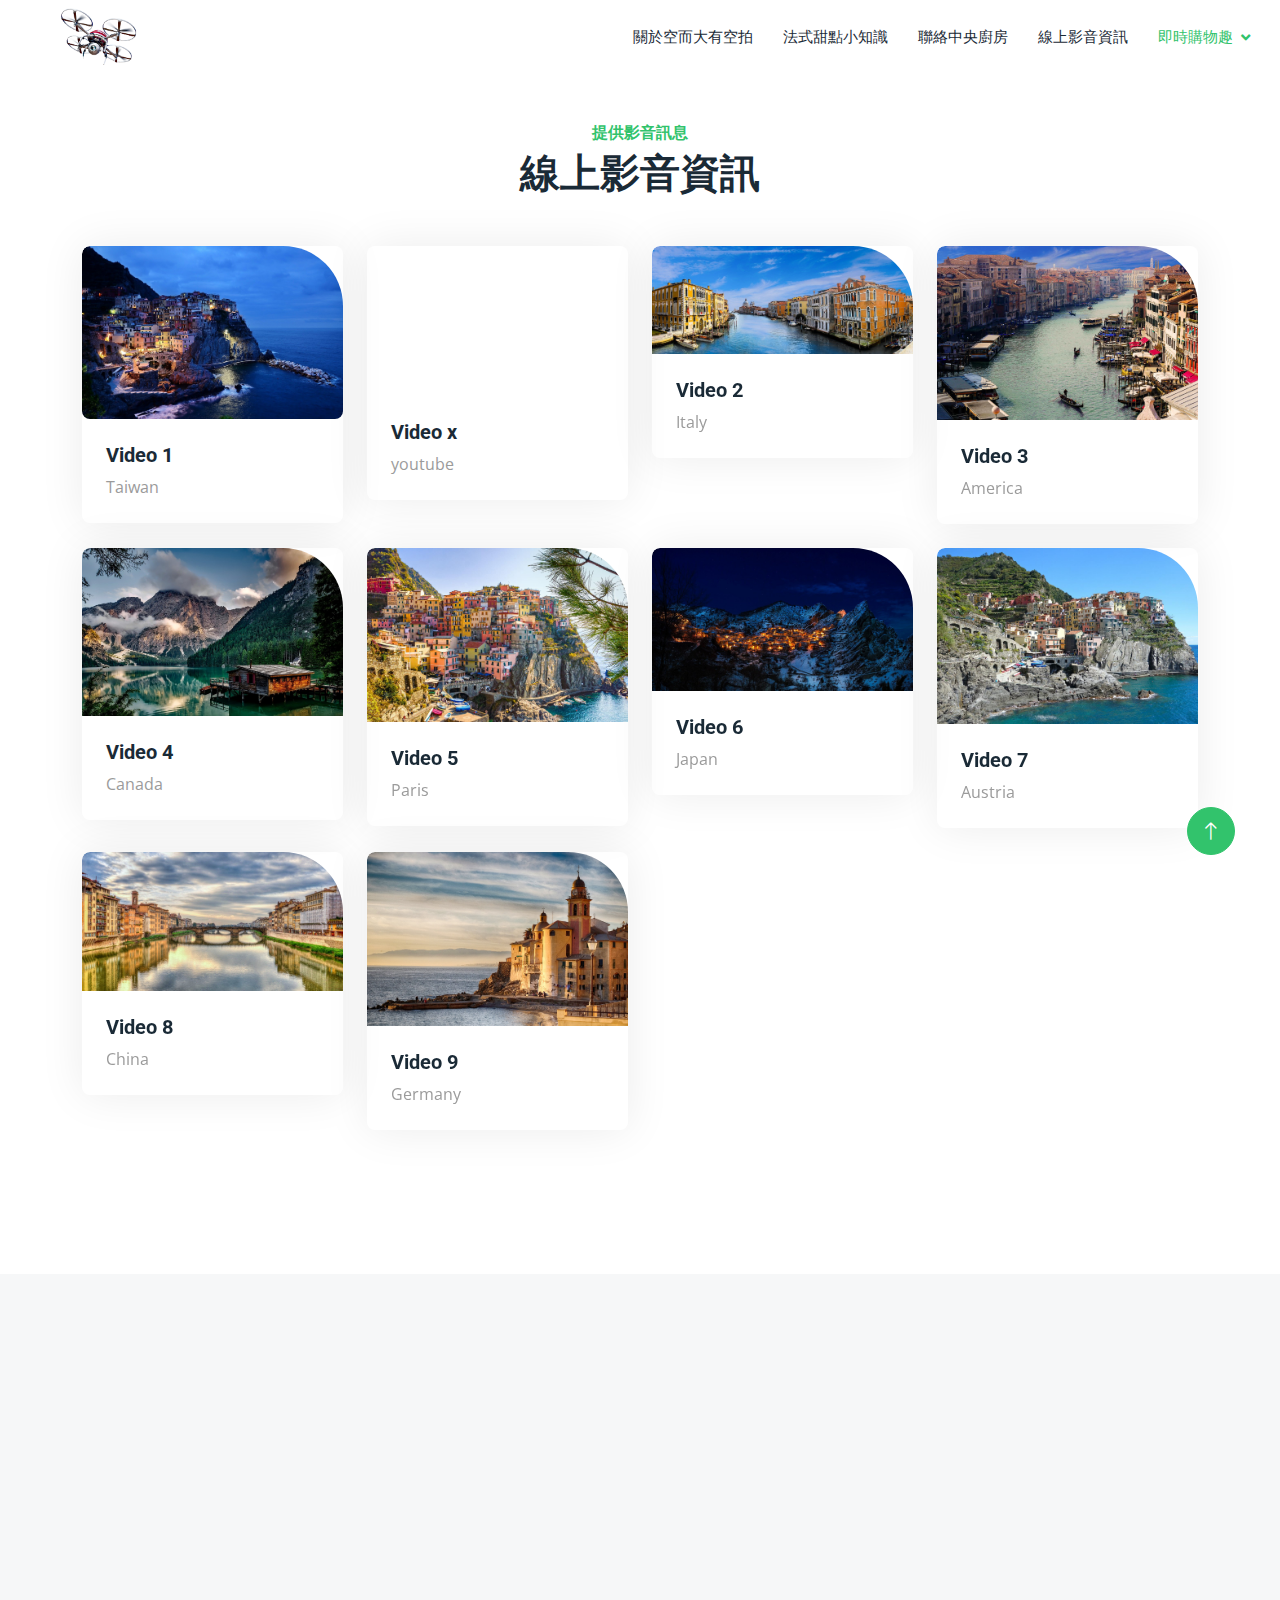
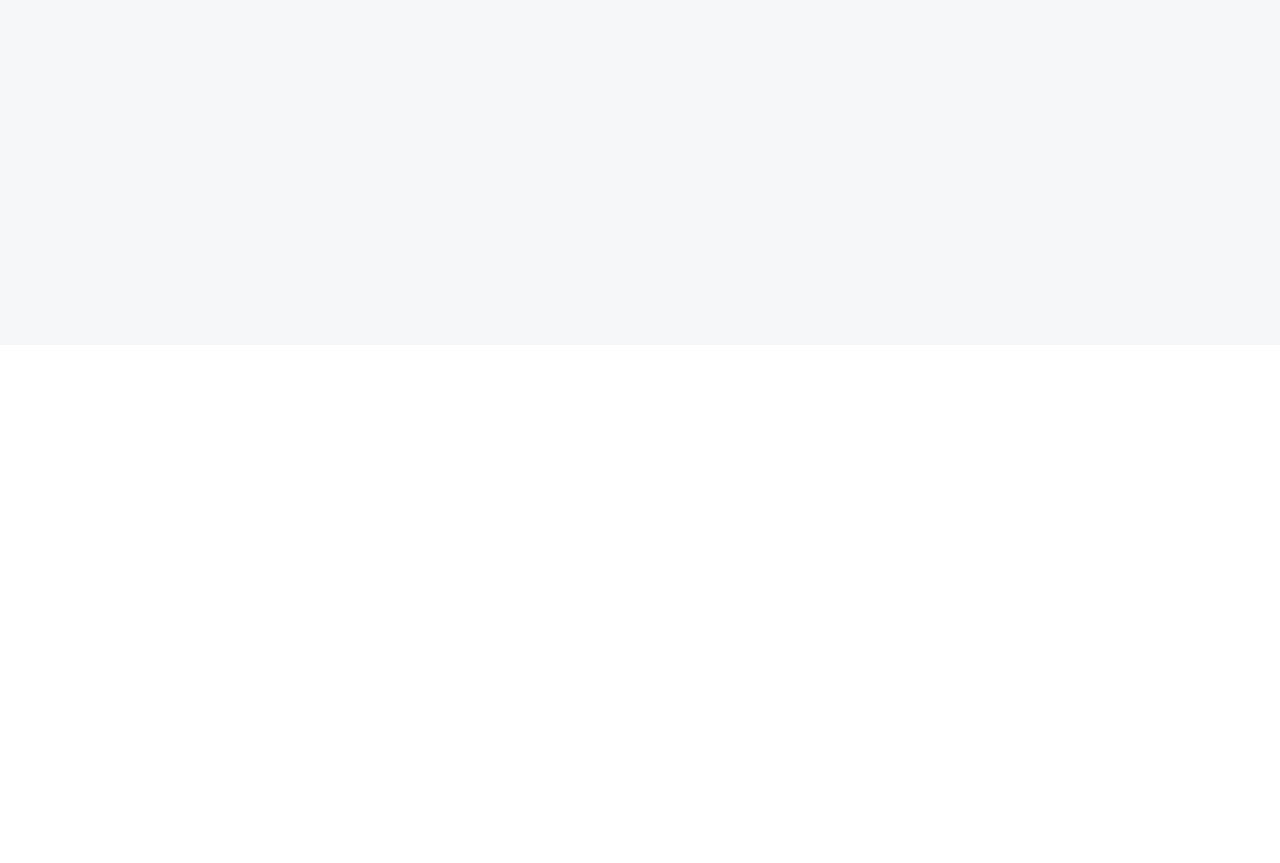
<file: 00part.html>
<!DOCTYPE html>
<html lang="en">

<head>
    <meta charset="utf-8">
    <title>空拍 - 上帝視角</title>
    <meta content="width=device-width, initial-scale=1.0" name="viewport">
    <meta content="" name="keywords">
    <meta content="" name="description">

    <!-- Favicon | step 20, -->
    <link href="./img/favicon.svg" rel="icon">

    <!-- Google Web Fonts -->
    <link rel="preconnect" href="https://fonts.googleapis.com">
    <link rel="preconnect" href="https://fonts.gstatic.com" crossorigin>
    <link href="https://fonts.googleapis.com/css2?family=Open+Sans:wght@400;500&family=Roboto:wght@500;700;900&display=swap" rel="stylesheet"> 

    <!-- Icon Font Stylesheet -->
    <link href="https://cdnjs.cloudflare.com/ajax/libs/font-awesome/5.10.0/css/all.min.css" rel="stylesheet">
    <link href="https://cdn.jsdelivr.net/npm/bootstrap-icons@1.4.1/font/bootstrap-icons.css" rel="stylesheet">

    <!-- Libraries Stylesheet -->
    <link href="lib/animate/animate.min.css" rel="stylesheet">
    <link href="lib/owlcarousel/assets/owl.carousel.min.css" rel="stylesheet">
    <link href="lib/lightbox/css/lightbox.min.css" rel="stylesheet">

    <!-- Customized Bootstrap Stylesheet -->
    <link href="css/bootstrap.min.css" rel="stylesheet">

    <!-- Template Stylesheet -->
    <link href="css/style.css" rel="stylesheet">
</head>

<body>
    <!-- Spinner Start | 旋轉器 -->
    <div id="spinner" class="show bg-white position-fixed translate-middle w-100 vh-100 top-50 start-50 d-flex align-items-center justify-content-center">
        <div class="spinner-border text-primary" style="width: 3rem; height: 3rem;" role="status">
            <span class="sr-only">Loading...</span>
        </div>
    </div>
    <!-- Spinner End -->


    <!-- Topbar Start | step 04 (remark) -->
    <!-- <div class="container-fluid bg-dark p-0">
        <div class="row gx-0 d-none d-lg-flex">
            <div class="col-lg-7 px-5 text-start">
                <div class="h-100 d-inline-flex align-items-center me-4">
                    <small class="fa fa-map-marker-alt text-primary me-2"></small>
                    <small>123 Street, New York, USA</small>
                </div>
                <div class="h-100 d-inline-flex align-items-center">
                    <small class="far fa-clock text-primary me-2"></small>
                    <small>Mon - Fri : 09.00 AM - 09.00 PM</small>
                </div>
            </div>
            <div class="col-lg-5 px-5 text-end">
                <div class="h-100 d-inline-flex align-items-center me-4">
                    <small class="fa fa-phone-alt text-primary me-2"></small>
                    <small>+012 345 6789</small>
                </div>
                <div class="h-100 d-inline-flex align-items-center mx-n2">
                    <a class="btn btn-square btn-link rounded-0 border-0 border-end border-secondary" href=""><i class="fab fa-facebook-f"></i></a>
                    <a class="btn btn-square btn-link rounded-0 border-0 border-end border-secondary" href=""><i class="fab fa-twitter"></i></a>
                    <a class="btn btn-square btn-link rounded-0 border-0 border-end border-secondary" href=""><i class="fab fa-linkedin-in"></i></a>
                    <a class="btn btn-square btn-link rounded-0" href=""><i class="fab fa-instagram"></i></a>
                </div>
            </div>
        </div>
    </div> -->
    <!-- Topbar End -->


    <!-- Navbar Start | step 03* (include 01, 02), step 07*, step 10* (include 08, 09), 21,  -->
    <nav class="navbar navbar-expand-lg bg-white navbar-light sticky-top p-0">
        <a href="./index.html" class="navbar-brand d-flex align-items-center px-4 px-lg-5">
            <!-- <h2 class="m-0 text-primary">Solartec</h2> -->
            <img src="./img/brand1.png" alt="" height="100%">
        </a>
        <button type="button" class="navbar-toggler me-4" data-bs-toggle="collapse" data-bs-target="#navbarCollapse">
            <span class="navbar-toggler-icon"></span>
        </button>
        <div class="collapse navbar-collapse" id="navbarCollapse">
            <div class="navbar-nav ms-auto p-4 p-lg-0">
                <!-- <a href="./index.html" class="nav-item nav-link">Home</a> -->
                <a href="./00about.html" class="nav-item nav-link">關於空而大有空拍</a>
                <a href="./00knowledge.html" class="nav-item nav-link">法式甜點小知識</a>
                <a href="./00contact.html" class="nav-item nav-link">聯絡中央廚房</a>
                <a href="./00video.html" class="nav-item nav-link">線上影音資訊</a>
                <div class="nav-item dropdown">
                    <a href="#" class="nav-link dropdown-toggle active" data-bs-toggle="dropdown">即時購物趣</a>
                    <div class="dropdown-menu bg-light m-0">
                        <a href="./00fresh.html" class="dropdown-item">本日新鮮貨</a>
                        <a href="./00part.html" class="dropdown-item active">熱門伴手禮</a>
                        <!-- <a href="team.html" class="dropdown-item">Our Team</a>
                        <a href="testimonial.html" class="dropdown-item">Testimonial</a>
                        <a href="404.html" class="dropdown-item">404 Page</a> -->
                    </div>
                </div>
                <!-- <a href="contact.html" class="nav-item nav-link">Contact</a> -->
            </div>
            <!-- <a href="" class="btn btn-primary rounded-0 py-4 px-lg-5 d-none d-lg-block">Get A Quote<i class="fa fa-arrow-right ms-3"></i></a> -->
        </div>
    </nav>
    <!-- Navbar End -->


    <!-- Page Header Start | step 22, -->
    <!-- <div class="container-fluid page-header py-5 mb-5">
        <div class="container py-5">
            <h1 class="display-3 text-white mb-3 animated slideInDown">Free Quote</h1>
            <nav aria-label="breadcrumb animated slideInDown">
                <ol class="breadcrumb">
                    <li class="breadcrumb-item"><a class="text-white" href="#">Home</a></li>
                    <li class="breadcrumb-item"><a class="text-white" href="#">Pages</a></li>
                    <li class="breadcrumb-item text-white active" aria-current="page">Free Quote</li>
                </ol>
            </nav>
        </div>
    </div> -->
    <!-- Page Header End -->

    <!-- Team Start | step 23, -->
    <div class="container-xxl py-5">
        <div class="container">
            <div class="text-center mx-auto mb-5 wow fadeInUp" data-wow-delay="0.1s" style="max-width: 600px;">
                <h6 class="text-primary">提供影音訊息</h6>
                <h1 class="mb-4">線上影音資訊</h1>
            </div>
            <div class="row g-4">
                <div class="col-lg-3 col-md-6 wow fadeInUp" data-wow-delay="0.1s">
                    <div class="team-item rounded overflow-hidden">
                        
                        <div class="d-flex portfolio-item">
                            <div class="portfolio-img rounded overflow-hidden">
                                <img class="img-fluid w-100" src="./img/italy01.jpg" alt="">
                                <!-- <img class="img-fluid" src="./img/air1.jpg" alt=""> -->
                                <div class="portfolio-btn">
                                    <a class="btn btn-lg-square btn-outline-light rounded-circle mx-1" href="./img/italy01.jpg" data-lightbox="portfolio"><i class="fa fa-eye"></i></a>
                                    <!-- <a class="btn btn-lg-square btn-outline-light rounded-circle mx-1" href=""><i class="fa fa-link"></i></a> -->
                                </div>
                                <!-- <div class="team-social w-25">
                                    <a class="btn btn-lg-square btn-outline-primary rounded-circle mt-3" href=""><i class="fab fa-facebook-f"></i></a>
                                    <a class="btn btn-lg-square btn-outline-primary rounded-circle mt-3" href=""><i class="fab fa-twitter"></i></a>
                                    <a class="btn btn-lg-square btn-outline-primary rounded-circle mt-3" href=""><i class="fab fa-instagram"></i></a>
                                </div> -->
                            </div>
                        </div>
                        <div class="p-4">
                            <h5>Video 1</h5>
                            <span>Taiwan</span>
                        </div>
                    </div>
                </div>
                <div class="col-lg-3 col-md-6 wow fadeInUp" data-wow-delay="0.3s">
                    <div class="team-item rounded overflow-hidden">
                        <div class="d-flex">
                            <iframe width="100%" height="100%" src="https://www.youtube.com/embed/yPFzh0Z5w2I" title="Video3" frameborder="0"
                                allow="autoplay" allowfullscreen></iframe>
                            <!-- <img class="img-fluid w-100" src="./img/italy02.jpg" alt=""> -->
                            <!-- <div class="team-social w-25">
                                <a class="btn btn-lg-square btn-outline-primary rounded-circle mt-3" href=""><i class="fab fa-facebook-f"></i></a>
                                <a class="btn btn-lg-square btn-outline-primary rounded-circle mt-3" href=""><i class="fab fa-twitter"></i></a>
                                <a class="btn btn-lg-square btn-outline-primary rounded-circle mt-3" href=""><i class="fab fa-instagram"></i></a>
                            </div> -->
                        </div>
                        <div class="p-4">
                            <h5>Video x</h5>
                            <span>youtube</span>
                        </div>
                    </div>
                </div>
                <div class="col-lg-3 col-md-6 wow fadeInUp" data-wow-delay="0.3s">
                    <div class="team-item rounded overflow-hidden">
                        <div class="d-flex">
                            <a href="https://www.youtube.com/watch?v=Hq0I0qLk4po&list=RDHq0I0qLk4po&index=1" target="_blank"
                                rel="noopener noreferrer">
                                <img class="img-fluid w-100" src="./img/italy02.jpg" alt="">
                            </a>
                            <!-- <div class="team-social w-25">
                                <a class="btn btn-lg-square btn-outline-primary rounded-circle mt-3" href=""><i class="fab fa-facebook-f"></i></a>
                                <a class="btn btn-lg-square btn-outline-primary rounded-circle mt-3" href=""><i class="fab fa-twitter"></i></a>
                                <a class="btn btn-lg-square btn-outline-primary rounded-circle mt-3" href=""><i class="fab fa-instagram"></i></a>
                            </div> -->
                        </div>
                        <div class="p-4">
                            <h5>Video 2</h5>
                            <span>Italy</span>
                        </div>
                    </div>
                </div>
                <div class="col-lg-3 col-md-6 wow fadeInUp" data-wow-delay="0.5s">
                    <div class="team-item rounded overflow-hidden">
                        <div class="d-flex">
                            <img class="img-fluid w-100" src="./img/italy03.jpg" alt="">
                            <!-- <div class="team-social w-25">
                                <a class="btn btn-lg-square btn-outline-primary rounded-circle mt-3" href=""><i class="fab fa-facebook-f"></i></a>
                                <a class="btn btn-lg-square btn-outline-primary rounded-circle mt-3" href=""><i class="fab fa-twitter"></i></a>
                                <a class="btn btn-lg-square btn-outline-primary rounded-circle mt-3" href=""><i class="fab fa-instagram"></i></a>
                            </div> -->
                        </div>
                        <div class="p-4">
                            <h5>Video 3</h5>
                            <span>America</span>
                        </div>
                    </div>
                </div>

                <div class="col-lg-3 col-md-6 wow fadeInUp" data-wow-delay="0.3s">
                    <div class="team-item rounded overflow-hidden">
                        <div class="d-flex">
                            <img class="img-fluid w-100" src="./img/italy04.jpg" alt="">
                            <!-- <div class="team-social w-25">
                                <a class="btn btn-lg-square btn-outline-primary rounded-circle mt-3" href=""><i class="fab fa-facebook-f"></i></a>
                                <a class="btn btn-lg-square btn-outline-primary rounded-circle mt-3" href=""><i class="fab fa-twitter"></i></a>
                                <a class="btn btn-lg-square btn-outline-primary rounded-circle mt-3" href=""><i class="fab fa-instagram"></i></a>
                            </div> -->
                        </div>
                        <div class="p-4">
                            <h5>Video 4</h5>
                            <span>Canada</span>
                        </div>
                    </div>
                </div>
                <div class="col-lg-3 col-md-6 wow fadeInUp" data-wow-delay="0.5s">
                    <div class="team-item rounded overflow-hidden">
                        <div class="d-flex">
                            <img class="img-fluid w-100" src="./img/italy05.jpg" alt="">
                            <!-- <div class="team-social w-25">
                                <a class="btn btn-lg-square btn-outline-primary rounded-circle mt-3" href=""><i class="fab fa-facebook-f"></i></a>
                                <a class="btn btn-lg-square btn-outline-primary rounded-circle mt-3" href=""><i class="fab fa-twitter"></i></a>
                                <a class="btn btn-lg-square btn-outline-primary rounded-circle mt-3" href=""><i class="fab fa-instagram"></i></a>
                            </div> -->
                        </div>
                        <div class="p-4">
                            <h5>Video 5</h5>
                            <span>Paris</span>
                        </div>
                    </div>
                </div>
                <div class="col-lg-3 col-md-6 wow fadeInUp" data-wow-delay="0.3s">
                    <div class="team-item rounded overflow-hidden">
                        <div class="d-flex">
                            <img class="img-fluid w-100" src="./img/italy06.jpg" alt="">
                            <!-- <div class="team-social w-25">
                                <a class="btn btn-lg-square btn-outline-primary rounded-circle mt-3" href=""><i class="fab fa-facebook-f"></i></a>
                                <a class="btn btn-lg-square btn-outline-primary rounded-circle mt-3" href=""><i class="fab fa-twitter"></i></a>
                                <a class="btn btn-lg-square btn-outline-primary rounded-circle mt-3" href=""><i class="fab fa-instagram"></i></a>
                            </div> -->
                        </div>
                        <div class="p-4">
                            <h5>Video 6</h5>
                            <span>Japan</span>
                        </div>
                    </div>
                </div>
                
                <div class="col-lg-3 col-md-6 wow fadeInUp" data-wow-delay="0.5s">
                    <div class="team-item rounded overflow-hidden">
                        <div class="d-flex">
                            <img class="img-fluid w-100" src="./img/italy07.jpg" alt="">
                            <!-- <div class="team-social w-25">
                                <a class="btn btn-lg-square btn-outline-primary rounded-circle mt-3" href=""><i class="fab fa-facebook-f"></i></a>
                                <a class="btn btn-lg-square btn-outline-primary rounded-circle mt-3" href=""><i class="fab fa-twitter"></i></a>
                                <a class="btn btn-lg-square btn-outline-primary rounded-circle mt-3" href=""><i class="fab fa-instagram"></i></a>
                            </div> -->
                        </div>
                        <div class="p-4">
                            <h5>Video 7</h5>
                            <span>Austria</span>
                        </div>
                    </div>
                </div>
                <div class="col-lg-3 col-md-6 wow fadeInUp" data-wow-delay="0.3s">
                    <div class="team-item rounded overflow-hidden">
                        <div class="d-flex">
                            <img class="img-fluid w-100" src="./img/italy08.jpg" alt="">
                            <!-- <div class="team-social w-25">
                                <a class="btn btn-lg-square btn-outline-primary rounded-circle mt-3" href=""><i class="fab fa-facebook-f"></i></a>
                                <a class="btn btn-lg-square btn-outline-primary rounded-circle mt-3" href=""><i class="fab fa-twitter"></i></a>
                                <a class="btn btn-lg-square btn-outline-primary rounded-circle mt-3" href=""><i class="fab fa-instagram"></i></a>
                            </div> -->
                        </div>
                        <div class="p-4">
                            <h5>Video 8</h5>
                            <span>China</span>
                        </div>
                    </div>
                </div>
                <div class="col-lg-3 col-md-6 wow fadeInUp" data-wow-delay="0.5s">
                    <div class="team-item rounded overflow-hidden">
                        <div class="d-flex">
                            <img class="img-fluid w-100" src="./img/italy09.jpg" alt="">
                            <!-- <div class="team-social w-25">
                                <a class="btn btn-lg-square btn-outline-primary rounded-circle mt-3" href=""><i class="fab fa-facebook-f"></i></a>
                                <a class="btn btn-lg-square btn-outline-primary rounded-circle mt-3" href=""><i class="fab fa-twitter"></i></a>
                                <a class="btn btn-lg-square btn-outline-primary rounded-circle mt-3" href=""><i class="fab fa-instagram"></i></a>
                            </div> -->
                        </div>
                        <div class="p-4">
                            <h5>Video 9</h5>
                            <span>Germany</span>
                        </div>
                    </div>
                </div>
            </div>
        </div>
    </div>
    <!-- Team End -->

    <!-- Quote Start -->
    <div class="container-fluid bg-light overflow-hidden px-lg-0" style="margin: 6rem 0;">
        <div class="container quote px-lg-0">
            <div class="row g-0 mx-lg-0">
                <div class="col-lg-6 ps-lg-0 wow fadeIn" data-wow-delay="0.1s" style="min-height: 400px;">
                    <div class="position-relative h-100">
                        <img class="position-absolute img-fluid w-100 h-100" src="img/quote.jpg" style="object-fit: cover;" alt="">
                    </div>
                </div>
                <div class="col-lg-6 quote-text py-5 wow fadeIn" data-wow-delay="0.5s">
                    <div class="p-lg-5 pe-lg-0">
                        <h6 class="text-primary">Free Quote</h6>
                        <h1 class="mb-4">Get A Free Quote</h1>
                        <p class="mb-4 pb-2">Tempor erat elitr rebum at clita. Diam dolor diam ipsum sit. Aliqu diam amet diam et eos. Clita erat ipsum et lorem et sit, sed stet lorem sit clita duo justo erat amet</p>
                        <form>
                            <div class="row g-3">
                                <div class="col-12 col-sm-6">
                                    <input type="text" class="form-control border-0" placeholder="Your Name" style="height: 55px;">
                                </div>
                                <div class="col-12 col-sm-6">
                                    <input type="email" class="form-control border-0" placeholder="Your Email" style="height: 55px;">
                                </div>
                                <div class="col-12 col-sm-6">
                                    <input type="text" class="form-control border-0" placeholder="Your Mobile" style="height: 55px;">
                                </div>
                                <div class="col-12 col-sm-6">
                                    <select class="form-select border-0" style="height: 55px;">
                                        <option selected>Select A Service</option>
                                        <option value="1">Service 1</option>
                                        <option value="2">Service 2</option>
                                        <option value="3">Service 3</option>
                                    </select>
                                </div>
                                <div class="col-12">
                                    <textarea class="form-control border-0" placeholder="Special Note"></textarea>
                                </div>
                                <div class="col-12">
                                    <button class="btn btn-primary rounded-pill py-3 px-5" type="submit">Submit</button>
                                </div>
                            </div>
                        </form>
                    </div>
                </div>
            </div>
        </div>
    </div>
    <!-- Quote End -->
        

    <!-- Footer Start | step 14* (include 13), -->
    <div class="container-fluid bg-dark text-body footer mt-5 pt-5 wow fadeIn" data-wow-delay="0.1s">
        <div class="container py-5">
            <div class="row g-5">
                <div class="col-lg-4 col-md-6">
                    <h5 class="text-white mb-4">我們的故事</h5>
                    <a class="btn btn-link" href="">品牌故事</a>
                    <a class="btn btn-link" href="">產品介紹</a>
                    <a class="btn btn-link" href="">空拍小教室</a>
                    <a class="btn btn-link" href="">最新產品</a>
                    <a class="btn btn-link" href="">隱私權條款</a>
                </div>
                <div class="col-lg-4 col-md-6">
                    <h5 class="text-white mb-4">店鋪資訊</h5>
                    <p class="mb-2"><i class="fa fa-map-marker-alt me-3"></i>高雄市三民區博愛路</p>
                    <p class="mb-2"><i class="fa fa-phone-alt me-3"></i>(07) 313 - 1313</p>
                    <p class="mb-2"><i class="fa fa-envelope me-3"></i>peterchang72@gmail.com</p>
                </div>
                <!-- <div class="col-lg-3 col-md-6">
                    <h5 class="text-white mb-4">Project Gallery</h5>
                    <div class="row g-2">
                        <div class="col-4">
                            <img class="img-fluid rounded" src="img/gallery-1.jpg" alt="">
                        </div>
                        <div class="col-4">
                            <img class="img-fluid rounded" src="img/gallery-2.jpg" alt="">
                        </div>
                        <div class="col-4">
                            <img class="img-fluid rounded" src="img/gallery-3.jpg" alt="">
                        </div>
                        <div class="col-4">
                            <img class="img-fluid rounded" src="img/gallery-4.jpg" alt="">
                        </div>
                        <div class="col-4">
                            <img class="img-fluid rounded" src="img/gallery-5.jpg" alt="">
                        </div>
                        <div class="col-4">
                            <img class="img-fluid rounded" src="img/gallery-6.jpg" alt="">
                        </div>
                    </div>
                </div> -->
                <div class="col-lg-4 col-md-6">
                    <h5 class="text-white mb-4">訊息公告</h5>
                    <p>假裝放一張圖</p>
                    <div class="position-relative mx-auto" style="max-width: 400px;">
                        <!-- <input class="form-control border-0 w-100 py-3 ps-4 pe-5" type="text" placeholder="Your email">
                        <button type="button" class="btn btn-primary py-2 position-absolute top-0 end-0 mt-2 me-2">SignUp</button> -->
                    </div>
                    <div class="d-flex pt-2">
                        <a class="btn btn-square btn-outline-light btn-social" href=""><i class="fab fa-google"></i></a>
                        <a class="btn btn-square btn-outline-light btn-social" href=""><i class="fab fa-facebook-f"></i></a>
                        <a class="btn btn-square btn-outline-light btn-social" href=""><i class="fab fa-youtube"></i></a>
                        <a class="btn btn-square btn-outline-light btn-social" href=""><i class="fab fa-linkedin-in"></i></a>
                    </div>
                </div>
            </div>
        </div>
        <div class="container">
            <div class="copyright">
                <div class="row">
                    <div class="col-md-6 text-center text-md-start mb-3 mb-md-0">
                        &copy; <a href="#">空而大有空拍</a>, All Right Reserved.
                    </div>
                    <div class="col-md-6 text-center text-md-end">
                        <!--/*** This template is free as long as you keep the footer author’s credit link/attribution link/backlink. If you'd like to use the template without the footer author’s credit link/attribution link/backlink, you can purchase the Credit Removal License from "https://htmlcodex.com/credit-removal". Thank you for your support. ***/-->
                        Designed By <a href="https://htmlcodex.com">Peter Chang</a><br>
                        <!-- Distributed By: <a href="https://themewagon.com" target="_blank">ThemeWagon</a> -->
                    </div>
                </div>
            </div>
        </div>
    </div>
    <!-- Footer End -->


    <!-- Back to Top -->
    <a href="#" class="btn btn-lg btn-primary btn-lg-square rounded-circle back-to-top"><i class="bi bi-arrow-up"></i></a>


    <!-- JavaScript Libraries -->
    <script src="https://code.jquery.com/jquery-3.4.1.min.js"></script>
    <script src="https://cdn.jsdelivr.net/npm/bootstrap@5.0.0/dist/js/bootstrap.bundle.min.js"></script>
    <script src="lib/wow/wow.min.js"></script>
    <script src="lib/easing/easing.min.js"></script>
    <script src="lib/waypoints/waypoints.min.js"></script>
    <script src="lib/counterup/counterup.min.js"></script>
    <script src="lib/owlcarousel/owl.carousel.min.js"></script>
    <script src="lib/isotope/isotope.pkgd.min.js"></script>
    <script src="lib/lightbox/js/lightbox.min.js"></script>

    <!-- Template Javascript -->
    <script src="js/main.js"></script>
</body>

</html>
</file>
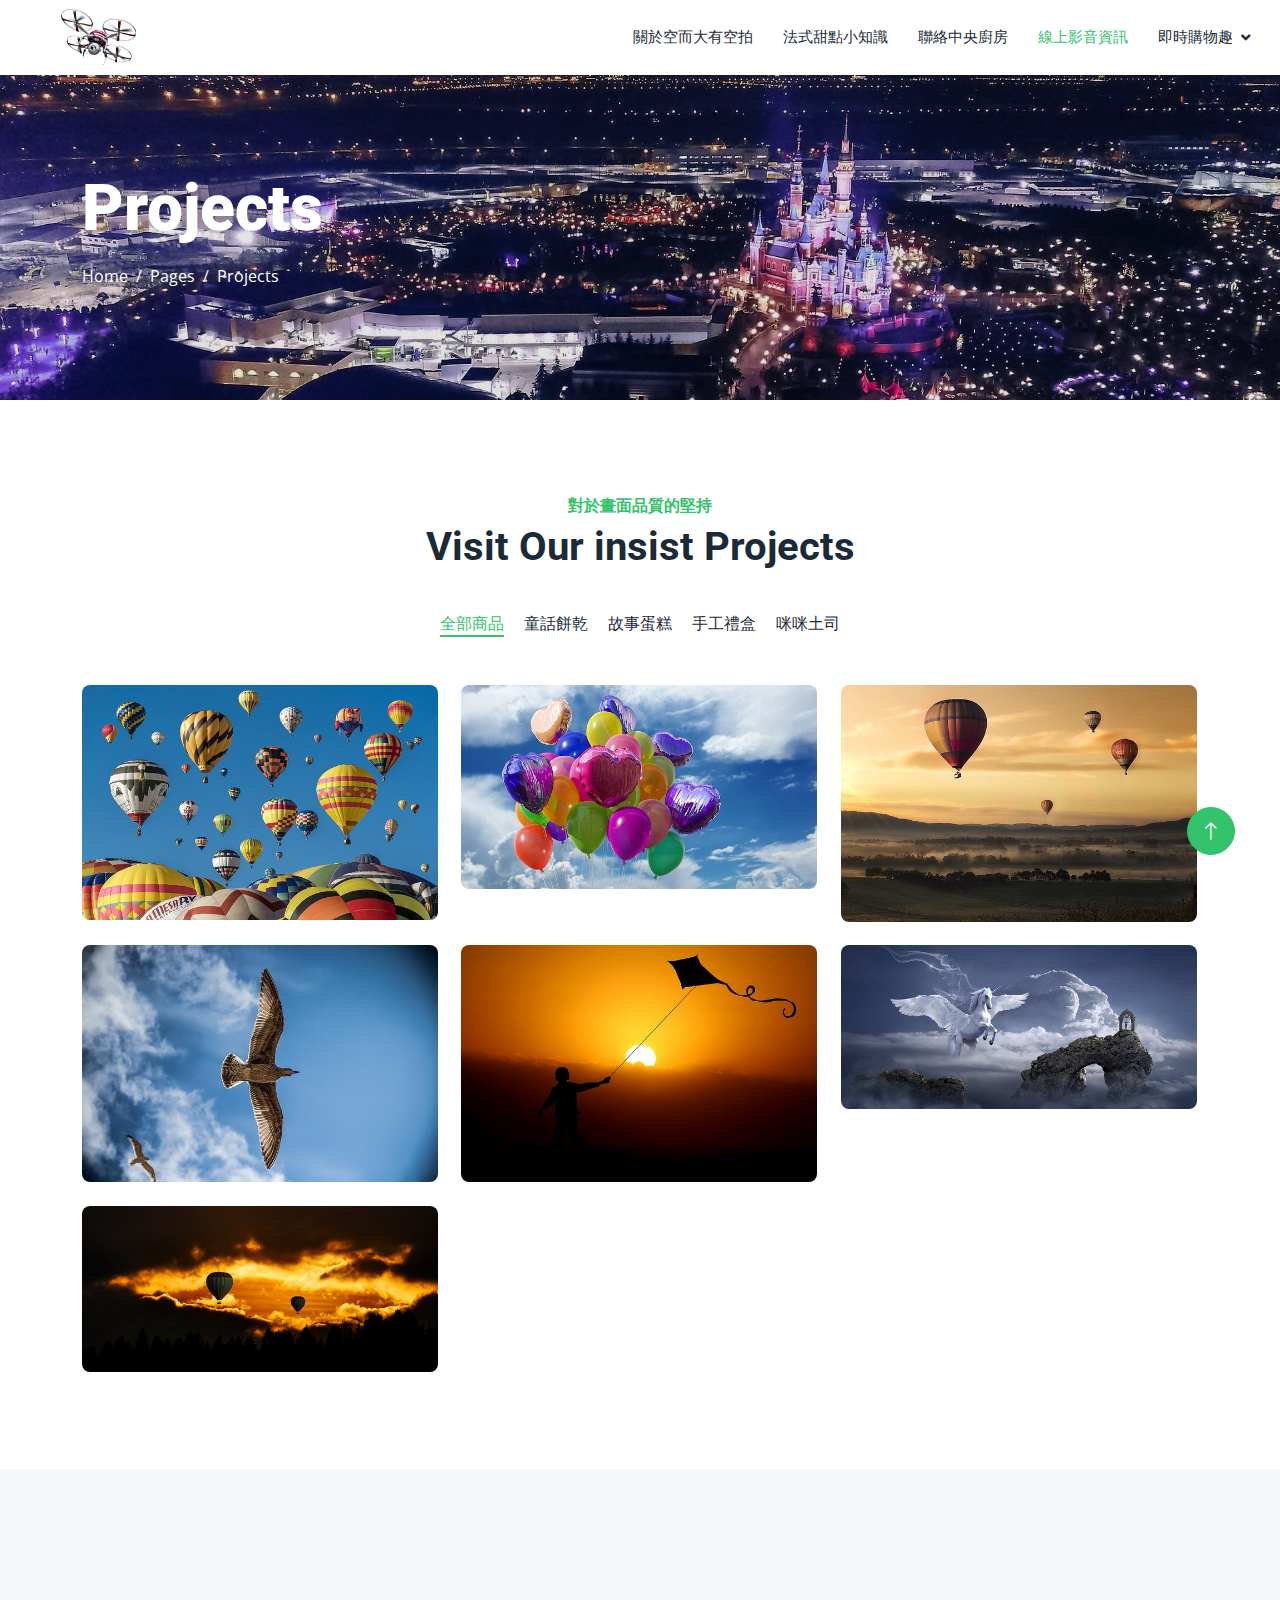
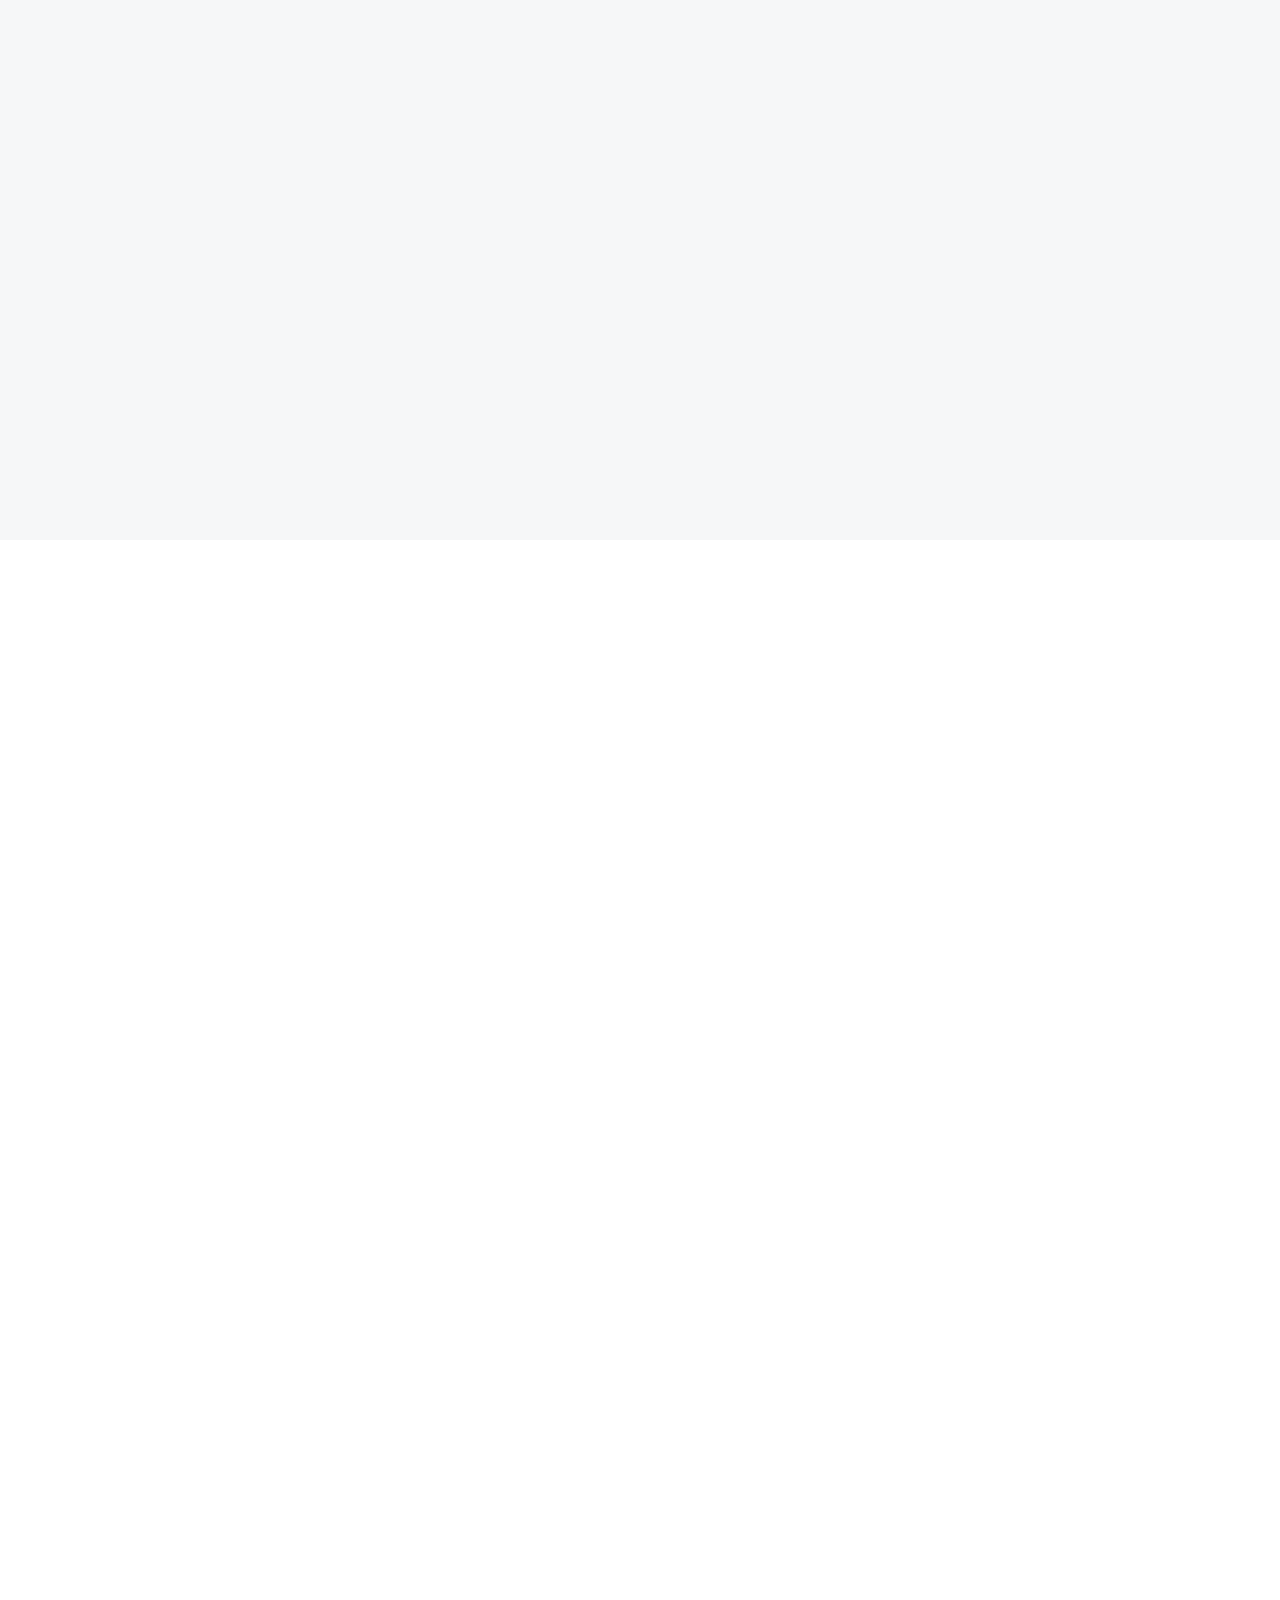
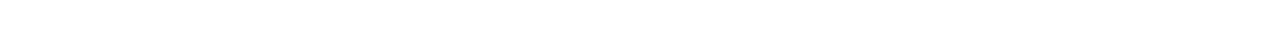
<file: 00video.html>
<!DOCTYPE html>
<html lang="en">

<head>
    <meta charset="utf-8">
    <title>空拍 - 上帝視角</title>
    <meta content="width=device-width, initial-scale=1.0" name="viewport">
    <meta content="" name="keywords">
    <meta content="" name="description">

    <!-- Favicon | step 20, -->
    <link href="./img/favicon.svg" rel="icon">

    <!-- Google Web Fonts -->
    <link rel="preconnect" href="https://fonts.googleapis.com">
    <link rel="preconnect" href="https://fonts.gstatic.com" crossorigin>
    <link href="https://fonts.googleapis.com/css2?family=Open+Sans:wght@400;500&family=Roboto:wght@500;700;900&display=swap" rel="stylesheet"> 

    <!-- Icon Font Stylesheet -->
    <link href="https://cdnjs.cloudflare.com/ajax/libs/font-awesome/5.10.0/css/all.min.css" rel="stylesheet">
    <link href="https://cdn.jsdelivr.net/npm/bootstrap-icons@1.4.1/font/bootstrap-icons.css" rel="stylesheet">

    <!-- Libraries Stylesheet -->
    <link href="lib/animate/animate.min.css" rel="stylesheet">
    <link href="lib/owlcarousel/assets/owl.carousel.min.css" rel="stylesheet">
    <link href="lib/lightbox/css/lightbox.min.css" rel="stylesheet">

    <!-- Customized Bootstrap Stylesheet -->
    <link href="css/bootstrap.min.css" rel="stylesheet">

    <!-- Template Stylesheet -->
    <link href="css/style.css" rel="stylesheet">
</head>

<body>
    <!-- Spinner Start | 旋轉器 -->
    <div id="spinner" class="show bg-white position-fixed translate-middle w-100 vh-100 top-50 start-50 d-flex align-items-center justify-content-center">
        <div class="spinner-border text-primary" style="width: 3rem; height: 3rem;" role="status">
            <span class="sr-only">Loading...</span>
        </div>
    </div>
    <!-- Spinner End -->


    <!-- Topbar Start | step 04 (remark) -->
    <!-- <div class="container-fluid bg-dark p-0">
        <div class="row gx-0 d-none d-lg-flex">
            <div class="col-lg-7 px-5 text-start">
                <div class="h-100 d-inline-flex align-items-center me-4">
                    <small class="fa fa-map-marker-alt text-primary me-2"></small>
                    <small>123 Street, New York, USA</small>
                </div>
                <div class="h-100 d-inline-flex align-items-center">
                    <small class="far fa-clock text-primary me-2"></small>
                    <small>Mon - Fri : 09.00 AM - 09.00 PM</small>
                </div>
            </div>
            <div class="col-lg-5 px-5 text-end">
                <div class="h-100 d-inline-flex align-items-center me-4">
                    <small class="fa fa-phone-alt text-primary me-2"></small>
                    <small>+012 345 6789</small>
                </div>
                <div class="h-100 d-inline-flex align-items-center mx-n2">
                    <a class="btn btn-square btn-link rounded-0 border-0 border-end border-secondary" href=""><i class="fab fa-facebook-f"></i></a>
                    <a class="btn btn-square btn-link rounded-0 border-0 border-end border-secondary" href=""><i class="fab fa-twitter"></i></a>
                    <a class="btn btn-square btn-link rounded-0 border-0 border-end border-secondary" href=""><i class="fab fa-linkedin-in"></i></a>
                    <a class="btn btn-square btn-link rounded-0" href=""><i class="fab fa-instagram"></i></a>
                </div>
            </div>
        </div>
    </div> -->
    <!-- Topbar End -->


    <!-- Navbar Start | step 03* (include 01, 02), step 07*, step 10* (include 08, 09), 21, -->
    <nav class="navbar navbar-expand-lg bg-white navbar-light sticky-top p-0">
        <a href="./index.html" class="navbar-brand d-flex align-items-center px-4 px-lg-5">
            <!-- <h2 class="m-0 text-primary">Solartec</h2> -->
            <img src="./img/brand1.png" alt="" height="100%">
        </a>
        <button type="button" class="navbar-toggler me-4" data-bs-toggle="collapse" data-bs-target="#navbarCollapse">
            <span class="navbar-toggler-icon"></span>
        </button>
        <div class="collapse navbar-collapse" id="navbarCollapse">
            <div class="navbar-nav ms-auto p-4 p-lg-0">
                <!-- <a href="./index.html" class="nav-item nav-link">Home</a> -->
                <a href="./00about.html" class="nav-item nav-link">關於空而大有空拍</a>
                <a href="./00knowledge.html" class="nav-item nav-link">法式甜點小知識</a>
                <a href="./00contact.html" class="nav-item nav-link">聯絡中央廚房</a>
                <a href="./00video.html" class="nav-item nav-link active">線上影音資訊</a>
                <div class="nav-item dropdown">
                    <a href="#" class="nav-link dropdown-toggle" data-bs-toggle="dropdown">即時購物趣</a>
                    <div class="dropdown-menu bg-light m-0">
                        <a href="./00fresh.html" class="dropdown-item">本日新鮮貨</a>
                        <a href="./00part.html" class="dropdown-item">熱門伴手禮</a>
                        <!-- <a href="team.html" class="dropdown-item">Our Team</a>
                        <a href="testimonial.html" class="dropdown-item">Testimonial</a>
                        <a href="404.html" class="dropdown-item">404 Page</a> -->
                    </div>
                </div>
                <!-- <a href="contact.html" class="nav-item nav-link">Contact</a> -->
            </div>
            <!-- <a href="" class="btn btn-primary rounded-0 py-4 px-lg-5 d-none d-lg-block">Get A Quote<i class="fa fa-arrow-right ms-3"></i></a> -->
        </div>
    </nav>
    <!-- Navbar End -->


    <!-- Page Header Start -->
    <div class="container-fluid page-header py-5 mb-5">
        <div class="container py-5">
            <h1 class="display-3 text-white mb-3 animated slideInDown">Projects</h1>
            <nav aria-label="breadcrumb animated slideInDown">
                <ol class="breadcrumb">
                    <li class="breadcrumb-item"><a class="text-white" href="#">Home</a></li>
                    <li class="breadcrumb-item"><a class="text-white" href="#">Pages</a></li>
                    <li class="breadcrumb-item text-white active" aria-current="page">Projects</li>
                </ol>
            </nav>
        </div>
    </div>
    <!-- Page Header End -->


    <!-- Projects Start | step 18, -->
    <div class="container-xxl py-5">
        <div class="container">
            <div class="text-center mx-auto mb-5 wow fadeInUp" data-wow-delay="0.1s" style="max-width: 600px;">
                <h6 class="text-primary">對於畫面品質的堅持</h6>
                <h1 class="mb-4">Visit Our insist Projects</h1>
            </div>
            <div class="row mt-n2 wow fadeInUp" data-wow-delay="0.3s">
                <div class="col-12 text-center">
                    <ul class="list-inline mb-5" id="portfolio-flters">
                        <li class="mx-2 active" data-filter="*">全部商品</li>
                        <li class="mx-2" data-filter=".first">童話餅乾</li>
                        <li class="mx-2" data-filter=".second">故事蛋糕</li>
                        <li class="mx-2" data-filter=".third">手工禮盒</li>
                        <li class="mx-2" data-filter=".fourth">咪咪土司</li>
                    </ul>
                </div>
            </div>
            <div class="row g-4 portfolio-container wow fadeInUp" data-wow-delay="0.5s">
                <div class="col-lg-4 col-md-6 portfolio-item first">
                    <div class="portfolio-img rounded overflow-hidden">
                        <img class="img-fluid" src="./img/air1.jpg" alt="">
                        <div class="portfolio-btn">
                            <a class="btn btn-lg-square btn-outline-light rounded-circle mx-1" href="./img/air1.jpg" data-lightbox="portfolio"><i class="fa fa-eye"></i></a>
                            <!-- <a class="btn btn-lg-square btn-outline-light rounded-circle mx-1" href=""><i class="fa fa-link"></i></a> -->
                        </div>
                    </div>
                    <!-- <div class="pt-3">
                        <p class="text-primary mb-0">Solar Panels</p>
                        <hr class="text-primary w-25 my-2">
                        <h5 class="lh-base">We Are pioneers of solar & renewable energy industry</h5>
                    </div> -->
                </div>
                <div class="col-lg-4 col-md-6 portfolio-item second">
                    <div class="portfolio-img rounded overflow-hidden">
                        <img class="img-fluid" src="./img/air2.jpg" alt="">
                        <div class="portfolio-btn">
                            <a class="btn btn-lg-square btn-outline-light rounded-circle mx-1" href="./img/air2.jpg" data-lightbox="portfolio"><i class="fa fa-eye"></i></a>
                            <!-- <a class="btn btn-lg-square btn-outline-light rounded-circle mx-1" href=""><i class="fa fa-link"></i></a> -->
                        </div>
                    </div>
                    <!-- <div class="pt-3">
                        <p class="text-primary mb-0">Wind Turbines</p>
                        <hr class="text-primary w-25 my-2">
                        <h5 class="lh-base">We Are pioneers of solar & renewable energy industry</h5>
                    </div> -->
                </div>
                <div class="col-lg-4 col-md-6 portfolio-item third">
                    <div class="portfolio-img rounded overflow-hidden">
                        <img class="img-fluid" src="./img/air3.jpg" alt="">
                        <div class="portfolio-btn">
                            <a class="btn btn-lg-square btn-outline-light rounded-circle mx-1" href="./img/air3.jpg" data-lightbox="portfolio"><i class="fa fa-eye"></i></a>
                            <!-- <a class="btn btn-lg-square btn-outline-light rounded-circle mx-1" href=""><i class="fa fa-link"></i></a> -->
                        </div>
                    </div>
                    <!-- <div class="pt-3">
                        <p class="text-primary mb-0">Hydropower Plants</p>
                        <hr class="text-primary w-25 my-2">
                        <h5 class="lh-base">We Are pioneers of solar & renewable energy industry</h5>
                    </div> -->
                </div>
                <div class="col-lg-4 col-md-6 portfolio-item first">
                    <div class="portfolio-img rounded overflow-hidden">
                        <img class="img-fluid" src="./img/air4.jpg" alt="">
                        <div class="portfolio-btn">
                            <a class="btn btn-lg-square btn-outline-light rounded-circle mx-1" href="./img/air4.jpg" data-lightbox="portfolio"><i class="fa fa-eye"></i></a>
                            <!-- <a class="btn btn-lg-square btn-outline-light rounded-circle mx-1" href=""><i class="fa fa-link"></i></a> -->
                        </div>
                    </div>
                    <!-- <div class="pt-3">
                        <p class="text-primary mb-0">Solar Panels</p>
                        <hr class="text-primary w-25 my-2">
                        <h5 class="lh-base">We Are pioneers of solar & renewable energy industry</h5>
                    </div> -->
                </div>
                <div class="col-lg-4 col-md-6 portfolio-item second">
                    <div class="portfolio-img rounded overflow-hidden">
                        <img class="img-fluid" src="./img/air5.jpg" alt="">
                        <div class="portfolio-btn">
                            <a class="btn btn-lg-square btn-outline-light rounded-circle mx-1" href="./img/air5.jpg" data-lightbox="portfolio"><i class="fa fa-eye"></i></a>
                            <!-- <a class="btn btn-lg-square btn-outline-light rounded-circle mx-1" href=""><i class="fa fa-link"></i></a> -->
                        </div>
                    </div>
                    <!-- <div class="pt-3">
                        <p class="text-primary mb-0">Wind Turbines</p>
                        <hr class="text-primary w-25 my-2">
                        <h5 class="lh-base">We Are pioneers of solar & renewable energy industry</h5>
                    </div> -->
                </div>
                <div class="col-lg-4 col-md-6 portfolio-item third">
                    <div class="portfolio-img rounded overflow-hidden">
                        <img class="img-fluid" src="./img/air6.jpg" alt="">
                        <div class="portfolio-btn">
                            <a class="btn btn-lg-square btn-outline-light rounded-circle mx-1" href="./img/air6.jpg" data-lightbox="portfolio"><i class="fa fa-eye"></i></a>
                            <!-- <a class="btn btn-lg-square btn-outline-light rounded-circle mx-1" href=""><i class="fa fa-link"></i></a> -->
                        </div>
                    </div>
                    <!-- <div class="pt-3">
                        <p class="text-primary mb-0">Hydropower Plants</p>
                        <hr class="text-primary w-25 my-2">
                        <h5 class="lh-base">We Are pioneers of solar & renewable energy industry</h5>
                    </div> -->
                </div>
                <div class="col-lg-4 col-md-6 portfolio-item fourth">
                    <div class="portfolio-img rounded overflow-hidden">
                        <img class="img-fluid" src="./img/air7.jpg" alt="">
                        <div class="portfolio-btn">
                            <a class="btn btn-lg-square btn-outline-light rounded-circle mx-1" href="./img/air7.jpg" data-lightbox="portfolio"><i class="fa fa-eye"></i></a>
                            <!-- <a class="btn btn-lg-square btn-outline-light rounded-circle mx-1" href=""><i class="fa fa-link"></i></a> -->
                        </div>
                    </div>
                    <!-- <div class="pt-3">
                        <p class="text-primary mb-0">Hydropower Plants</p>
                        <hr class="text-primary w-25 my-2">
                        <h5 class="lh-base">We Are pioneers of solar & renewable energy industry</h5>
                    </div> -->
                </div>
            </div>
        </div>
    </div>
    <!-- Projects End -->


    <!-- Quote Start -->
    <div class="container-fluid bg-light overflow-hidden my-5 px-lg-0">
        <div class="container quote px-lg-0">
            <div class="row g-0 mx-lg-0">
                <div class="col-lg-6 ps-lg-0 wow fadeIn" data-wow-delay="0.1s" style="min-height: 400px;">
                    <div class="position-relative h-100">
                        <img class="position-absolute img-fluid w-100 h-100" src="img/quote.jpg" style="object-fit: cover;" alt="">
                    </div>
                </div>
                <div class="col-lg-6 quote-text py-5 wow fadeIn" data-wow-delay="0.5s">
                    <div class="p-lg-5 pe-lg-0">
                        <h6 class="text-primary">Free Quote</h6>
                        <h1 class="mb-4">Get A Free Quote</h1>
                        <p class="mb-4 pb-2">Tempor erat elitr rebum at clita. Diam dolor diam ipsum sit. Aliqu diam amet diam et eos. Clita erat ipsum et lorem et sit, sed stet lorem sit clita duo justo erat amet</p>
                        <form>
                            <div class="row g-3">
                                <div class="col-12 col-sm-6">
                                    <input type="text" class="form-control border-0" placeholder="Your Name" style="height: 55px;">
                                </div>
                                <div class="col-12 col-sm-6">
                                    <input type="email" class="form-control border-0" placeholder="Your Email" style="height: 55px;">
                                </div>
                                <div class="col-12 col-sm-6">
                                    <input type="text" class="form-control border-0" placeholder="Your Mobile" style="height: 55px;">
                                </div>
                                <div class="col-12 col-sm-6">
                                    <select class="form-select border-0" style="height: 55px;">
                                        <option selected>Select A Service</option>
                                        <option value="1">Service 1</option>
                                        <option value="2">Service 2</option>
                                        <option value="3">Service 3</option>
                                    </select>
                                </div>
                                <div class="col-12">
                                    <textarea class="form-control border-0" placeholder="Special Note"></textarea>
                                </div>
                                <div class="col-12">
                                    <button class="btn btn-primary rounded-pill py-3 px-5" type="submit">Submit</button>
                                </div>
                            </div>
                        </form>
                    </div>
                </div>
            </div>
        </div>
    </div>
    <!-- Quote End -->


    <!-- Testimonial Start -->
    <div class="container-xxl py-5">
        <div class="container">
            <div class="text-center mx-auto mb-5 wow fadeInUp" data-wow-delay="0.1s" style="max-width: 600px;">
                <h6 class="text-primary">Testimonial</h6>
                <h1 class="mb-4">What Our Clients Say!</h1>
            </div>
            <div class="owl-carousel testimonial-carousel wow fadeInUp" data-wow-delay="0.1s">
                <div class="testimonial-item text-center">
                    <div class="testimonial-img position-relative">
                        <img class="img-fluid rounded-circle mx-auto mb-5" src="img/testimonial-1.jpg">
                        <div class="btn-square bg-primary rounded-circle">
                            <i class="fa fa-quote-left text-white"></i>
                        </div>
                    </div>
                    <div class="testimonial-text text-center rounded p-4">
                        <p>Clita clita tempor justo dolor ipsum amet kasd amet duo justo duo duo labore sed sed. Magna ut diam sit et amet stet eos sed clita erat magna elitr erat sit sit erat at rebum justo sea clita.</p>
                        <h5 class="mb-1">Client Name</h5>
                        <span class="fst-italic">Profession</span>
                    </div>
                </div>
                <div class="testimonial-item text-center">
                    <div class="testimonial-img position-relative">
                        <img class="img-fluid rounded-circle mx-auto mb-5" src="img/testimonial-2.jpg">
                        <div class="btn-square bg-primary rounded-circle">
                            <i class="fa fa-quote-left text-white"></i>
                        </div>
                    </div>
                    <div class="testimonial-text text-center rounded p-4">
                        <p>Clita clita tempor justo dolor ipsum amet kasd amet duo justo duo duo labore sed sed. Magna ut diam sit et amet stet eos sed clita erat magna elitr erat sit sit erat at rebum justo sea clita.</p>
                        <h5 class="mb-1">Client Name</h5>
                        <span class="fst-italic">Profession</span>
                    </div>
                </div>
                <div class="testimonial-item text-center">
                    <div class="testimonial-img position-relative">
                        <img class="img-fluid rounded-circle mx-auto mb-5" src="img/testimonial-3.jpg">
                        <div class="btn-square bg-primary rounded-circle">
                            <i class="fa fa-quote-left text-white"></i>
                        </div>
                    </div>
                    <div class="testimonial-text text-center rounded p-4">
                        <p>Clita clita tempor justo dolor ipsum amet kasd amet duo justo duo duo labore sed sed. Magna ut diam sit et amet stet eos sed clita erat magna elitr erat sit sit erat at rebum justo sea clita.</p>
                        <h5 class="mb-1">Client Name</h5>
                        <span class="fst-italic">Profession</span>
                    </div>
                </div>
            </div>
        </div>
    </div>
    <!-- Testimonial End -->
        

    <!-- Footer Start | step 14* (include 13), -->
    <div class="container-fluid bg-dark text-body footer mt-5 pt-5 wow fadeIn" data-wow-delay="0.1s">
        <div class="container py-5">
            <div class="row g-5">
                <div class="col-lg-4 col-md-6">
                    <h5 class="text-white mb-4">我們的故事</h5>
                    <a class="btn btn-link" href="">品牌故事</a>
                    <a class="btn btn-link" href="">產品介紹</a>
                    <a class="btn btn-link" href="">空拍小教室</a>
                    <a class="btn btn-link" href="">最新產品</a>
                    <a class="btn btn-link" href="">隱私權條款</a>
                </div>
                <div class="col-lg-4 col-md-6">
                    <h5 class="text-white mb-4">店鋪資訊</h5>
                    <p class="mb-2"><i class="fa fa-map-marker-alt me-3"></i>高雄市三民區博愛路</p>
                    <p class="mb-2"><i class="fa fa-phone-alt me-3"></i>(07) 313 - 1313</p>
                    <p class="mb-2"><i class="fa fa-envelope me-3"></i>peterchang72@gmail.com</p>
                </div>
                <!-- <div class="col-lg-3 col-md-6">
                    <h5 class="text-white mb-4">Project Gallery</h5>
                    <div class="row g-2">
                        <div class="col-4">
                            <img class="img-fluid rounded" src="img/gallery-1.jpg" alt="">
                        </div>
                        <div class="col-4">
                            <img class="img-fluid rounded" src="img/gallery-2.jpg" alt="">
                        </div>
                        <div class="col-4">
                            <img class="img-fluid rounded" src="img/gallery-3.jpg" alt="">
                        </div>
                        <div class="col-4">
                            <img class="img-fluid rounded" src="img/gallery-4.jpg" alt="">
                        </div>
                        <div class="col-4">
                            <img class="img-fluid rounded" src="img/gallery-5.jpg" alt="">
                        </div>
                        <div class="col-4">
                            <img class="img-fluid rounded" src="img/gallery-6.jpg" alt="">
                        </div>
                    </div>
                </div> -->
                <div class="col-lg-4 col-md-6">
                    <h5 class="text-white mb-4">訊息公告</h5>
                    <p>假裝放一張圖</p>
                    <div class="position-relative mx-auto" style="max-width: 400px;">
                        <!-- <input class="form-control border-0 w-100 py-3 ps-4 pe-5" type="text" placeholder="Your email">
                        <button type="button" class="btn btn-primary py-2 position-absolute top-0 end-0 mt-2 me-2">SignUp</button> -->
                    </div>
                    <div class="d-flex pt-2">
                        <a class="btn btn-square btn-outline-light btn-social" href=""><i class="fab fa-google"></i></a>
                        <a class="btn btn-square btn-outline-light btn-social" href=""><i class="fab fa-facebook-f"></i></a>
                        <a class="btn btn-square btn-outline-light btn-social" href=""><i class="fab fa-youtube"></i></a>
                        <a class="btn btn-square btn-outline-light btn-social" href=""><i class="fab fa-linkedin-in"></i></a>
                    </div>
                </div>
            </div>
        </div>
        <div class="container">
            <div class="copyright">
                <div class="row">
                    <div class="col-md-6 text-center text-md-start mb-3 mb-md-0">
                        &copy; <a href="#">空而大有空拍</a>, All Right Reserved.
                    </div>
                    <div class="col-md-6 text-center text-md-end">
                        <!--/*** This template is free as long as you keep the footer author’s credit link/attribution link/backlink. If you'd like to use the template without the footer author’s credit link/attribution link/backlink, you can purchase the Credit Removal License from "https://htmlcodex.com/credit-removal". Thank you for your support. ***/-->
                        Designed By <a href="https://htmlcodex.com">Peter Chang</a><br>
                        <!-- Distributed By: <a href="https://themewagon.com" target="_blank">ThemeWagon</a> -->
                    </div>
                </div>
            </div>
        </div>
    </div>
    <!-- Footer End -->


    <!-- Back to Top -->
    <a href="#" class="btn btn-lg btn-primary btn-lg-square rounded-circle back-to-top"><i class="bi bi-arrow-up"></i></a>


    <!-- JavaScript Libraries -->
    <script src="https://code.jquery.com/jquery-3.4.1.min.js"></script>
    <script src="https://cdn.jsdelivr.net/npm/bootstrap@5.0.0/dist/js/bootstrap.bundle.min.js"></script>
    <script src="lib/wow/wow.min.js"></script>
    <script src="lib/easing/easing.min.js"></script>
    <script src="lib/waypoints/waypoints.min.js"></script>
    <script src="lib/counterup/counterup.min.js"></script>
    <script src="lib/owlcarousel/owl.carousel.min.js"></script>
    <script src="lib/isotope/isotope.pkgd.min.js"></script>
    <script src="lib/lightbox/js/lightbox.min.js"></script>

    <!-- Template Javascript -->
    <script src="js/main.js"></script>
</body>

</html>
</file>
<file: css/style.css>
/********** Template CSS **********/
:root {
    --primary: #32C36C;
    --light: #F6F7F8;
    --dark: #1A2A36;
}

.fw-medium {
    font-weight: 500 !important;
}

.fw-bold {
    font-weight: 700 !important;
}

.fw-black {
    font-weight: 900 !important;
}

.back-to-top {
    position: fixed;
    display: none;
    right: 45px;
    bottom: 45px;
    z-index: 99;
}


/*** Spinner ***/
#spinner {
    opacity: 0;
    visibility: hidden;
    transition: opacity .5s ease-out, visibility 0s linear .5s;
    z-index: 99999;
}

#spinner.show {
    transition: opacity .5s ease-out, visibility 0s linear 0s;
    visibility: visible;
    opacity: 1;
}


/*** Button ***/
.btn {
    font-weight: 500;
    transition: .5s;
}

.btn.btn-primary,
.btn.btn-outline-primary:hover {
    color: #FFFFFF;
}

.btn-square {
    width: 38px;
    height: 38px;
}

.btn-sm-square {
    width: 32px;
    height: 32px;
}

.btn-lg-square {
    width: 48px;
    height: 48px;
}

.btn-square,
.btn-sm-square,
.btn-lg-square {
    padding: 0;
    display: flex;
    align-items: center;
    justify-content: center;
    font-weight: normal;
}

/*** Navbar ***/
.navbar.sticky-top {
    top: -100px;
    transition: .5s;
}

.navbar .navbar-brand,
.navbar a.btn {
    height: 75px;
}

.navbar .navbar-nav .nav-link {
    margin-right: 30px;
    padding: 25px 0;
    color: var(--dark);
    font-size: 15px;
    font-weight: 500;
    text-transform: uppercase;
    outline: none;
}

.navbar .navbar-nav .nav-link:hover,
.navbar .navbar-nav .nav-link.active {
    color: var(--primary);
}

.navbar .dropdown-toggle::after {
    border: none;
    content: "\f107";
    font-family: "Font Awesome 5 Free";
    font-weight: 900;
    vertical-align: middle;
    margin-left: 8px;
}

@media (max-width: 991.98px) {
    .navbar .navbar-nav .nav-link  {
        margin-right: 0;
        padding: 10px 0;
    }

    .navbar .navbar-nav {
        border-top: 1px solid #EEEEEE;
    }
}

@media (min-width: 992px) {
    .navbar .nav-item .dropdown-menu {
        display: block;
        border: none;
        margin-top: 0;
        top: 150%;
        opacity: 0;
        visibility: hidden;
        transition: .5s;
    }

    .navbar .nav-item:hover .dropdown-menu {
        top: 100%;
        visibility: visible;
        transition: .5s;
        opacity: 1;
    }
}


/*** Header ***/
.owl-carousel-inner {
    position: absolute;
    width: 100%;
    height: 100%;
    top: 0;
    left: 0;
    display: flex;
    align-items: center;
    background: rgba(0, 0, 0, .1);
}

@media (max-width: 768px) {
    .header-carousel .owl-carousel-item {
        position: relative;
        min-height: 500px;
    }

    .header-carousel .owl-carousel-item img {
        position: absolute;
        width: 100%;
        height: 100%;
        object-fit: cover;
    }

    .header-carousel .owl-carousel-item p {
        font-size: 16px !important;
    }
}

.header-carousel .owl-dots {
    position: absolute;
    width: 60px;
    height: 100%;
    top: 0;
    right: 30px;
    display: flex;
    flex-direction: column;
    align-items: center;
    justify-content: center;
}

.header-carousel .owl-dots .owl-dot {
    position: relative;
    width: 45px;
    height: 45px;
    margin: 5px 0;
    background: #FFFFFF;
    box-shadow: 0 0 30px rgba(255, 255, 255, .9);
    border-radius: 45px;
    transition: .5s;
}

.header-carousel .owl-dots .owl-dot.active {
    width: 60px;
    height: 60px;
}

.header-carousel .owl-dots .owl-dot img {
    position: absolute;
    width: 100%;
    height: 100%;
    object-fit: cover;
    padding: 2px;
    border-radius: 45px;
    transition: .5s;
}

.page-header {
    background: linear-gradient(rgba(0, 0, 0, .1), rgba(0, 0, 0, .1)), url(../img/carousel-23.jpg) center center no-repeat;
    background-size: cover;
}

.breadcrumb-item + .breadcrumb-item::before {
    color: var(--light);
}


/*** About ***/
@media (min-width: 992px) {
    .container.about {
        max-width: 100% !important;
    }

    .about-text  {
        padding-right: calc(((100% - 960px) / 2) + .75rem);
    }
}

@media (min-width: 1200px) {
    .about-text  {
        padding-right: calc(((100% - 1140px) / 2) + .75rem);
    }
}

@media (min-width: 1400px) {
    .about-text  {
        padding-right: calc(((100% - 1320px) / 2) + .75rem);
    }
}


/*** Service ***/
.service-item {
    box-shadow: 0 0 45px rgba(0, 0, 0, .08);
}

.service-icon {
    position: relative;
    margin: -50px 0 25px 0;
    width: 100px;
    height: 100px;
    display: flex;
    align-items: center;
    justify-content: center;
    color: var(--primary);
    background: #FFFFFF;
    border-radius: 100px;
    box-shadow: 0 0 45px rgba(0, 0, 0, .08);
    transition: .5s;
}

.service-item:hover .service-icon {
    color: #FFFFFF;
    background: var(--primary);
}


/*** Feature ***/
@media (min-width: 992px) {
    .container.feature {
        max-width: 100% !important;
    }

    .feature-text  {
        padding-left: calc(((100% - 960px) / 2) + .75rem);
    }
}

@media (min-width: 1200px) {
    .feature-text  {
        padding-left: calc(((100% - 1140px) / 2) + .75rem);
    }
}

@media (min-width: 1400px) {
    .feature-text  {
        padding-left: calc(((100% - 1320px) / 2) + .75rem);
    }
}


/*** Project Portfolio ***/
#portfolio-flters li {
    display: inline-block;
    font-weight: 500;
    color: var(--dark);
    cursor: pointer;
    transition: .5s;
    border-bottom: 2px solid transparent;
}

#portfolio-flters li:hover,
#portfolio-flters li.active {
    color: var(--primary);
    border-color: var(--primary);
}

.portfolio-img {
    position: relative;
}

.portfolio-img::before,
.portfolio-img::after {
    position: absolute;
    content: "";
    width: 0;
    height: 100%;
    top: 0;
    background: var(--dark);
    transition: .5s;
}

.portfolio-img::before {
    left: 50%;
}

.portfolio-img::after {
    right: 50%;
}

.portfolio-item:hover .portfolio-img::before {
    width: 51%;
    left: 0;
}

.portfolio-item:hover .portfolio-img::after {
    width: 51%;
    right: 0;
}

.portfolio-btn {
    position: absolute;
    top: 0;
    left: 0;
    width: 100%;
    height: 100%;
    display: flex;
    align-items: center;
    justify-content: center;
    opacity: 0;
    z-index: 1;
    transition: .5s;
}

.portfolio-item:hover .portfolio-btn {
    opacity: 1;
    transition-delay: .3s;
}


/*** Quote ***/
@media (min-width: 992px) {
    .container.quote {
        max-width: 100% !important;
    }

    .quote-text  {
        padding-right: calc(((100% - 960px) / 2) + .75rem);
    }
}

@media (min-width: 1200px) {
    .quote-text  {
        padding-right: calc(((100% - 1140px) / 2) + .75rem);
    }
}

@media (min-width: 1400px) {
    .quote-text  {
        padding-right: calc(((100% - 1320px) / 2) + .75rem);
    }
}


/*** Team ***/
.team-item {
    box-shadow: 0 0 45px rgba(0, 0, 0, .08);
}

.team-item img {
    border-radius: 8px 60px 0 0;
}

.team-item .team-social {
    display: flex;
    flex-direction: column;
    align-items: center;
    justify-content: flex-end;
    background: #FFFFFF;
    transition: .5s;
}


/*** Testimonial ***/
.testimonial-carousel::before {
    position: absolute;
    content: "";
    top: 0;
    left: 0;
    height: 100%;
    width: 0;
    background: linear-gradient(to right, rgba(255, 255, 255, 1) 0%, rgba(255, 255, 255, 0) 100%);
    z-index: 1;
}

.testimonial-carousel::after {
    position: absolute;
    content: "";
    top: 0;
    right: 0;
    height: 100%;
    width: 0;
    background: linear-gradient(to left, rgba(255, 255, 255, 1) 0%, rgba(255, 255, 255, 0) 100%);
    z-index: 1;
}

@media (min-width: 768px) {
    .testimonial-carousel::before,
    .testimonial-carousel::after {
        width: 200px;
    }
}

@media (min-width: 992px) {
    .testimonial-carousel::before,
    .testimonial-carousel::after {
        width: 300px;
    }
}

.testimonial-carousel .owl-nav {
    position: absolute;
    width: 350px;
    top: 20px;
    left: 50%;
    transform: translateX(-50%);
    display: flex;
    justify-content: space-between;
    opacity: 0;
    transition: .5s;
    z-index: 1;
}

.testimonial-carousel:hover .owl-nav {
    width: 300px;
    opacity: 1;
}

.testimonial-carousel .owl-nav .owl-prev,
.testimonial-carousel .owl-nav .owl-next {
    position: relative;
    color: var(--primary);
    font-size: 45px;
    transition: .5s;
}

.testimonial-carousel .owl-nav .owl-prev:hover,
.testimonial-carousel .owl-nav .owl-next:hover {
    color: var(--dark);
}

.testimonial-carousel .testimonial-img img {
    width: 100px;
    height: 100px;
}

.testimonial-carousel .testimonial-img .btn-square {
    position: absolute;
    bottom: -19px;
    left: 50%;
    transform: translateX(-50%);
}

.testimonial-carousel .owl-item .testimonial-text {
    margin-bottom: 30px;
    box-shadow: 0 0 45px rgba(0, 0, 0, .08);
    transform: scale(.8);
    transition: .5s;
}

.testimonial-carousel .owl-item.center .testimonial-text {
    transform: scale(1);
}


/*** Contact ***/
@media (min-width: 992px) {
    .container.contact {
        max-width: 100% !important;
    }

    .contact-text  {
        padding-left: calc(((100% - 960px) / 2) + .75rem);
    }
}

@media (min-width: 1200px) {
    .contact-text  {
        padding-left: calc(((100% - 1140px) / 2) + .75rem);
    }
}

@media (min-width: 1400px) {
    .contact-text  {
        padding-left: calc(((100% - 1320px) / 2) + .75rem);
    }
}


/*** Footer ***/
.footer .btn.btn-social {
    margin-right: 5px;
    color: #9B9B9B;
    border: 1px solid #9B9B9B;
    border-radius: 38px;
    transition: .3s;
}

.footer .btn.btn-social:hover {
    color: var(--primary);
    border-color: var(--light);
}

.footer .btn.btn-link {
    display: block;
    margin-bottom: 5px;
    padding: 0;
    text-align: left;
    color: #9B9B9B;
    font-weight: normal;
    text-transform: capitalize;
    transition: .3s;
}

.footer .btn.btn-link::before {
    position: relative;
    content: "\f105";
    font-family: "Font Awesome 5 Free";
    font-weight: 900;
    margin-right: 10px;
}

.footer .btn.btn-link:hover {
    color: #FFFFFF;
    letter-spacing: 1px;
    box-shadow: none;
}

.footer .copyright {
    padding: 25px 0;
    border-top: 1px solid rgba(256, 256, 256, .1);
}

.footer .copyright a {
    color: var(--light);
}

.footer .copyright a:hover {
    color: var(--primary);
}
</file>
